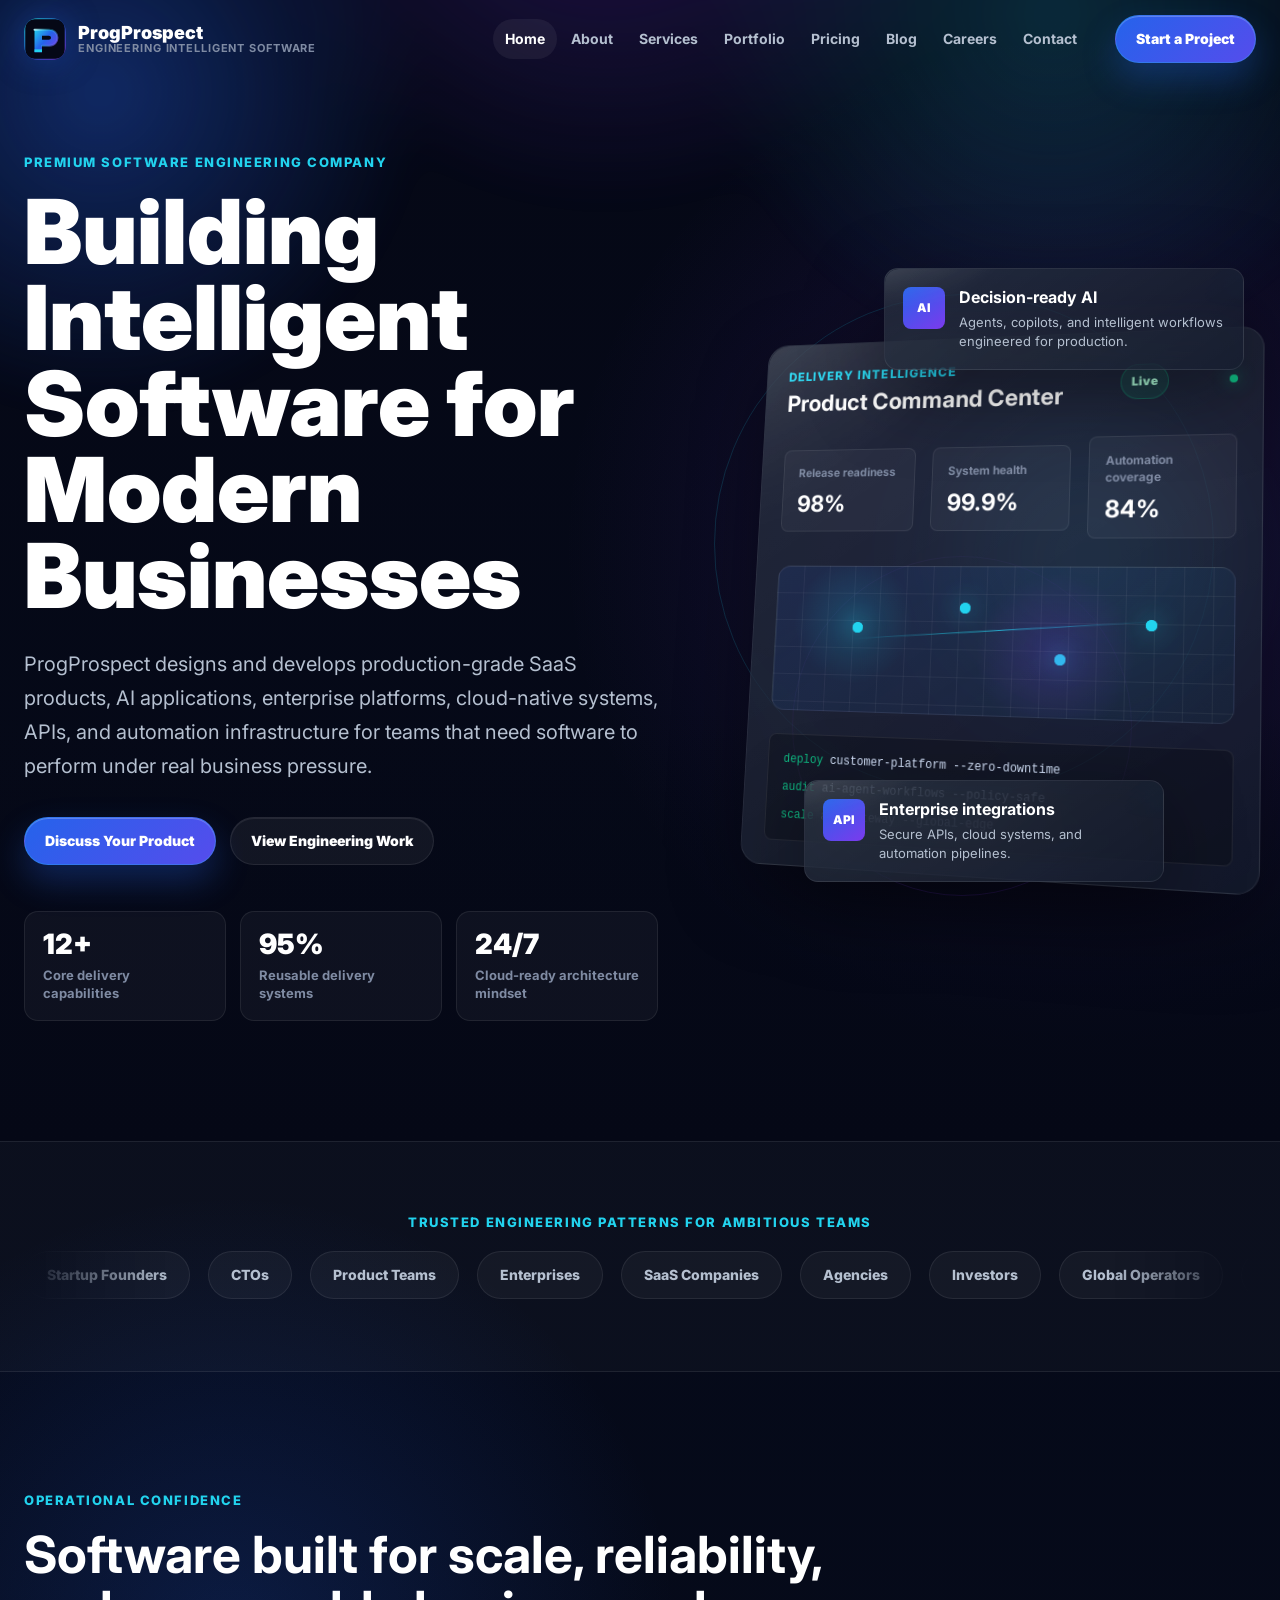
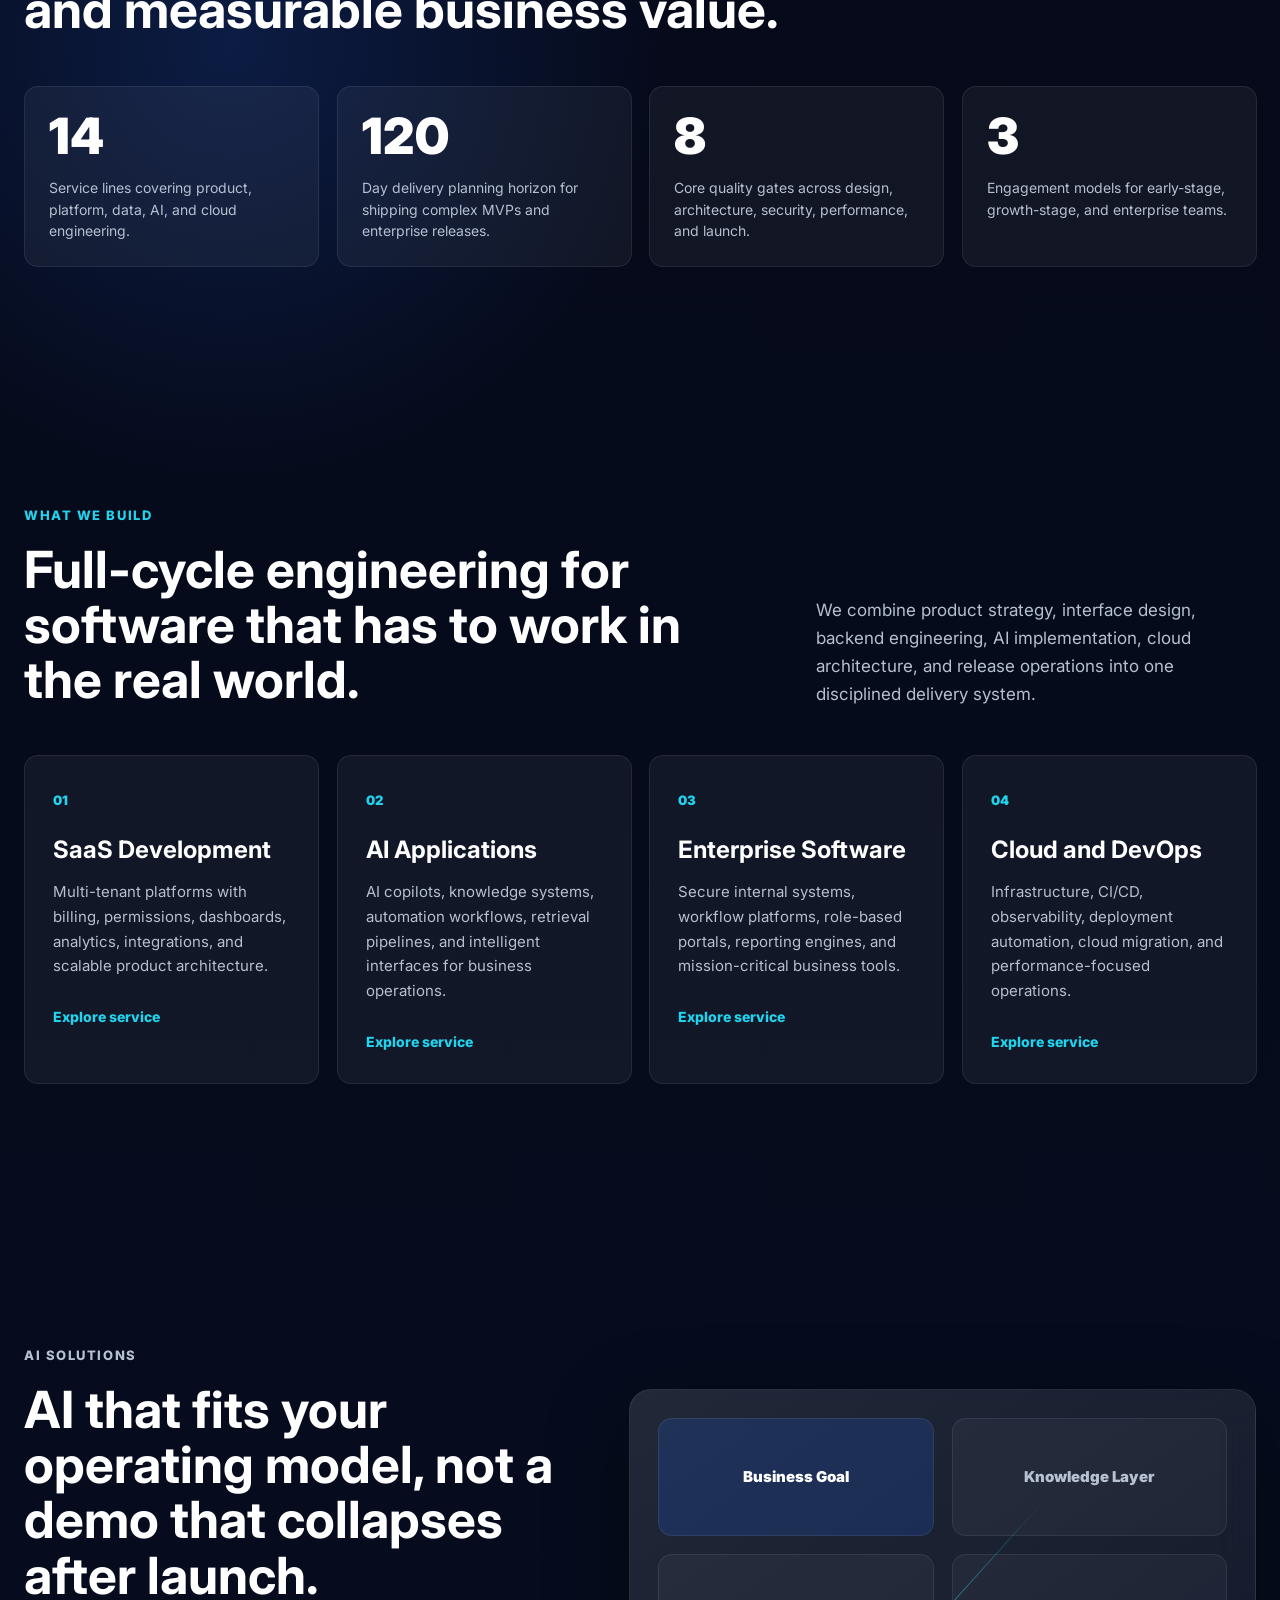
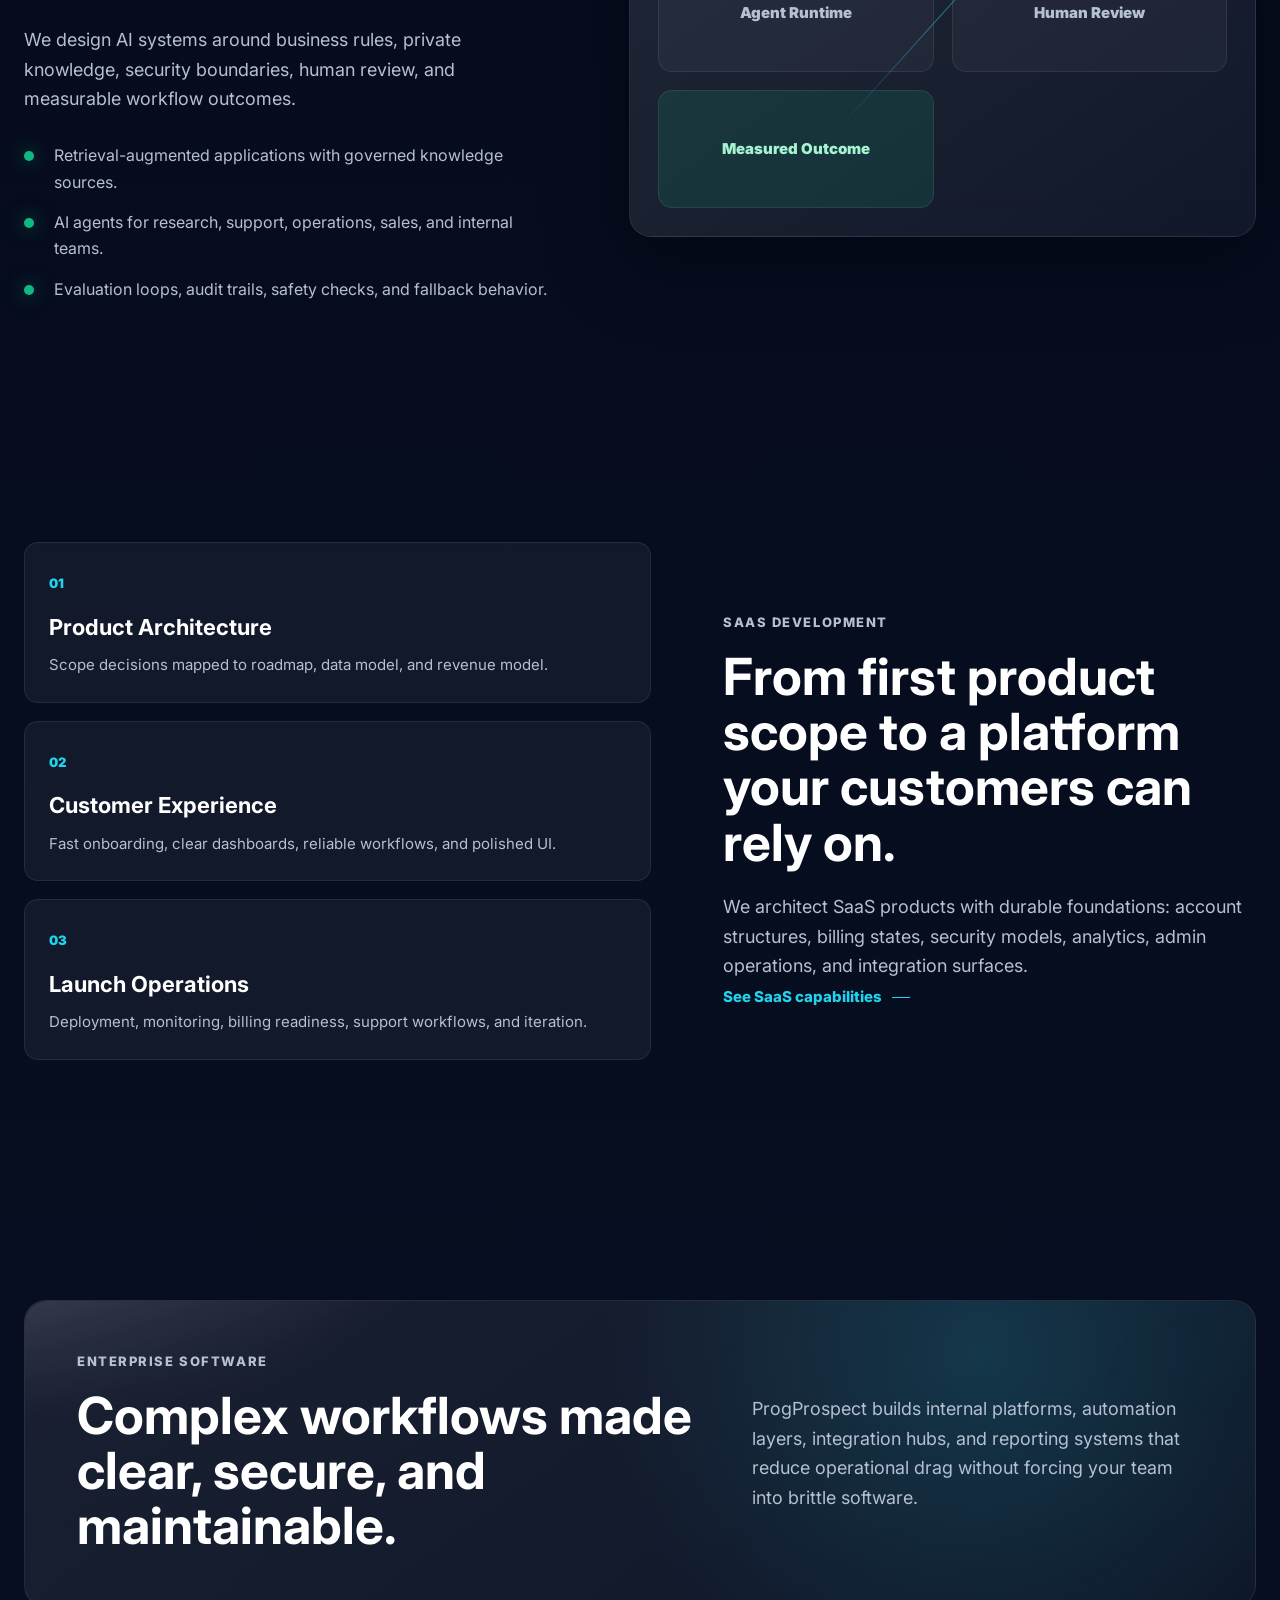
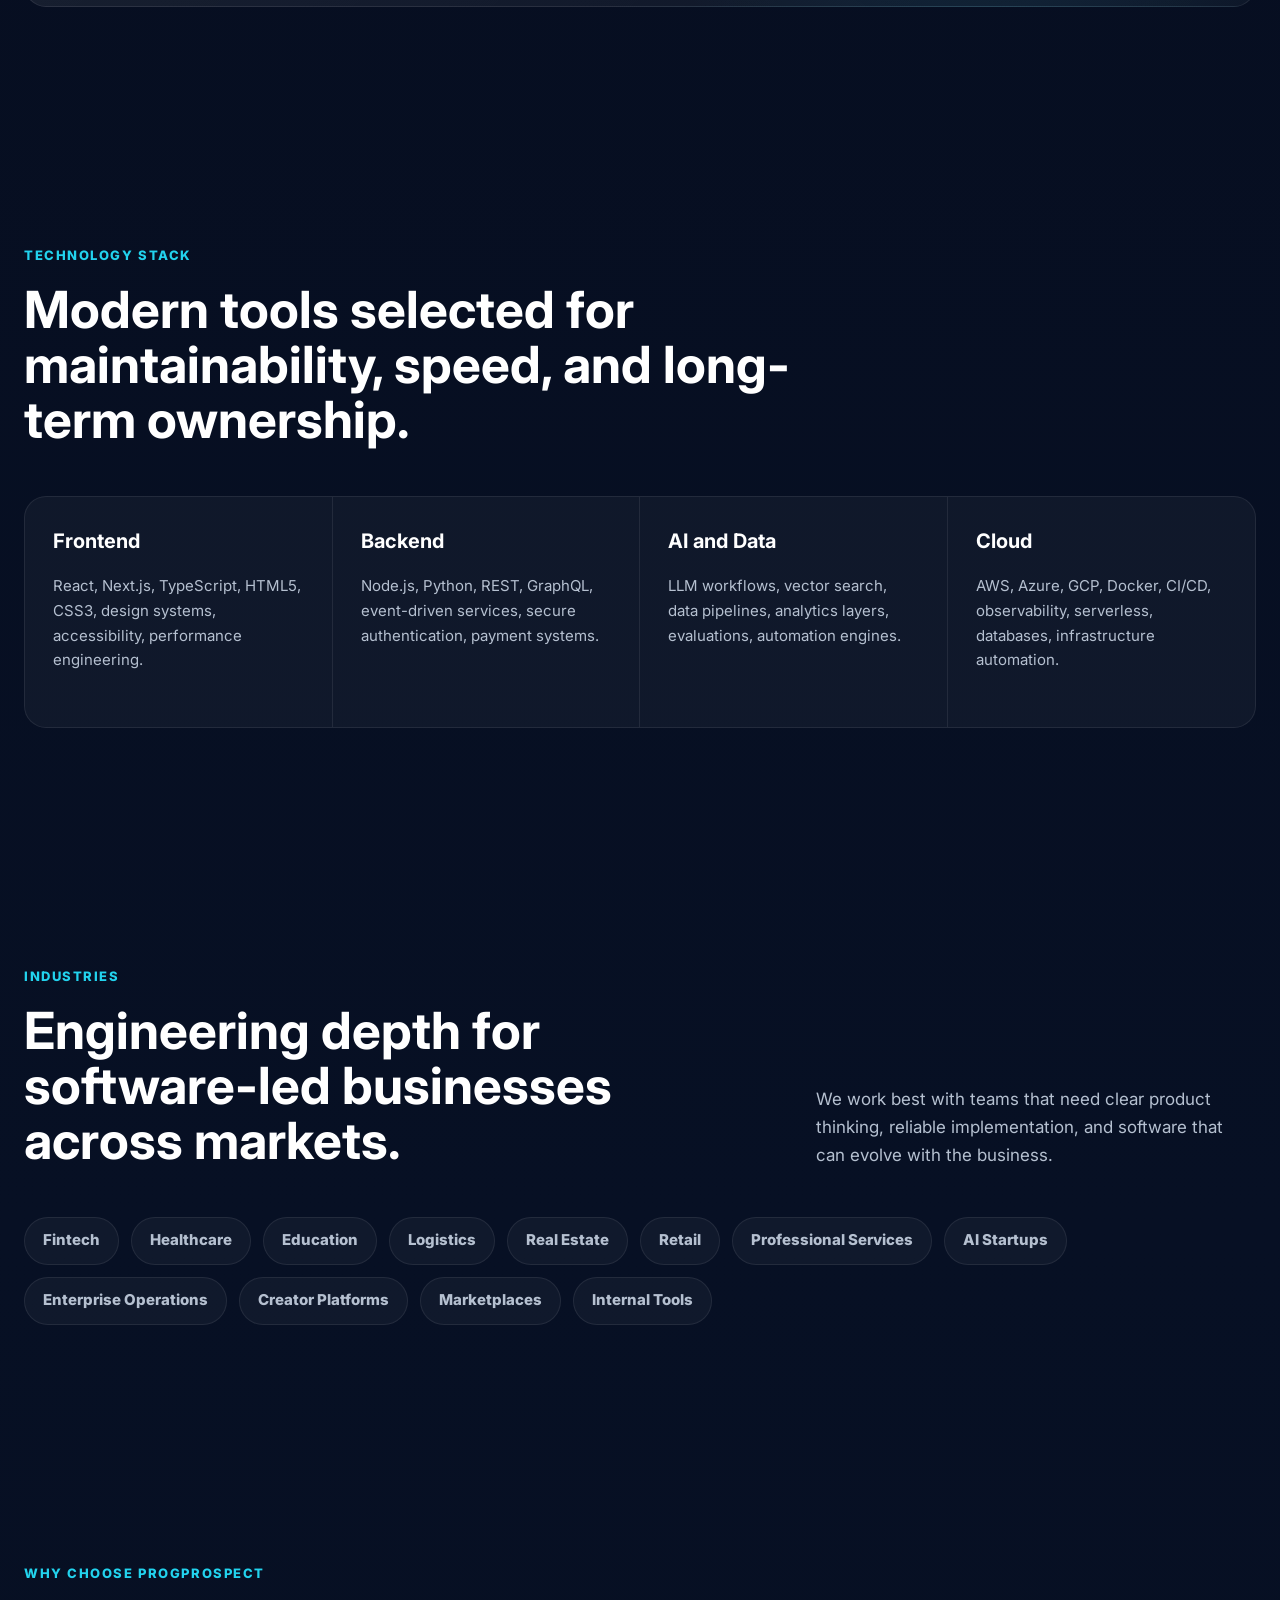
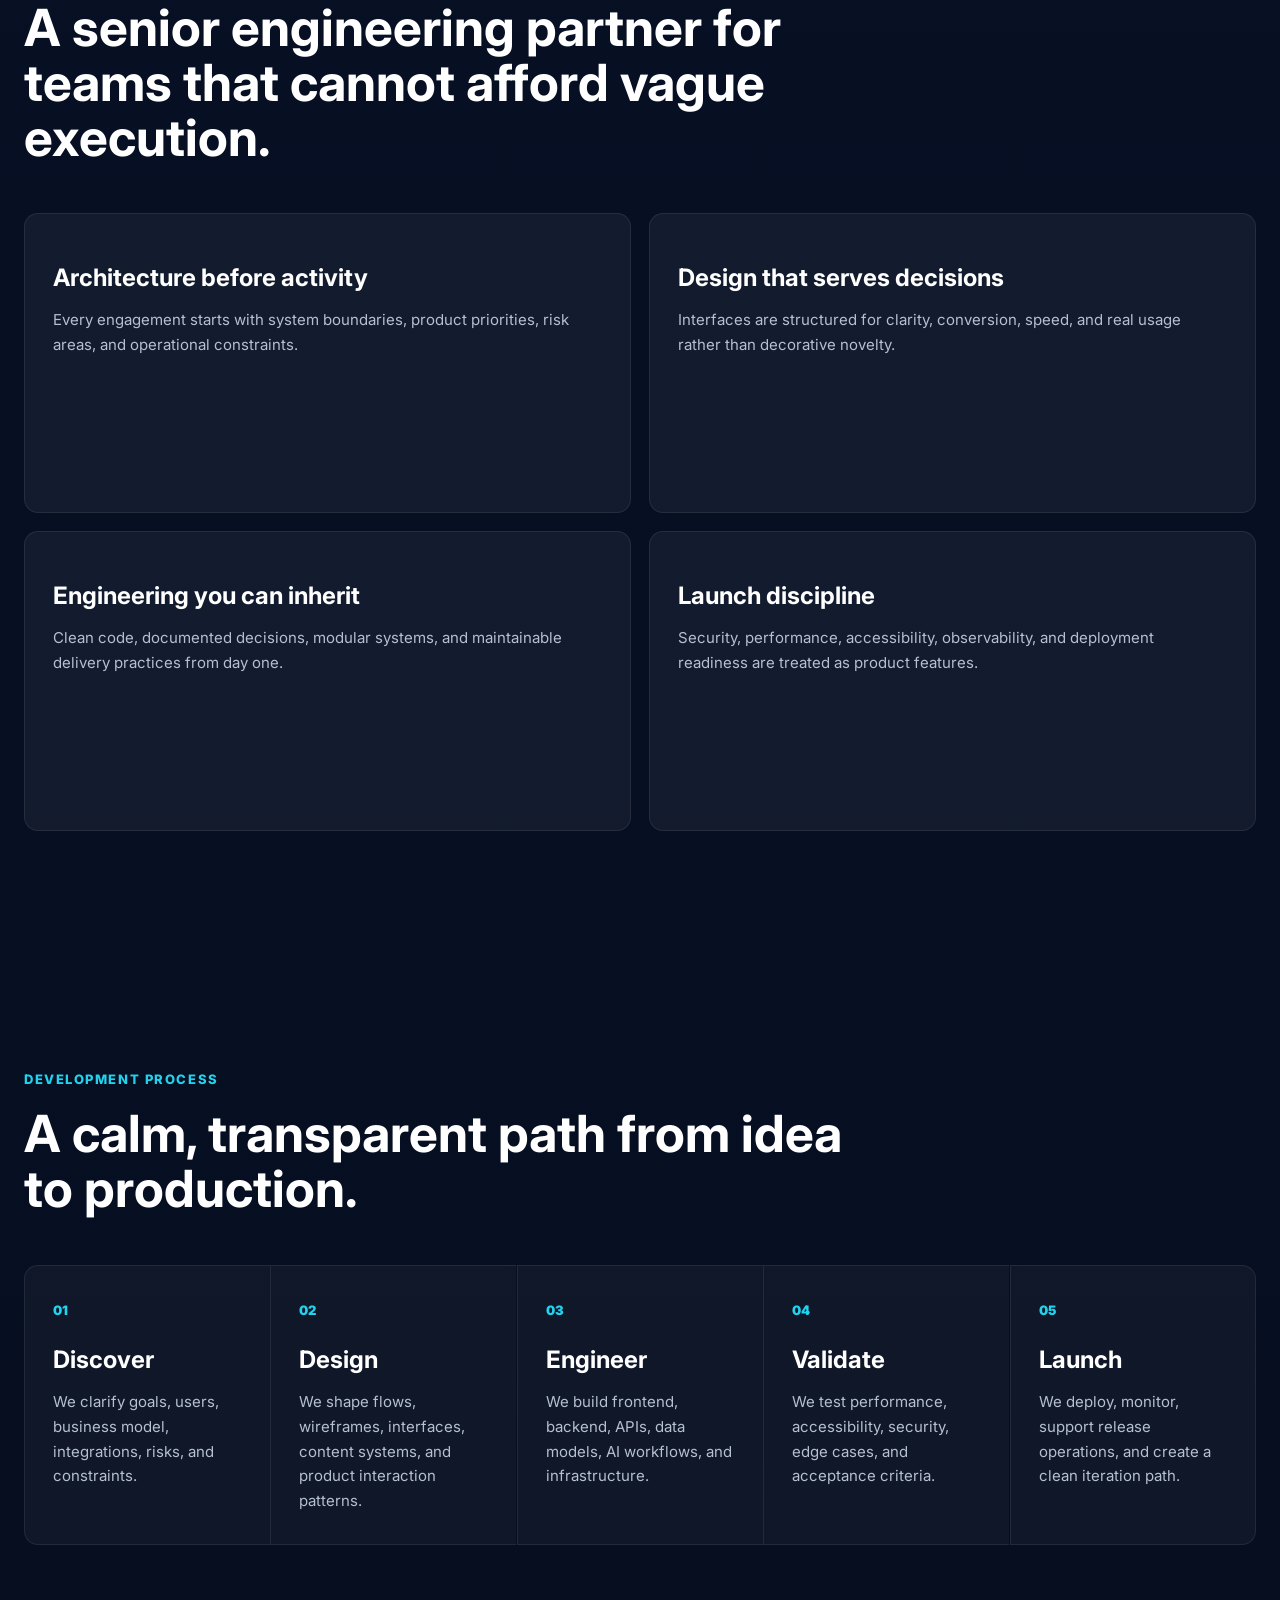
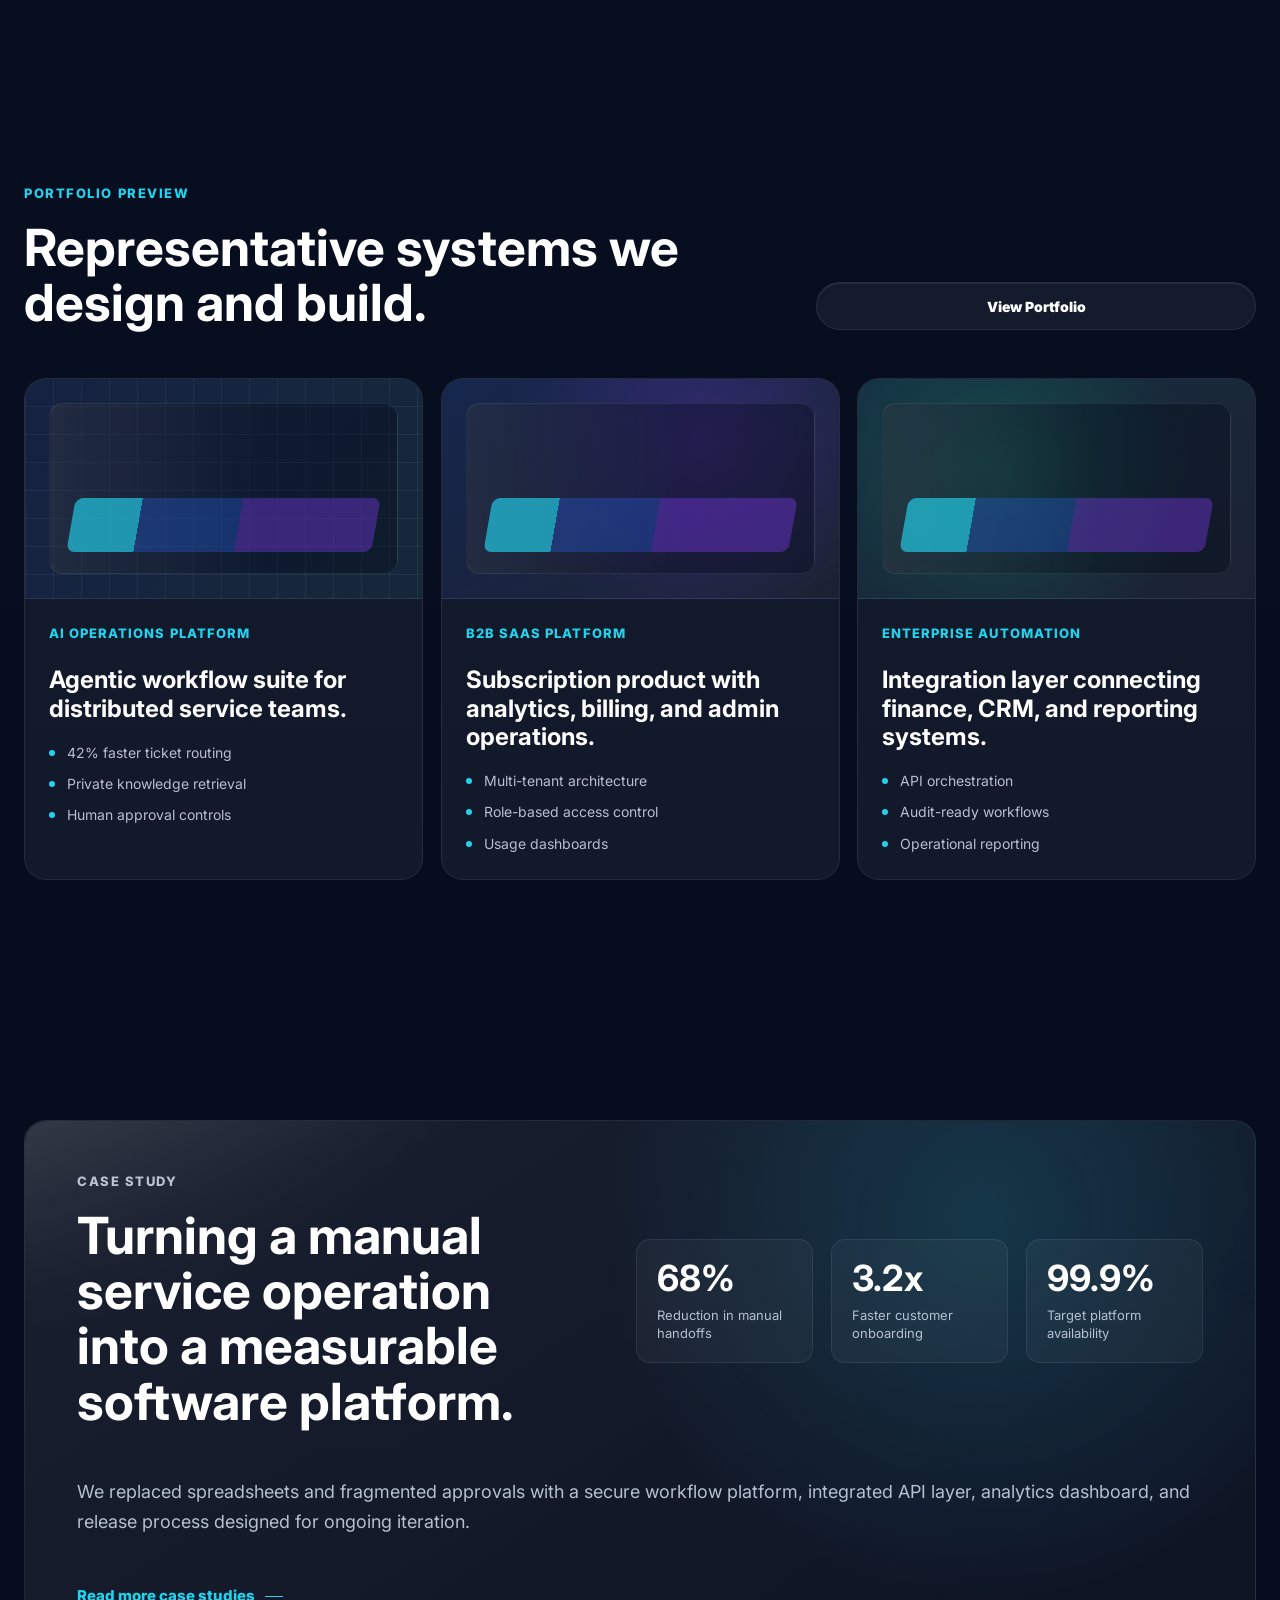
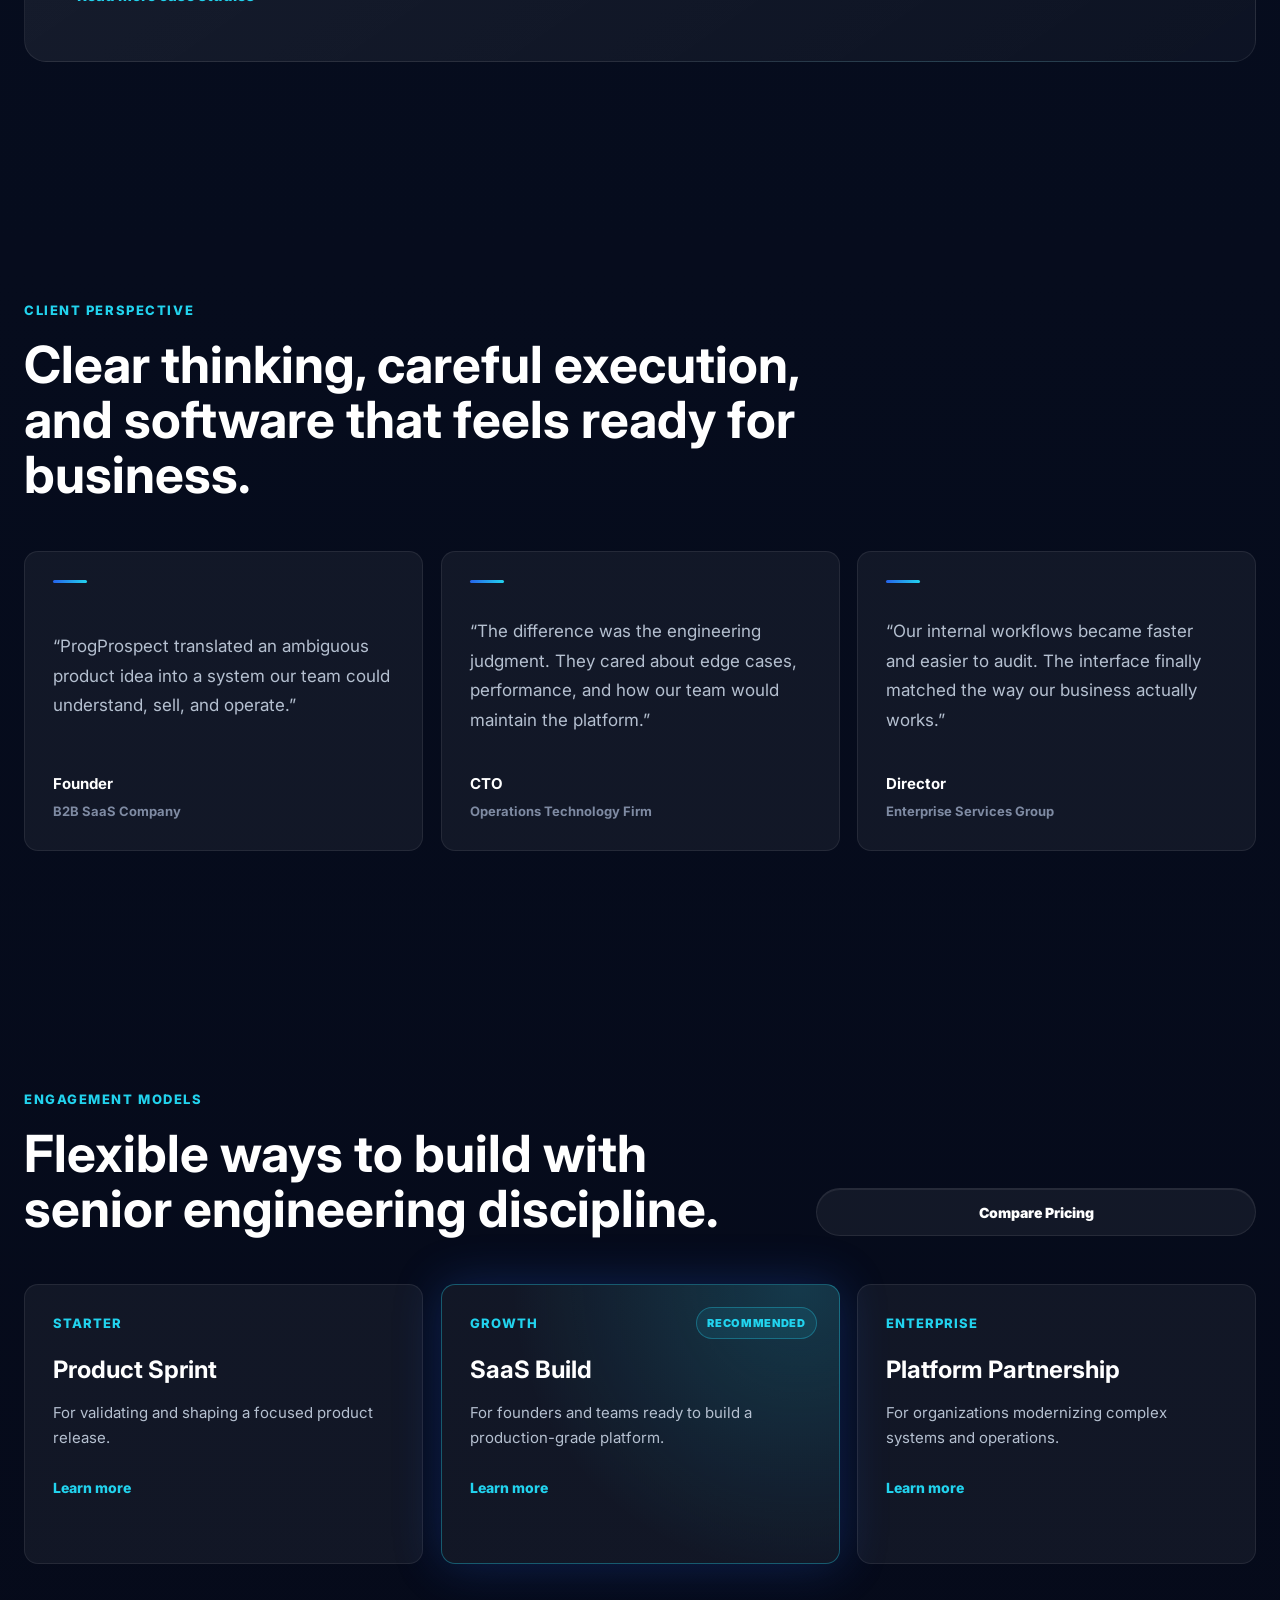
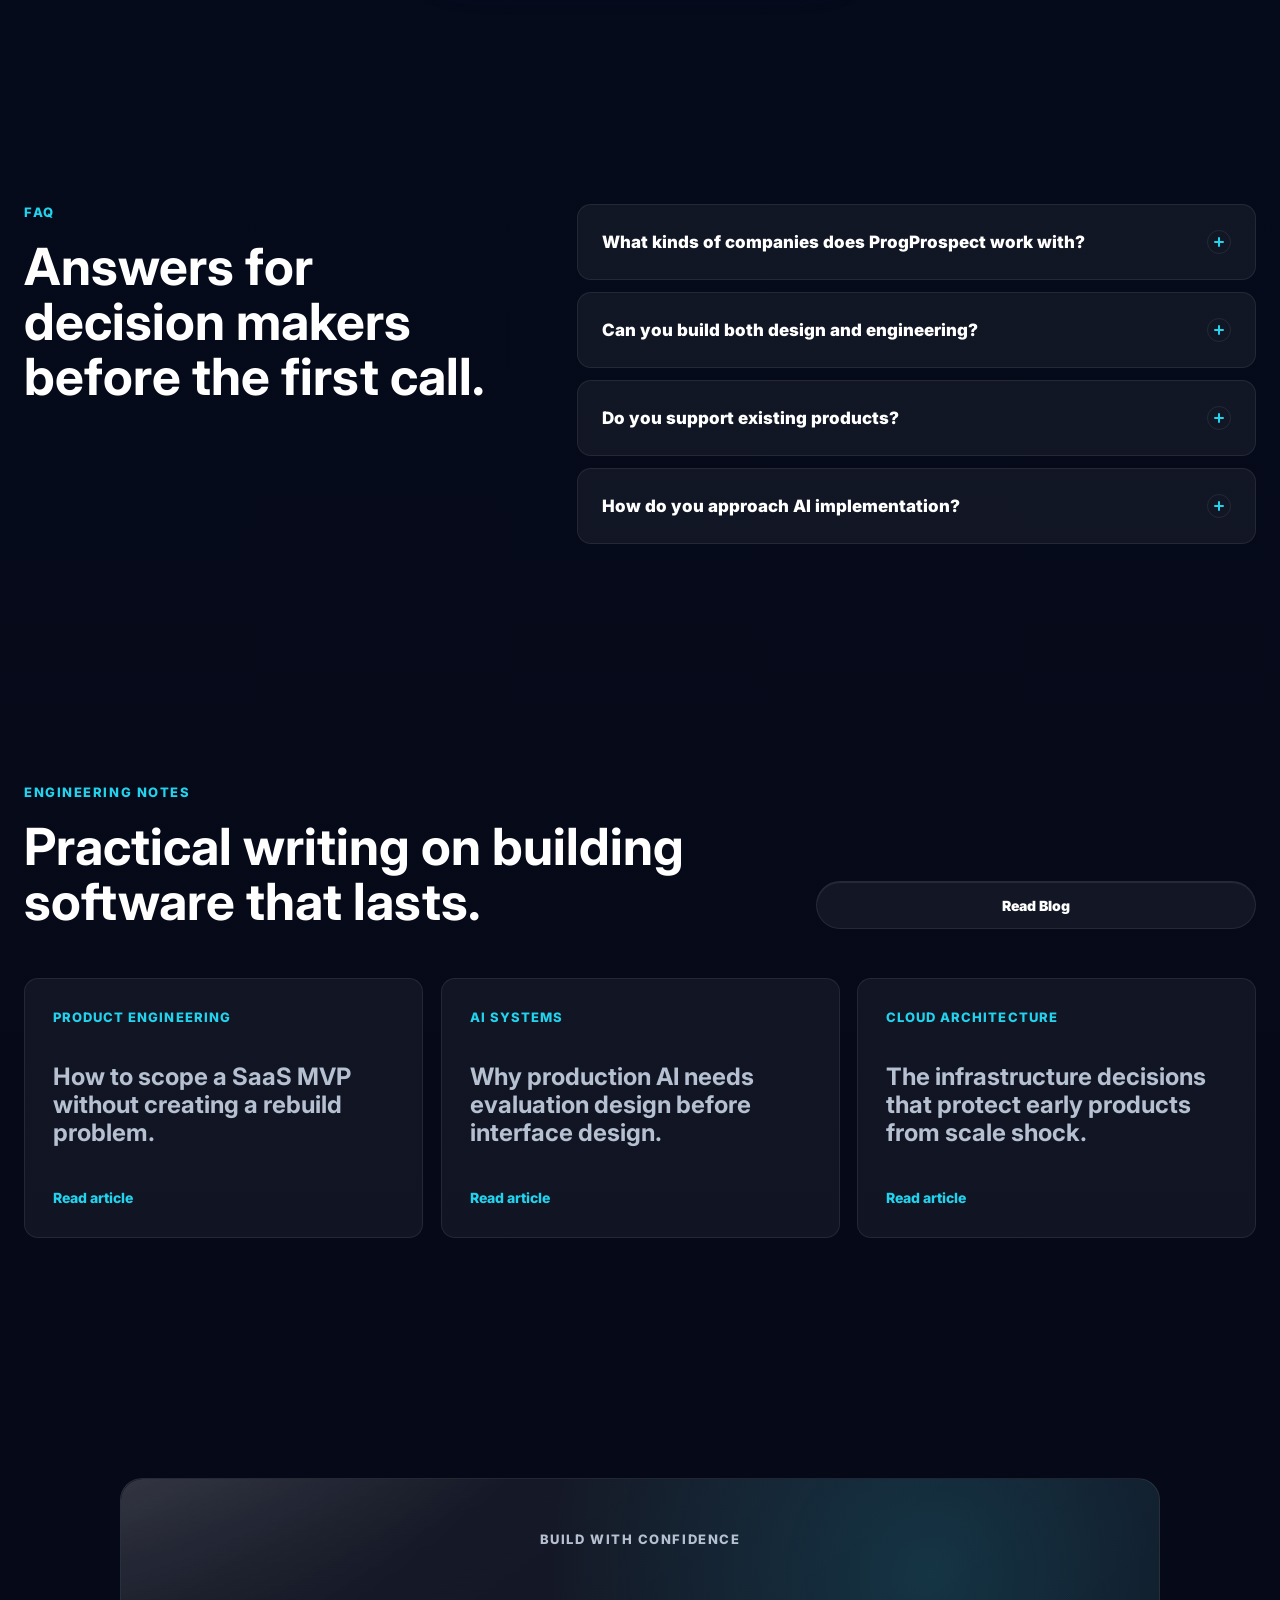
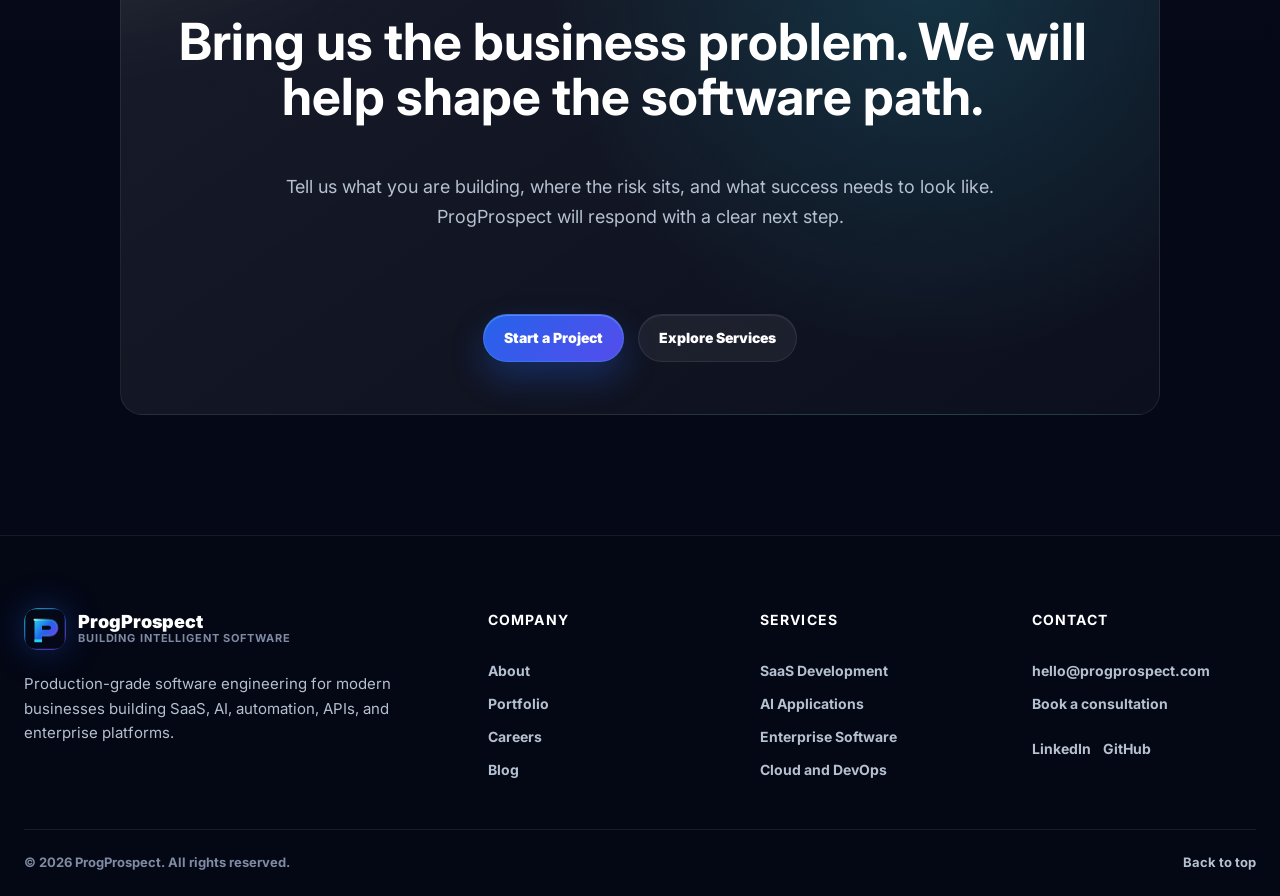
<file: index.html>
<!DOCTYPE html>
<html lang="en">
<head>
  <meta charset="UTF-8">
  <meta name="viewport" content="width=device-width, initial-scale=1.0">
  <meta name="description" content="ProgProspect builds production-grade SaaS products, AI applications, enterprise platforms, APIs, automation systems, and cloud-native software for modern businesses worldwide.">
  <meta name="keywords" content="ProgProspect, SaaS development, AI applications, enterprise software, cloud engineering, automation platforms, API development, custom software company">
  <meta name="author" content="ProgProspect">
  <meta name="robots" content="index, follow">
  <meta name="theme-color" content="#050816">

  <meta property="og:type" content="website">
  <meta property="og:title" content="ProgProspect | Building Intelligent Software for Modern Businesses">
  <meta property="og:description" content="Premium software engineering for SaaS, AI applications, enterprise platforms, automation, APIs, and cloud-native systems.">
  <meta property="og:url" content="https://progprospect.com/">
  <meta property="og:image" content="https://progprospect.com/assets/images/progprospect-og.jpg">
  <meta property="og:site_name" content="ProgProspect">

  <meta name="twitter:card" content="summary_large_image">
  <meta name="twitter:title" content="ProgProspect | Intelligent Software Engineering">
  <meta name="twitter:description" content="We help startups, SMEs, and enterprises transform ambitious ideas into scalable production software.">
  <meta name="twitter:image" content="https://progprospect.com/assets/images/progprospect-og.jpg">

  <title>ProgProspect | Building Intelligent Software for Modern Businesses</title>

  <link rel="canonical" href="https://progprospect.com/">
  <link rel="icon" href="assets/icons/favicon.svg" type="image/svg+xml">
  <link rel="preconnect" href="https://fonts.googleapis.com">
  <link rel="preconnect" href="https://fonts.gstatic.com" crossorigin>
  <link href="https://fonts.googleapis.com/css2?family=Inter:wght@400;500;600;700;800;900&display=swap" rel="stylesheet">
  <link rel="stylesheet" href="css/style.css">
  <link rel="stylesheet" href="css/components.css">
  <link rel="stylesheet" href="css/animations.css">
  <link rel="stylesheet" href="css/responsive.css">

  <script type="application/ld+json">
    {
      "@context": "https://schema.org",
      "@type": "Organization",
      "name": "ProgProspect",
      "url": "https://progprospect.com/",
      "logo": "https://progprospect.com/assets/icons/favicon.svg",
      "description": "ProgProspect designs and develops production-grade SaaS products, AI-powered applications, enterprise software, cloud-native systems, automation platforms, APIs, and digital products for businesses worldwide.",
      "sameAs": [
        "https://www.linkedin.com/company/progprospect",
        "https://github.com/progprospect"
      ],
      "contactPoint": {
        "@type": "ContactPoint",
        "contactType": "Sales",
        "email": "hello@progprospect.com",
        "availableLanguage": ["English"]
      }
    }
  </script>
  <script type="application/ld+json">
    {
      "@context": "https://schema.org",
      "@type": "LocalBusiness",
      "name": "ProgProspect",
      "url": "https://progprospect.com/",
      "image": "https://progprospect.com/assets/images/progprospect-og.jpg",
      "description": "Premium software engineering company for SaaS, AI, automation, APIs, cloud, and enterprise platforms.",
      "address": {
        "@type": "PostalAddress",
        "addressCountry": "IN"
      },
      "email": "hello@progprospect.com"
    }
  </script>
</head>
<body>
  <a class="skip-link" href="#main">Skip to content</a>

  <div class="site-loader" aria-hidden="true">
    <div class="loader-mark">
      <span></span>
      <span></span>
      <span></span>
    </div>
  </div>

  <header class="site-header" data-header>
    <nav class="navbar container" aria-label="Primary navigation">
      <a class="brand" href="index.html" aria-label="ProgProspect home">
        <span class="brand-mark" aria-hidden="true">P</span>
        <span class="brand-copy">
          <span class="brand-name">ProgProspect</span>
          <span class="brand-line">Engineering intelligent software</span>
        </span>
      </a>

      <button class="nav-toggle" type="button" aria-expanded="false" aria-controls="primary-menu" aria-label="Open menu" data-nav-toggle>
        <span></span>
        <span></span>
      </button>

      <div class="nav-panel" id="primary-menu" data-nav-panel>
        <ul class="nav-links">
          <li><a class="active" href="index.html" aria-current="page">Home</a></li>
          <li><a href="about.html">About</a></li>
          <li><a href="services.html">Services</a></li>
          <li><a href="portfolio.html">Portfolio</a></li>
          <li><a href="pricing.html">Pricing</a></li>
          <li><a href="blog.html">Blog</a></li>
          <li><a href="careers.html">Careers</a></li>
          <li><a href="contact.html">Contact</a></li>
        </ul>
        <a class="btn btn-primary nav-cta" href="contact.html">Start a Project</a>
      </div>
    </nav>
  </header>

  <main id="main">
    <section class="hero section-shell" aria-labelledby="hero-title">
      <div class="hero-aurora" aria-hidden="true"></div>
      <div class="hero-grid container">
        <div class="hero-copy reveal">
          <p class="eyebrow">Premium software engineering company</p>
          <h1 id="hero-title">Building Intelligent Software for Modern Businesses</h1>
          <p class="hero-lede">
            ProgProspect designs and develops production-grade SaaS products, AI applications,
            enterprise platforms, cloud-native systems, APIs, and automation infrastructure for teams that need software to perform under real business pressure.
          </p>
          <div class="hero-actions" aria-label="Hero actions">
            <a class="btn btn-primary" href="contact.html">Discuss Your Product</a>
            <a class="btn btn-secondary" href="portfolio.html">View Engineering Work</a>
          </div>
          <dl class="hero-proof" aria-label="ProgProspect capabilities">
            <div>
              <dt>12+</dt>
              <dd>Core delivery capabilities</dd>
            </div>
            <div>
              <dt>95%</dt>
              <dd>Reusable delivery systems</dd>
            </div>
            <div>
              <dt>24/7</dt>
              <dd>Cloud-ready architecture mindset</dd>
            </div>
          </dl>
        </div>

        <div class="hero-visual reveal" data-parallax-scene aria-label="Software delivery command interface preview">
          <div class="dashboard-orbit dashboard-orbit-one" aria-hidden="true"></div>
          <div class="dashboard-orbit dashboard-orbit-two" aria-hidden="true"></div>
          <article class="hero-dashboard glass-panel" data-parallax-depth="0.08">
            <header class="dashboard-header">
              <div>
                <p>Delivery Intelligence</p>
                <h2>Product Command Center</h2>
              </div>
              <span class="status-pill">Live</span>
            </header>
            <div class="dashboard-metrics">
              <div>
                <span>Release readiness</span>
                <strong>98%</strong>
              </div>
              <div>
                <span>System health</span>
                <strong>99.9%</strong>
              </div>
              <div>
                <span>Automation coverage</span>
                <strong>84%</strong>
              </div>
            </div>
            <div class="delivery-map" aria-hidden="true">
              <span></span>
              <span></span>
              <span></span>
              <span></span>
            </div>
            <div class="dashboard-terminal">
              <p><span>deploy</span> customer-platform --zero-downtime</p>
              <p><span>audit</span> ai-agent-workflows --policy-safe</p>
              <p><span>scale</span> api-gateway --global-edge</p>
            </div>
          </article>
          <article class="floating-card floating-card-top glass-panel" data-parallax-depth="0.14">
            <span class="card-icon">AI</span>
            <div>
              <h3>Decision-ready AI</h3>
              <p>Agents, copilots, and intelligent workflows engineered for production.</p>
            </div>
          </article>
          <article class="floating-card floating-card-bottom glass-panel" data-parallax-depth="-0.1">
            <span class="card-icon">API</span>
            <div>
              <h3>Enterprise integrations</h3>
              <p>Secure APIs, cloud systems, and automation pipelines.</p>
            </div>
          </article>
        </div>
      </div>
    </section>

    <section class="trusted section-compact" aria-labelledby="trusted-title">
      <div class="container">
        <p class="section-kicker" id="trusted-title">Trusted engineering patterns for ambitious teams</p>
        <div class="logo-marquee" aria-label="Client categories">
          <div class="logo-track">
            <span>Startup Founders</span>
            <span>CTOs</span>
            <span>Product Teams</span>
            <span>Enterprises</span>
            <span>SaaS Companies</span>
            <span>Agencies</span>
            <span>Investors</span>
            <span>Global Operators</span>
          </div>
        </div>
      </div>
    </section>

    <section class="stats section-shell" aria-labelledby="stats-title">
      <div class="container">
        <div class="section-heading reveal">
          <p class="eyebrow">Operational confidence</p>
          <h2 id="stats-title">Software built for scale, reliability, and measurable business value.</h2>
        </div>
        <div class="stats-grid">
          <article class="stat-card reveal">
            <strong data-counter="14">0</strong>
            <span>Service lines covering product, platform, data, AI, and cloud engineering.</span>
          </article>
          <article class="stat-card reveal">
            <strong data-counter="120">0</strong>
            <span>Day delivery planning horizon for shipping complex MVPs and enterprise releases.</span>
          </article>
          <article class="stat-card reveal">
            <strong data-counter="8">0</strong>
            <span>Core quality gates across design, architecture, security, performance, and launch.</span>
          </article>
          <article class="stat-card reveal">
            <strong data-counter="3">0</strong>
            <span>Engagement models for early-stage, growth-stage, and enterprise teams.</span>
          </article>
        </div>
      </div>
    </section>

    <section class="services section-shell" aria-labelledby="services-title">
      <div class="container">
        <div class="section-heading split reveal">
          <div>
            <p class="eyebrow">What we build</p>
            <h2 id="services-title">Full-cycle engineering for software that has to work in the real world.</h2>
          </div>
          <p>
            We combine product strategy, interface design, backend engineering, AI implementation, cloud architecture, and release operations into one disciplined delivery system.
          </p>
        </div>
        <div class="service-grid">
          <article class="service-card reveal">
            <span class="service-number">01</span>
            <h3>SaaS Development</h3>
            <p>Multi-tenant platforms with billing, permissions, dashboards, analytics, integrations, and scalable product architecture.</p>
            <a href="services.html#saas-development">Explore service</a>
          </article>
          <article class="service-card reveal">
            <span class="service-number">02</span>
            <h3>AI Applications</h3>
            <p>AI copilots, knowledge systems, automation workflows, retrieval pipelines, and intelligent interfaces for business operations.</p>
            <a href="services.html#ai-applications">Explore service</a>
          </article>
          <article class="service-card reveal">
            <span class="service-number">03</span>
            <h3>Enterprise Software</h3>
            <p>Secure internal systems, workflow platforms, role-based portals, reporting engines, and mission-critical business tools.</p>
            <a href="services.html#enterprise-platforms">Explore service</a>
          </article>
          <article class="service-card reveal">
            <span class="service-number">04</span>
            <h3>Cloud and DevOps</h3>
            <p>Infrastructure, CI/CD, observability, deployment automation, cloud migration, and performance-focused operations.</p>
            <a href="services.html#cloud-devops">Explore service</a>
          </article>
        </div>
      </div>
    </section>

    <section class="feature-band section-shell" aria-labelledby="ai-title">
      <div class="container feature-layout">
        <div class="feature-copy reveal">
          <p class="eyebrow">AI solutions</p>
          <h2 id="ai-title">AI that fits your operating model, not a demo that collapses after launch.</h2>
          <p>
            We design AI systems around business rules, private knowledge, security boundaries, human review, and measurable workflow outcomes.
          </p>
          <ul class="check-list">
            <li>Retrieval-augmented applications with governed knowledge sources.</li>
            <li>AI agents for research, support, operations, sales, and internal teams.</li>
            <li>Evaluation loops, audit trails, safety checks, and fallback behavior.</li>
          </ul>
        </div>
        <div class="system-panel glass-panel reveal" aria-label="AI workflow architecture">
          <div class="system-node primary">Business Goal</div>
          <div class="system-line"></div>
          <div class="system-node">Knowledge Layer</div>
          <div class="system-node">Agent Runtime</div>
          <div class="system-node">Human Review</div>
          <div class="system-node success">Measured Outcome</div>
        </div>
      </div>
    </section>

    <section class="feature-band section-shell" aria-labelledby="saas-title">
      <div class="container feature-layout reverse">
        <div class="feature-copy reveal">
          <p class="eyebrow">SaaS development</p>
          <h2 id="saas-title">From first product scope to a platform your customers can rely on.</h2>
          <p>
            We architect SaaS products with durable foundations: account structures, billing states, security models, analytics, admin operations, and integration surfaces.
          </p>
          <a class="text-link" href="services.html#saas-development">See SaaS capabilities</a>
        </div>
        <div class="product-stack reveal">
          <article>
            <span>01</span>
            <h3>Product Architecture</h3>
            <p>Scope decisions mapped to roadmap, data model, and revenue model.</p>
          </article>
          <article>
            <span>02</span>
            <h3>Customer Experience</h3>
            <p>Fast onboarding, clear dashboards, reliable workflows, and polished UI.</p>
          </article>
          <article>
            <span>03</span>
            <h3>Launch Operations</h3>
            <p>Deployment, monitoring, billing readiness, support workflows, and iteration.</p>
          </article>
        </div>
      </div>
    </section>

    <section class="enterprise section-shell" aria-labelledby="enterprise-title">
      <div class="container">
        <div class="enterprise-card reveal">
          <div>
            <p class="eyebrow">Enterprise software</p>
            <h2 id="enterprise-title">Complex workflows made clear, secure, and maintainable.</h2>
          </div>
          <p>
            ProgProspect builds internal platforms, automation layers, integration hubs, and reporting systems that reduce operational drag without forcing your team into brittle software.
          </p>
        </div>
      </div>
    </section>

    <section class="tech section-shell" aria-labelledby="tech-title">
      <div class="container">
        <div class="section-heading reveal">
          <p class="eyebrow">Technology stack</p>
          <h2 id="tech-title">Modern tools selected for maintainability, speed, and long-term ownership.</h2>
        </div>
        <div class="tech-grid reveal">
          <div>
            <h3>Frontend</h3>
            <p>React, Next.js, TypeScript, HTML5, CSS3, design systems, accessibility, performance engineering.</p>
          </div>
          <div>
            <h3>Backend</h3>
            <p>Node.js, Python, REST, GraphQL, event-driven services, secure authentication, payment systems.</p>
          </div>
          <div>
            <h3>AI and Data</h3>
            <p>LLM workflows, vector search, data pipelines, analytics layers, evaluations, automation engines.</p>
          </div>
          <div>
            <h3>Cloud</h3>
            <p>AWS, Azure, GCP, Docker, CI/CD, observability, serverless, databases, infrastructure automation.</p>
          </div>
        </div>
      </div>
    </section>

    <section class="industries section-shell" aria-labelledby="industries-title">
      <div class="container">
        <div class="section-heading split reveal">
          <div>
            <p class="eyebrow">Industries</p>
            <h2 id="industries-title">Engineering depth for software-led businesses across markets.</h2>
          </div>
          <p>We work best with teams that need clear product thinking, reliable implementation, and software that can evolve with the business.</p>
        </div>
        <div class="industry-grid">
          <span>Fintech</span>
          <span>Healthcare</span>
          <span>Education</span>
          <span>Logistics</span>
          <span>Real Estate</span>
          <span>Retail</span>
          <span>Professional Services</span>
          <span>AI Startups</span>
          <span>Enterprise Operations</span>
          <span>Creator Platforms</span>
          <span>Marketplaces</span>
          <span>Internal Tools</span>
        </div>
      </div>
    </section>

    <section class="why section-shell" aria-labelledby="why-title">
      <div class="container">
        <div class="section-heading reveal">
          <p class="eyebrow">Why choose ProgProspect</p>
          <h2 id="why-title">A senior engineering partner for teams that cannot afford vague execution.</h2>
        </div>
        <div class="why-grid">
          <article class="why-card reveal">
            <h3>Architecture before activity</h3>
            <p>Every engagement starts with system boundaries, product priorities, risk areas, and operational constraints.</p>
          </article>
          <article class="why-card reveal">
            <h3>Design that serves decisions</h3>
            <p>Interfaces are structured for clarity, conversion, speed, and real usage rather than decorative novelty.</p>
          </article>
          <article class="why-card reveal">
            <h3>Engineering you can inherit</h3>
            <p>Clean code, documented decisions, modular systems, and maintainable delivery practices from day one.</p>
          </article>
          <article class="why-card reveal">
            <h3>Launch discipline</h3>
            <p>Security, performance, accessibility, observability, and deployment readiness are treated as product features.</p>
          </article>
        </div>
      </div>
    </section>

    <section class="process section-shell" aria-labelledby="process-title">
      <div class="container">
        <div class="section-heading reveal">
          <p class="eyebrow">Development process</p>
          <h2 id="process-title">A calm, transparent path from idea to production.</h2>
        </div>
        <ol class="timeline">
          <li class="timeline-item reveal">
            <span>01</span>
            <h3>Discover</h3>
            <p>We clarify goals, users, business model, integrations, risks, and constraints.</p>
          </li>
          <li class="timeline-item reveal">
            <span>02</span>
            <h3>Design</h3>
            <p>We shape flows, wireframes, interfaces, content systems, and product interaction patterns.</p>
          </li>
          <li class="timeline-item reveal">
            <span>03</span>
            <h3>Engineer</h3>
            <p>We build frontend, backend, APIs, data models, AI workflows, and infrastructure.</p>
          </li>
          <li class="timeline-item reveal">
            <span>04</span>
            <h3>Validate</h3>
            <p>We test performance, accessibility, security, edge cases, and acceptance criteria.</p>
          </li>
          <li class="timeline-item reveal">
            <span>05</span>
            <h3>Launch</h3>
            <p>We deploy, monitor, support release operations, and create a clean iteration path.</p>
          </li>
        </ol>
      </div>
    </section>

    <section class="portfolio-preview section-shell" aria-labelledby="portfolio-title">
      <div class="container">
        <div class="section-heading split reveal">
          <div>
            <p class="eyebrow">Portfolio preview</p>
            <h2 id="portfolio-title">Representative systems we design and build.</h2>
          </div>
          <a class="btn btn-secondary" href="portfolio.html">View Portfolio</a>
        </div>
        <div class="project-grid">
          <article class="project-card reveal">
            <div class="project-visual project-visual-one" aria-hidden="true"></div>
            <div>
              <p>AI Operations Platform</p>
              <h3>Agentic workflow suite for distributed service teams.</h3>
              <ul>
                <li>42% faster ticket routing</li>
                <li>Private knowledge retrieval</li>
                <li>Human approval controls</li>
              </ul>
            </div>
          </article>
          <article class="project-card reveal">
            <div class="project-visual project-visual-two" aria-hidden="true"></div>
            <div>
              <p>B2B SaaS Platform</p>
              <h3>Subscription product with analytics, billing, and admin operations.</h3>
              <ul>
                <li>Multi-tenant architecture</li>
                <li>Role-based access control</li>
                <li>Usage dashboards</li>
              </ul>
            </div>
          </article>
          <article class="project-card reveal">
            <div class="project-visual project-visual-three" aria-hidden="true"></div>
            <div>
              <p>Enterprise Automation</p>
              <h3>Integration layer connecting finance, CRM, and reporting systems.</h3>
              <ul>
                <li>API orchestration</li>
                <li>Audit-ready workflows</li>
                <li>Operational reporting</li>
              </ul>
            </div>
          </article>
        </div>
      </div>
    </section>

    <section class="case-studies section-shell" aria-labelledby="case-title">
      <div class="container">
        <div class="case-card reveal">
          <div>
            <p class="eyebrow">Case study</p>
            <h2 id="case-title">Turning a manual service operation into a measurable software platform.</h2>
          </div>
          <div class="case-metrics">
            <div><strong>68%</strong><span>Reduction in manual handoffs</span></div>
            <div><strong>3.2x</strong><span>Faster customer onboarding</span></div>
            <div><strong>99.9%</strong><span>Target platform availability</span></div>
          </div>
          <p>
            We replaced spreadsheets and fragmented approvals with a secure workflow platform, integrated API layer, analytics dashboard, and release process designed for ongoing iteration.
          </p>
          <a class="text-link" href="portfolio.html">Read more case studies</a>
        </div>
      </div>
    </section>

    <section class="testimonials section-shell" aria-labelledby="testimonials-title">
      <div class="container">
        <div class="section-heading reveal">
          <p class="eyebrow">Client perspective</p>
          <h2 id="testimonials-title">Clear thinking, careful execution, and software that feels ready for business.</h2>
        </div>
        <div class="testimonial-grid">
          <figure class="testimonial-card reveal">
            <blockquote>
              “ProgProspect translated an ambiguous product idea into a system our team could understand, sell, and operate.”
            </blockquote>
            <figcaption>
              <strong>Founder</strong>
              <span>B2B SaaS Company</span>
            </figcaption>
          </figure>
          <figure class="testimonial-card reveal">
            <blockquote>
              “The difference was the engineering judgment. They cared about edge cases, performance, and how our team would maintain the platform.”
            </blockquote>
            <figcaption>
              <strong>CTO</strong>
              <span>Operations Technology Firm</span>
            </figcaption>
          </figure>
          <figure class="testimonial-card reveal">
            <blockquote>
              “Our internal workflows became faster and easier to audit. The interface finally matched the way our business actually works.”
            </blockquote>
            <figcaption>
              <strong>Director</strong>
              <span>Enterprise Services Group</span>
            </figcaption>
          </figure>
        </div>
      </div>
    </section>

    <section class="pricing-preview section-shell" aria-labelledby="pricing-title">
      <div class="container">
        <div class="section-heading split reveal">
          <div>
            <p class="eyebrow">Engagement models</p>
            <h2 id="pricing-title">Flexible ways to build with senior engineering discipline.</h2>
          </div>
          <a class="btn btn-secondary" href="pricing.html">Compare Pricing</a>
        </div>
        <div class="pricing-grid">
          <article class="pricing-card reveal">
            <p>Starter</p>
            <h3>Product Sprint</h3>
            <span>For validating and shaping a focused product release.</span>
            <a href="pricing.html#starter">Learn more</a>
          </article>
          <article class="pricing-card featured reveal">
            <p>Growth</p>
            <h3>SaaS Build</h3>
            <span>For founders and teams ready to build a production-grade platform.</span>
            <a href="pricing.html#growth">Learn more</a>
          </article>
          <article class="pricing-card reveal">
            <p>Enterprise</p>
            <h3>Platform Partnership</h3>
            <span>For organizations modernizing complex systems and operations.</span>
            <a href="pricing.html#enterprise">Learn more</a>
          </article>
        </div>
      </div>
    </section>

    <section class="faq section-shell" aria-labelledby="faq-title">
      <div class="container faq-layout">
        <div class="section-heading reveal">
          <p class="eyebrow">FAQ</p>
          <h2 id="faq-title">Answers for decision makers before the first call.</h2>
        </div>
        <div class="accordion" data-accordion>
          <article class="accordion-item reveal">
            <button type="button" aria-expanded="false">
              What kinds of companies does ProgProspect work with?
              <span aria-hidden="true"></span>
            </button>
            <div class="accordion-panel">
              <p>We work with startups, SMEs, enterprise teams, agencies, SaaS founders, and operators who need dependable product engineering for software-led business goals.</p>
            </div>
          </article>
          <article class="accordion-item reveal">
            <button type="button" aria-expanded="false">
              Can you build both design and engineering?
              <span aria-hidden="true"></span>
            </button>
            <div class="accordion-panel">
              <p>Yes. We can handle product strategy, UX/UI design, frontend, backend, APIs, AI workflows, cloud infrastructure, QA, deployment, and launch support.</p>
            </div>
          </article>
          <article class="accordion-item reveal">
            <button type="button" aria-expanded="false">
              Do you support existing products?
              <span aria-hidden="true"></span>
            </button>
            <div class="accordion-panel">
              <p>Yes. We can audit, stabilize, redesign, refactor, extend, migrate, or modernize an existing product without forcing a full rebuild when one is not necessary.</p>
            </div>
          </article>
          <article class="accordion-item reveal">
            <button type="button" aria-expanded="false">
              How do you approach AI implementation?
              <span aria-hidden="true"></span>
            </button>
            <div class="accordion-panel">
              <p>We focus on business outcomes, data quality, workflow fit, safety, evaluation, and maintainability so the AI system can be trusted beyond a prototype.</p>
            </div>
          </article>
        </div>
      </div>
    </section>

    <section class="blog-preview section-shell" aria-labelledby="blog-title">
      <div class="container">
        <div class="section-heading split reveal">
          <div>
            <p class="eyebrow">Engineering notes</p>
            <h2 id="blog-title">Practical writing on building software that lasts.</h2>
          </div>
          <a class="btn btn-secondary" href="blog.html">Read Blog</a>
        </div>
        <div class="blog-grid">
          <article class="blog-card reveal">
            <p>Product Engineering</p>
            <h3>How to scope a SaaS MVP without creating a rebuild problem.</h3>
            <a href="blog.html">Read article</a>
          </article>
          <article class="blog-card reveal">
            <p>AI Systems</p>
            <h3>Why production AI needs evaluation design before interface design.</h3>
            <a href="blog.html">Read article</a>
          </article>
          <article class="blog-card reveal">
            <p>Cloud Architecture</p>
            <h3>The infrastructure decisions that protect early products from scale shock.</h3>
            <a href="blog.html">Read article</a>
          </article>
        </div>
      </div>
    </section>

    <section class="cta section-shell" aria-labelledby="cta-title">
      <div class="container">
        <div class="cta-panel reveal">
          <p class="eyebrow">Build with confidence</p>
          <h2 id="cta-title">Bring us the business problem. We will help shape the software path.</h2>
          <p>
            Tell us what you are building, where the risk sits, and what success needs to look like. ProgProspect will respond with a clear next step.
          </p>
          <div class="cta-actions">
            <a class="btn btn-primary" href="contact.html">Start a Project</a>
            <a class="btn btn-secondary" href="services.html">Explore Services</a>
          </div>
        </div>
      </div>
    </section>
  </main>

  <footer class="site-footer">
    <div class="container footer-grid">
      <div class="footer-brand">
        <a class="brand" href="index.html" aria-label="ProgProspect home">
          <span class="brand-mark" aria-hidden="true">P</span>
          <span class="brand-copy">
            <span class="brand-name">ProgProspect</span>
            <span class="brand-line">Building Intelligent Software</span>
          </span>
        </a>
        <p>Production-grade software engineering for modern businesses building SaaS, AI, automation, APIs, and enterprise platforms.
          
        </p>
      </div>
      <nav aria-label="Footer company links">
        <h2>Company</h2>
        <a href="about.html">About</a>
        <a href="portfolio.html">Portfolio</a>
        <a href="careers.html">Careers</a>
        <a href="blog.html">Blog</a>
      </nav>
      <nav aria-label="Footer services links">
        <h2>Services</h2>
        <a href="services.html#saas-development">SaaS Development</a>
        <a href="services.html#ai-applications">AI Applications</a>
        <a href="services.html#enterprise-platforms">Enterprise Software</a>
        <a href="services.html#cloud-devops">Cloud and DevOps</a>
      </nav>
      <div class="footer-contact">
        <h2>Contact</h2>
        <a href="mailto:hello@progprospect.com">hello@progprospect.com</a>
        <a href="contact.html">Book a consultation</a>
        <div class="social-links" aria-label="Social links">
          <a href="https://www.linkedin.com/company/progprospect" rel="noopener" target="_blank">LinkedIn</a>
          <a href="https://github.com/progprospect" rel="noopener" target="_blank">GitHub</a>
        </div>
      </div>
    </div>
    <div class="container footer-bottom">
      <p>&copy; 2026 ProgProspect. All rights reserved.</p>
      <a href="#main" class="back-to-top" data-back-to-top>Back to top</a>
    </div>
  </footer>

  <script src="js/main.js" defer></script>
  <script src="js/animations.js" defer></script>
  <script src="js/cursor.js" defer></script>
  <script src="js/faq.js" defer></script>
</body>
</html>
</file>
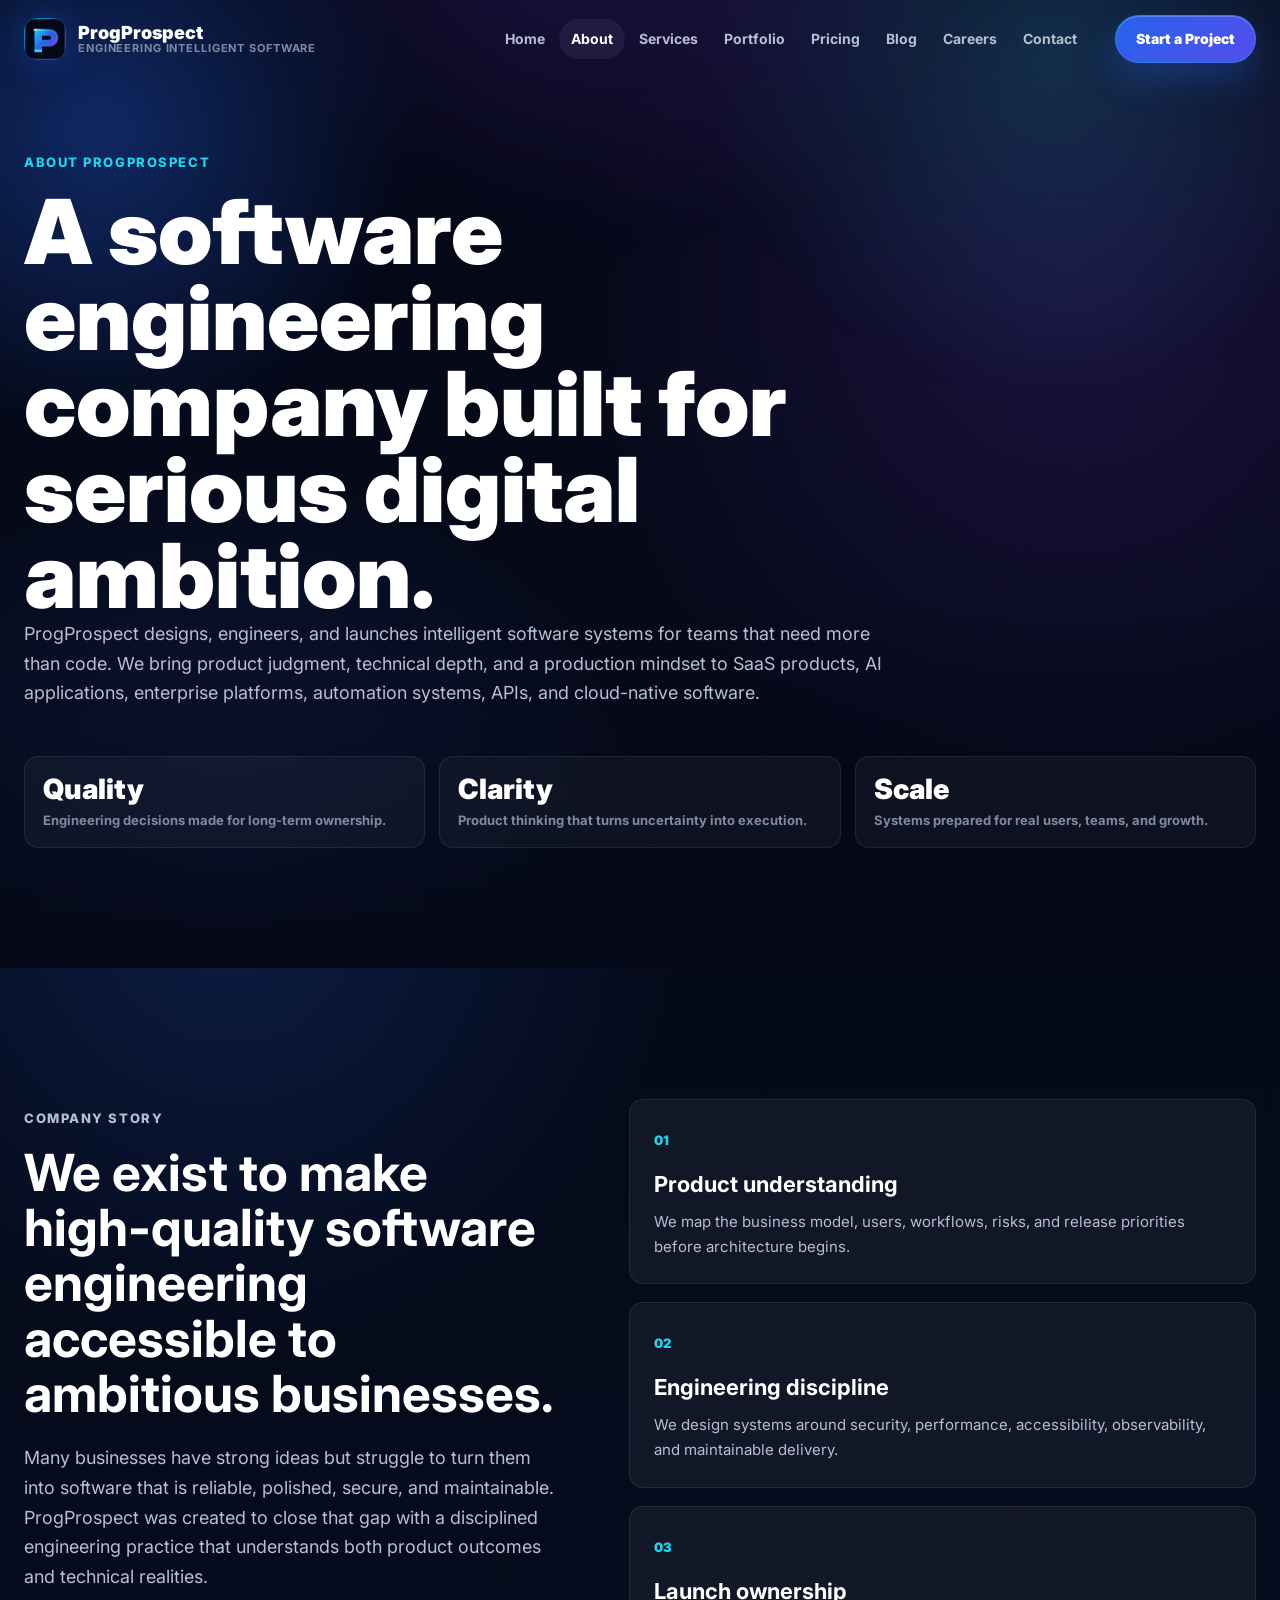
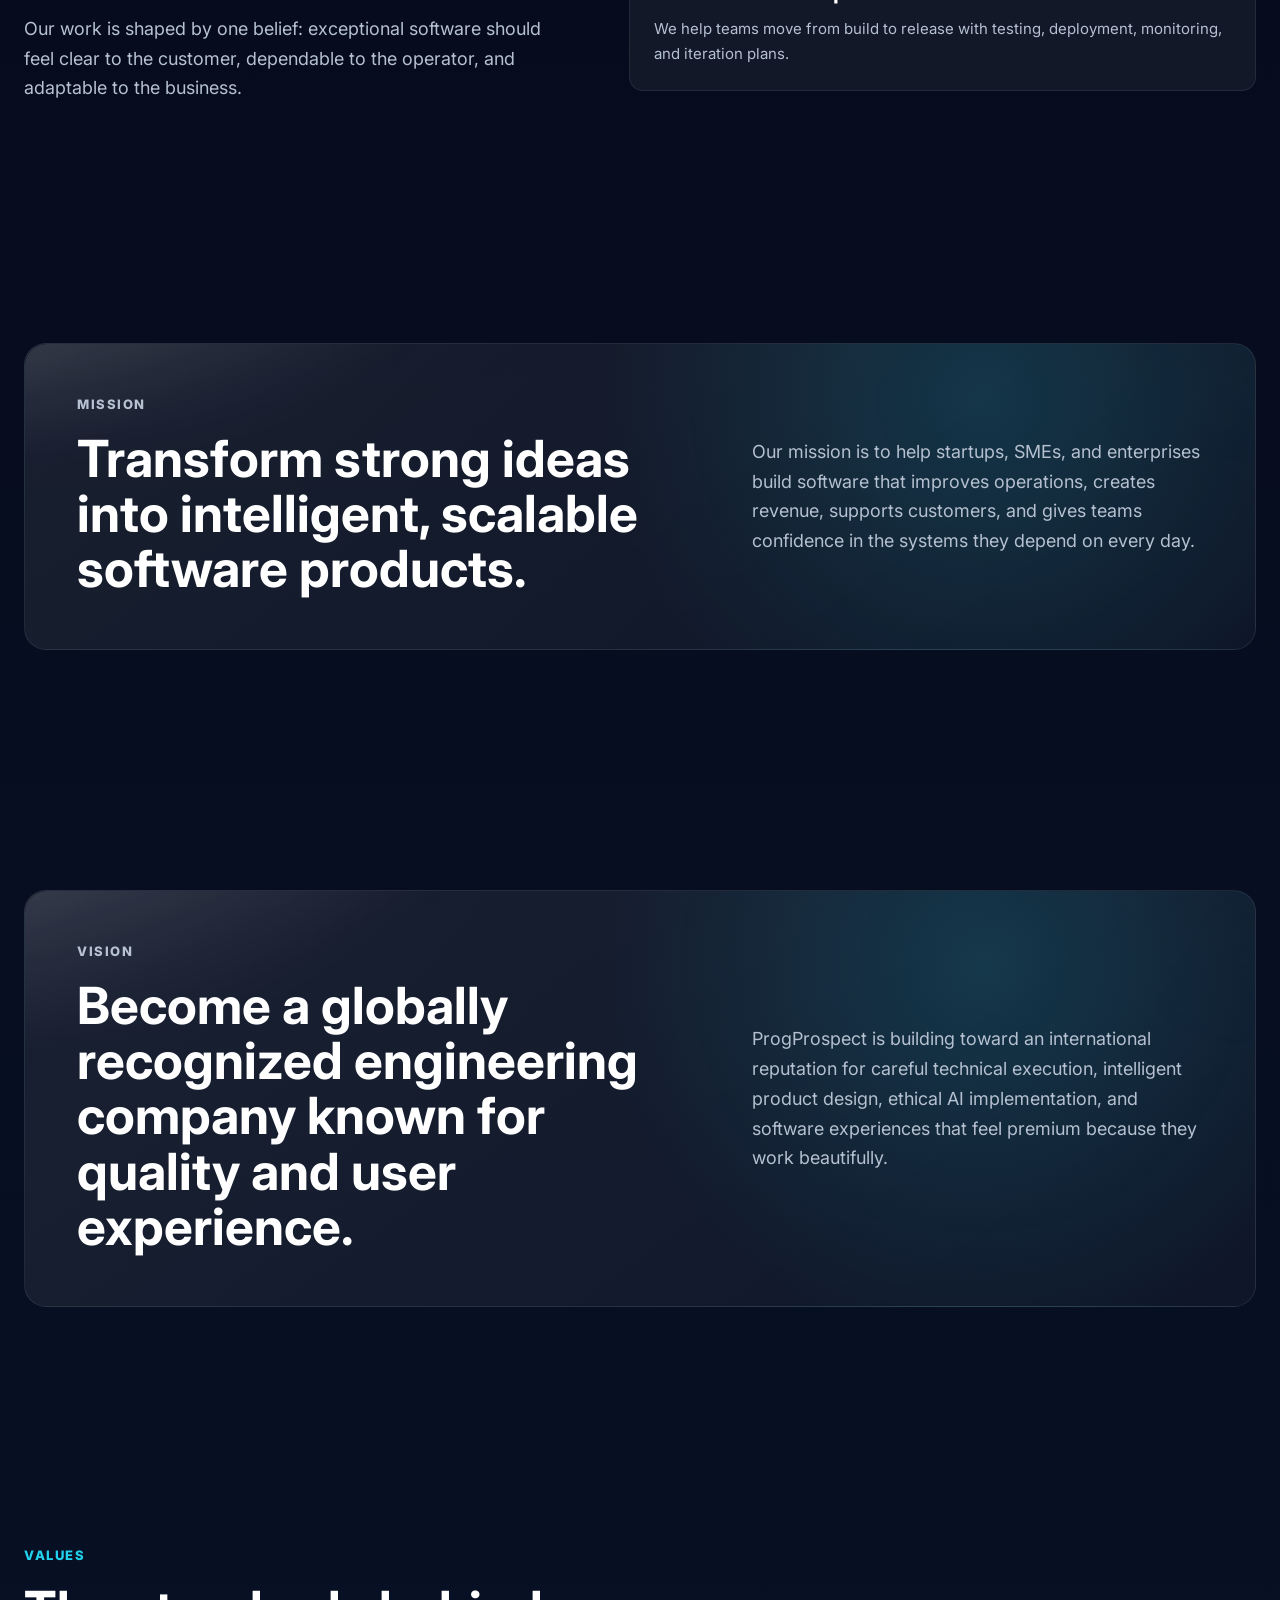
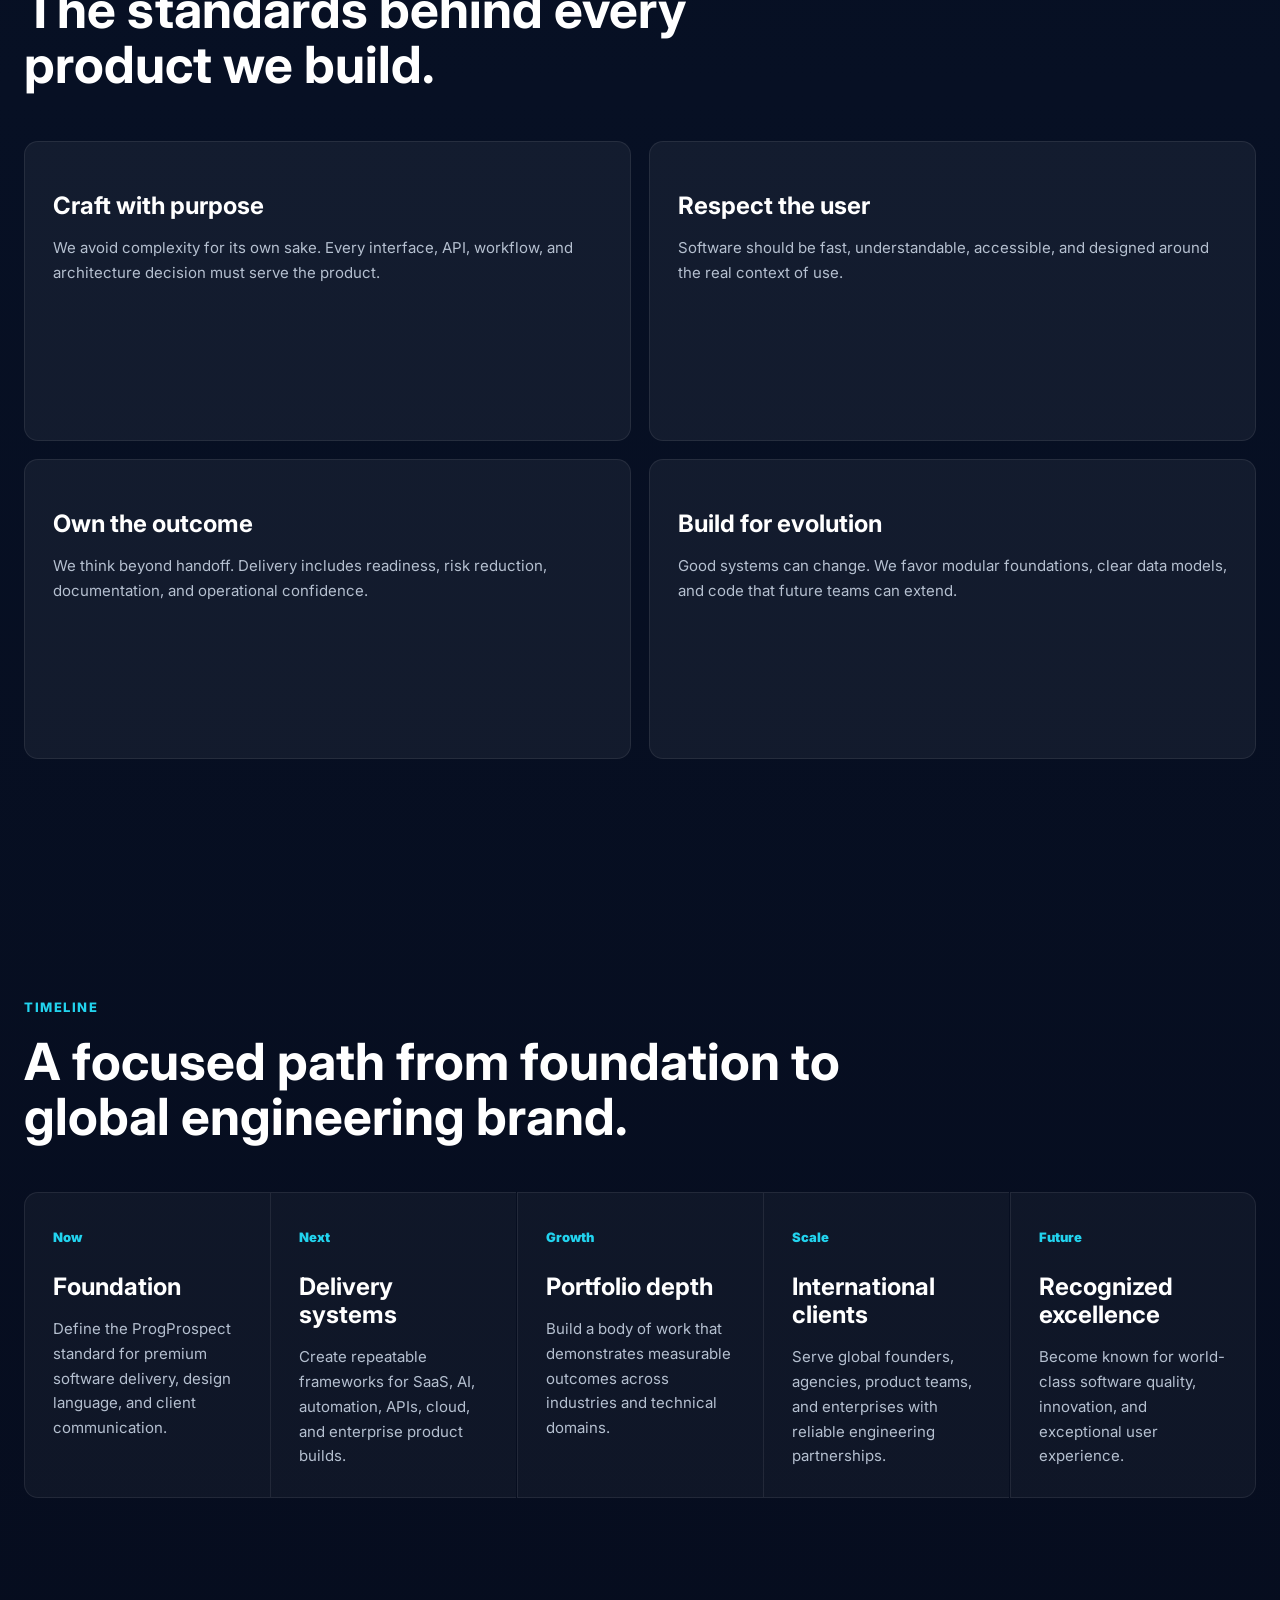
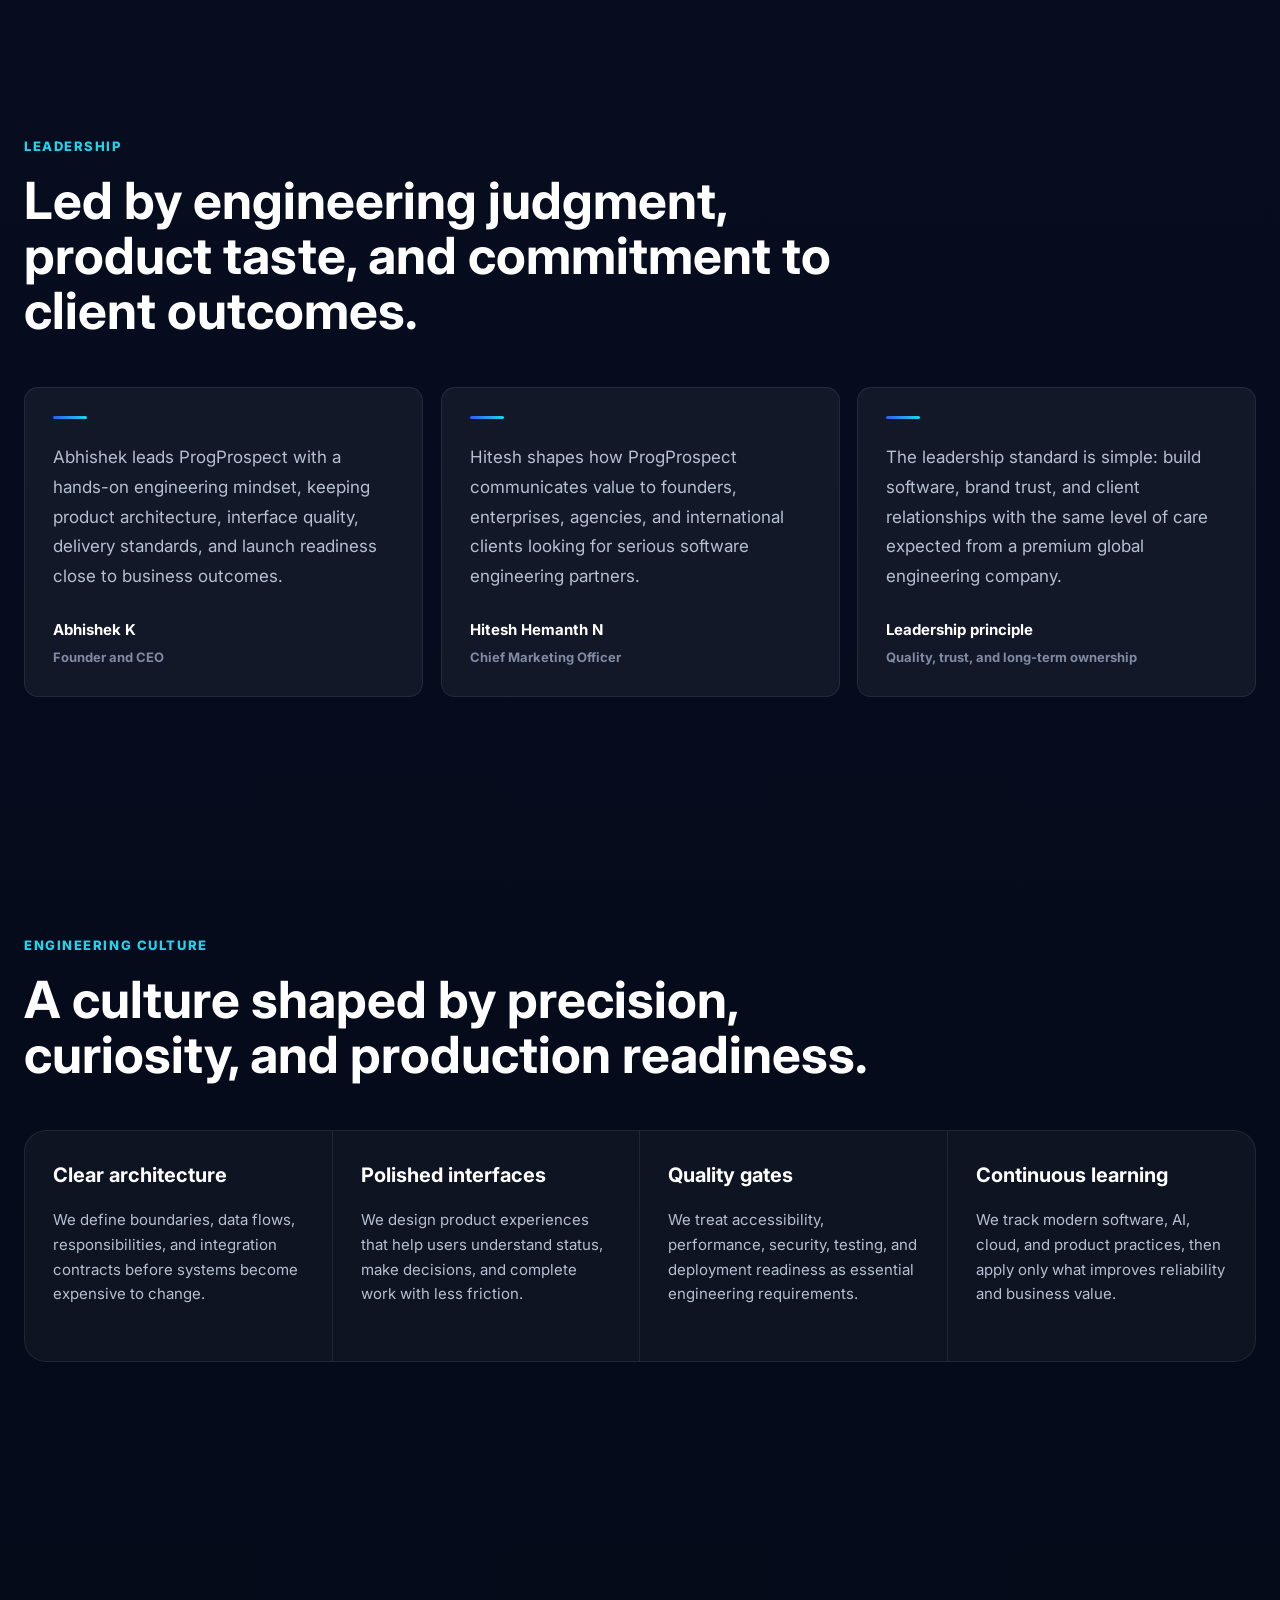
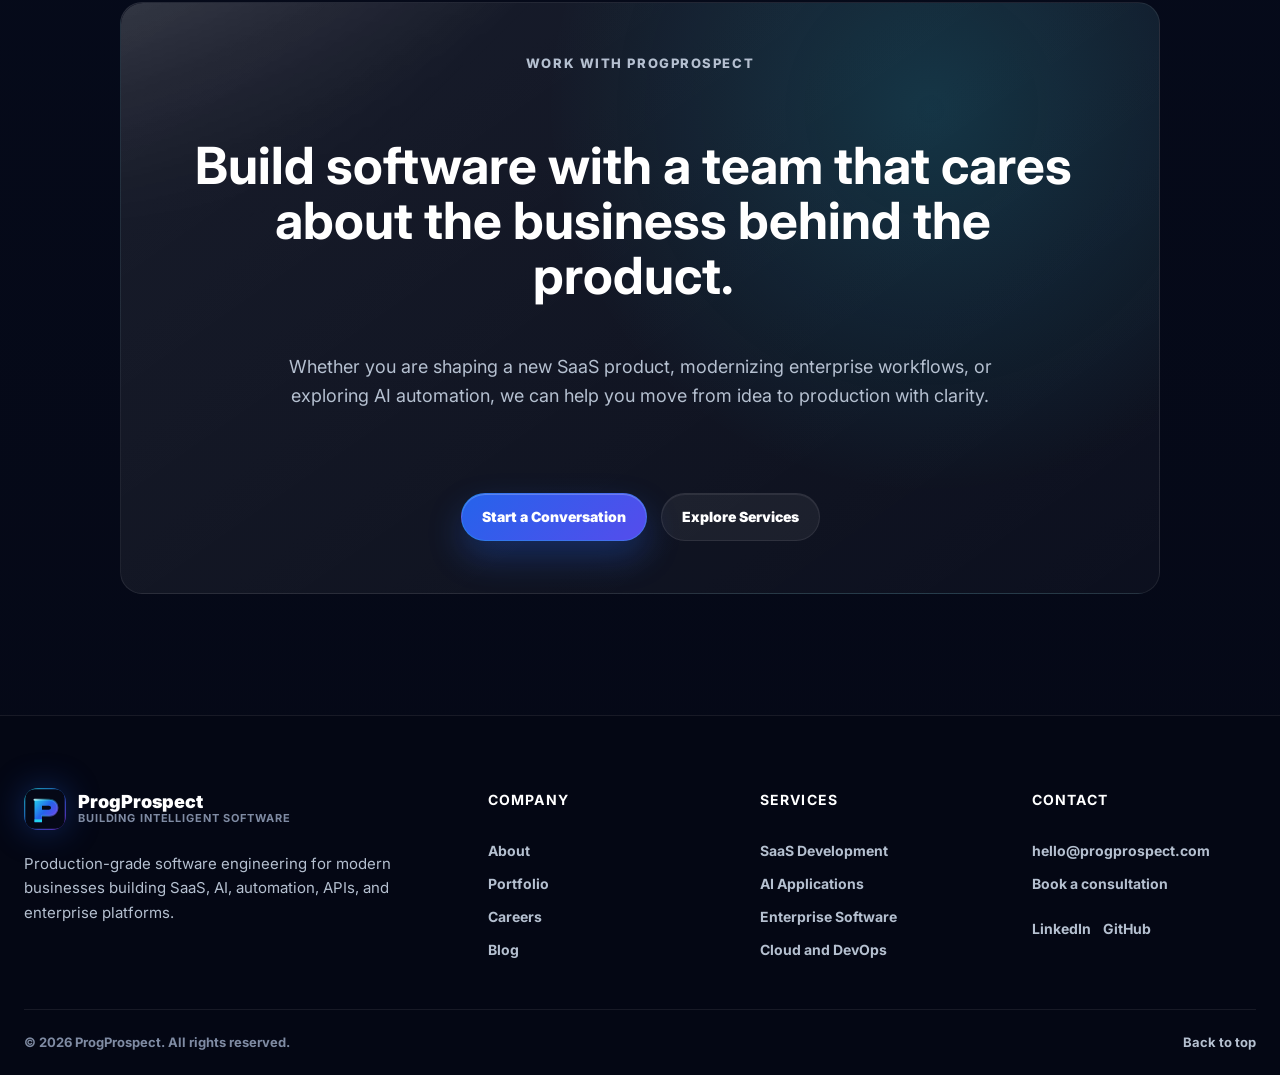
<file: about.html>
<!DOCTYPE html>
<html lang="en">
<head>
  <meta charset="UTF-8">
  <meta name="viewport" content="width=device-width, initial-scale=1.0">
  <meta name="description" content="Learn about ProgProspect, a premium software engineering company building intelligent SaaS, AI, cloud, automation, API, and enterprise software for modern businesses.">
  <meta name="author" content="ProgProspect">
  <meta name="robots" content="index, follow">
  <meta name="theme-color" content="#050816">

  <meta property="og:type" content="website">
  <meta property="og:title" content="About ProgProspect | Intelligent Software Engineering">
  <meta property="og:description" content="ProgProspect helps startups, SMEs, and enterprises transform ambitious ideas into scalable production software.">
  <meta property="og:url" content="https://progprospect.com/about.html">
  <meta property="og:image" content="https://progprospect.com/assets/images/progprospect-og.jpg">

  <meta name="twitter:card" content="summary_large_image">
  <meta name="twitter:title" content="About ProgProspect">
  <meta name="twitter:description" content="A premium engineering company for SaaS, AI, automation, APIs, cloud, and enterprise platforms.">
  <meta name="twitter:image" content="https://progprospect.com/assets/images/progprospect-og.jpg">

  <title>About ProgProspect | Building Intelligent Software</title>

  <link rel="canonical" href="https://progprospect.com/about.html">
  <link rel="icon" href="assets/icons/favicon.svg" type="image/svg+xml">
  <link rel="preconnect" href="https://fonts.googleapis.com">
  <link rel="preconnect" href="https://fonts.gstatic.com" crossorigin>
  <link href="https://fonts.googleapis.com/css2?family=Inter:wght@400;500;600;700;800;900&display=swap" rel="stylesheet">
  <link rel="stylesheet" href="css/style.css">
  <link rel="stylesheet" href="css/components.css">
  <link rel="stylesheet" href="css/animations.css">
  <link rel="stylesheet" href="css/responsive.css">
</head>
<body>
  <a class="skip-link" href="#main">Skip to content</a>

  <div class="site-loader" aria-hidden="true">
    <div class="loader-mark">
      <span></span>
      <span></span>
      <span></span>
    </div>
  </div>

  <header class="site-header" data-header>
    <nav class="navbar container" aria-label="Primary navigation">
      <a class="brand" href="index.html" aria-label="ProgProspect home">
        <span class="brand-mark" aria-hidden="true">P</span>
        <span class="brand-copy">
          <span class="brand-name">ProgProspect</span>
          <span class="brand-line">Engineering intelligent software</span>
        </span>
      </a>

      <button class="nav-toggle" type="button" aria-expanded="false" aria-controls="primary-menu" aria-label="Open menu" data-nav-toggle>
        <span></span>
        <span></span>
      </button>

      <div class="nav-panel" id="primary-menu" data-nav-panel>
        <ul class="nav-links">
          <li><a href="index.html">Home</a></li>
          <li><a class="active" href="about.html" aria-current="page">About</a></li>
          <li><a href="services.html">Services</a></li>
          <li><a href="portfolio.html">Portfolio</a></li>
          <li><a href="pricing.html">Pricing</a></li>
          <li><a href="blog.html">Blog</a></li>
          <li><a href="careers.html">Careers</a></li>
          <li><a href="contact.html">Contact</a></li>
        </ul>
        <a class="btn btn-primary nav-cta" href="contact.html">Start a Project</a>
      </div>
    </nav>
  </header>

  <main id="main">
    <section class="hero section-shell" aria-labelledby="about-hero-title">
      <div class="hero-aurora" aria-hidden="true"></div>
      <div class="container">
        <div class="section-heading reveal">
          <p class="eyebrow">About ProgProspect</p>
          <h1 id="about-hero-title">A software engineering company built for serious digital ambition.</h1>
          <p>
            ProgProspect designs, engineers, and launches intelligent software systems for teams that need more than code. We bring product judgment, technical depth, and a production mindset to SaaS products, AI applications, enterprise platforms, automation systems, APIs, and cloud-native software.
          </p>
        </div>
        <dl class="hero-proof reveal" aria-label="Company principles">
          <div>
            <dt>Quality</dt>
            <dd>Engineering decisions made for long-term ownership.</dd>
          </div>
          <div>
            <dt>Clarity</dt>
            <dd>Product thinking that turns uncertainty into execution.</dd>
          </div>
          <div>
            <dt>Scale</dt>
            <dd>Systems prepared for real users, teams, and growth.</dd>
          </div>
        </dl>
      </div>
    </section>

    <section class="feature-band section-shell" aria-labelledby="story-title">
      <div class="container feature-layout">
        <div class="feature-copy reveal">
          <p class="eyebrow">Company story</p>
          <h2 id="story-title">We exist to make high-quality software engineering accessible to ambitious businesses.</h2>
          <p>
            Many businesses have strong ideas but struggle to turn them into software that is reliable, polished, secure, and maintainable. ProgProspect was created to close that gap with a disciplined engineering practice that understands both product outcomes and technical realities.
          </p>
          <p>
            Our work is shaped by one belief: exceptional software should feel clear to the customer, dependable to the operator, and adaptable to the business.
          </p>
        </div>
        <div class="product-stack reveal" aria-label="Company operating model">
          <article>
            <span>01</span>
            <h3>Product understanding</h3>
            <p>We map the business model, users, workflows, risks, and release priorities before architecture begins.</p>
          </article>
          <article>
            <span>02</span>
            <h3>Engineering discipline</h3>
            <p>We design systems around security, performance, accessibility, observability, and maintainable delivery.</p>
          </article>
          <article>
            <span>03</span>
            <h3>Launch ownership</h3>
            <p>We help teams move from build to release with testing, deployment, monitoring, and iteration plans.</p>
          </article>
        </div>
      </div>
    </section>

    <section class="section-shell" aria-labelledby="mission-title">
      <div class="container">
        <div class="enterprise-card reveal">
          <div>
            <p class="eyebrow">Mission</p>
            <h2 id="mission-title">Transform strong ideas into intelligent, scalable software products.</h2>
          </div>
          <p>
            Our mission is to help startups, SMEs, and enterprises build software that improves operations, creates revenue, supports customers, and gives teams confidence in the systems they depend on every day.
          </p>
        </div>
      </div>
    </section>

    <section class="section-shell" aria-labelledby="vision-title">
      <div class="container">
        <div class="enterprise-card reveal">
          <div>
            <p class="eyebrow">Vision</p>
            <h2 id="vision-title">Become a globally recognized engineering company known for quality and user experience.</h2>
          </div>
          <p>
            ProgProspect is building toward an international reputation for careful technical execution, intelligent product design, ethical AI implementation, and software experiences that feel premium because they work beautifully.
          </p>
        </div>
      </div>
    </section>

    <section class="why section-shell" aria-labelledby="values-title">
      <div class="container">
        <div class="section-heading reveal">
          <p class="eyebrow">Values</p>
          <h2 id="values-title">The standards behind every product we build.</h2>
        </div>
        <div class="why-grid">
          <article class="why-card reveal">
            <h3>Craft with purpose</h3>
            <p>We avoid complexity for its own sake. Every interface, API, workflow, and architecture decision must serve the product.</p>
          </article>
          <article class="why-card reveal">
            <h3>Respect the user</h3>
            <p>Software should be fast, understandable, accessible, and designed around the real context of use.</p>
          </article>
          <article class="why-card reveal">
            <h3>Own the outcome</h3>
            <p>We think beyond handoff. Delivery includes readiness, risk reduction, documentation, and operational confidence.</p>
          </article>
          <article class="why-card reveal">
            <h3>Build for evolution</h3>
            <p>Good systems can change. We favor modular foundations, clear data models, and code that future teams can extend.</p>
          </article>
        </div>
      </div>
    </section>

    <section class="process section-shell" aria-labelledby="timeline-title">
      <div class="container">
        <div class="section-heading reveal">
          <p class="eyebrow">Timeline</p>
          <h2 id="timeline-title">A focused path from foundation to global engineering brand.</h2>
        </div>
        <ol class="timeline">
          <li class="timeline-item reveal">
            <span>Now</span>
            <h3>Foundation</h3>
            <p>Define the ProgProspect standard for premium software delivery, design language, and client communication.</p>
          </li>
          <li class="timeline-item reveal">
            <span>Next</span>
            <h3>Delivery systems</h3>
            <p>Create repeatable frameworks for SaaS, AI, automation, APIs, cloud, and enterprise product builds.</p>
          </li>
          <li class="timeline-item reveal">
            <span>Growth</span>
            <h3>Portfolio depth</h3>
            <p>Build a body of work that demonstrates measurable outcomes across industries and technical domains.</p>
          </li>
          <li class="timeline-item reveal">
            <span>Scale</span>
            <h3>International clients</h3>
            <p>Serve global founders, agencies, product teams, and enterprises with reliable engineering partnerships.</p>
          </li>
          <li class="timeline-item reveal">
            <span>Future</span>
            <h3>Recognized excellence</h3>
            <p>Become known for world-class software quality, innovation, and exceptional user experience.</p>
          </li>
        </ol>
      </div>
    </section>

    <section class="testimonials section-shell" aria-labelledby="leadership-title">
      <div class="container">
        <div class="section-heading reveal">
          <p class="eyebrow">Leadership</p>
          <h2 id="leadership-title">Led by engineering judgment, product taste, and commitment to client outcomes.</h2>
        </div>
        <div class="testimonial-grid">
          <article class="testimonial-card reveal">
            <blockquote>
              Abhishek leads ProgProspect with a hands-on engineering mindset, keeping product architecture, interface quality, delivery standards, and launch readiness close to business outcomes.
            </blockquote>
            <figcaption>
              <strong>Abhishek K</strong>
              <span>Founder and CEO</span>
            </figcaption>
          </article>
          <article class="testimonial-card reveal">
            <blockquote>
              Hitesh shapes how ProgProspect communicates value to founders, enterprises, agencies, and international clients looking for serious software engineering partners.
            </blockquote>
            <figcaption>
              <strong>Hitesh Hemanth N</strong>
              <span>Chief Marketing Officer</span>
            </figcaption>
          </article>
          <article class="testimonial-card reveal">
            <blockquote>
              The leadership standard is simple: build software, brand trust, and client relationships with the same level of care expected from a premium global engineering company.
            </blockquote>
            <figcaption>
              <strong>Leadership principle</strong>
              <span>Quality, trust, and long-term ownership</span>
            </figcaption>
          </article>
        </div>
      </div>
    </section>

    <section class="tech section-shell" aria-labelledby="culture-title">
      <div class="container">
        <div class="section-heading reveal">
          <p class="eyebrow">Engineering culture</p>
          <h2 id="culture-title">A culture shaped by precision, curiosity, and production readiness.</h2>
        </div>
        <div class="tech-grid reveal">
          <div>
            <h3>Clear architecture</h3>
            <p>We define boundaries, data flows, responsibilities, and integration contracts before systems become expensive to change.</p>
          </div>
          <div>
            <h3>Polished interfaces</h3>
            <p>We design product experiences that help users understand status, make decisions, and complete work with less friction.</p>
          </div>
          <div>
            <h3>Quality gates</h3>
            <p>We treat accessibility, performance, security, testing, and deployment readiness as essential engineering requirements.</p>
          </div>
          <div>
            <h3>Continuous learning</h3>
            <p>We track modern software, AI, cloud, and product practices, then apply only what improves reliability and business value.</p>
          </div>
        </div>
      </div>
    </section>

    <section class="cta section-shell" aria-labelledby="about-cta-title">
      <div class="container">
        <div class="cta-panel reveal">
          <p class="eyebrow">Work with ProgProspect</p>
          <h2 id="about-cta-title">Build software with a team that cares about the business behind the product.</h2>
          <p>
            Whether you are shaping a new SaaS product, modernizing enterprise workflows, or exploring AI automation, we can help you move from idea to production with clarity.
          </p>
          <div class="cta-actions">
            <a class="btn btn-primary" href="contact.html">Start a Conversation</a>
            <a class="btn btn-secondary" href="services.html">Explore Services</a>
          </div>
        </div>
      </div>
    </section>
  </main>

  <footer class="site-footer">
    <div class="container footer-grid">
      <div class="footer-brand">
        <a class="brand" href="index.html" aria-label="ProgProspect home">
          <span class="brand-mark" aria-hidden="true">P</span>
          <span class="brand-copy">
            <span class="brand-name">ProgProspect</span>
            <span class="brand-line">Building Intelligent Software</span>
          </span>
        </a>
        <p>Production-grade software engineering for modern businesses building SaaS, AI, automation, APIs, and enterprise platforms.</p>
      </div>
      <nav aria-label="Footer company links">
        <h2>Company</h2>
        <a href="about.html">About</a>
        <a href="portfolio.html">Portfolio</a>
        <a href="careers.html">Careers</a>
        <a href="blog.html">Blog</a>
      </nav>
      <nav aria-label="Footer services links">
        <h2>Services</h2>
        <a href="services.html#saas-development">SaaS Development</a>
        <a href="services.html#ai-applications">AI Applications</a>
        <a href="services.html#enterprise-platforms">Enterprise Software</a>
        <a href="services.html#cloud-devops">Cloud and DevOps</a>
      </nav>
      <div class="footer-contact">
        <h2>Contact</h2>
        <a href="mailto:hello@progprospect.com">hello@progprospect.com</a>
        <a href="contact.html">Book a consultation</a>
        <div class="social-links" aria-label="Social links">
          <a href="https://www.linkedin.com/company/progprospect" rel="noopener" target="_blank">LinkedIn</a>
          <a href="https://github.com/progprospect" rel="noopener" target="_blank">GitHub</a>
        </div>
      </div>
    </div>
    <div class="container footer-bottom">
      <p>&copy; 2026 ProgProspect. All rights reserved.</p>
      <a href="#main" class="back-to-top" data-back-to-top>Back to top</a>
    </div>
  </footer>

  <script src="js/main.js" defer></script>
  <script src="js/animations.js" defer></script>
  <script src="js/cursor.js" defer></script>
</body>
</html>
</file>
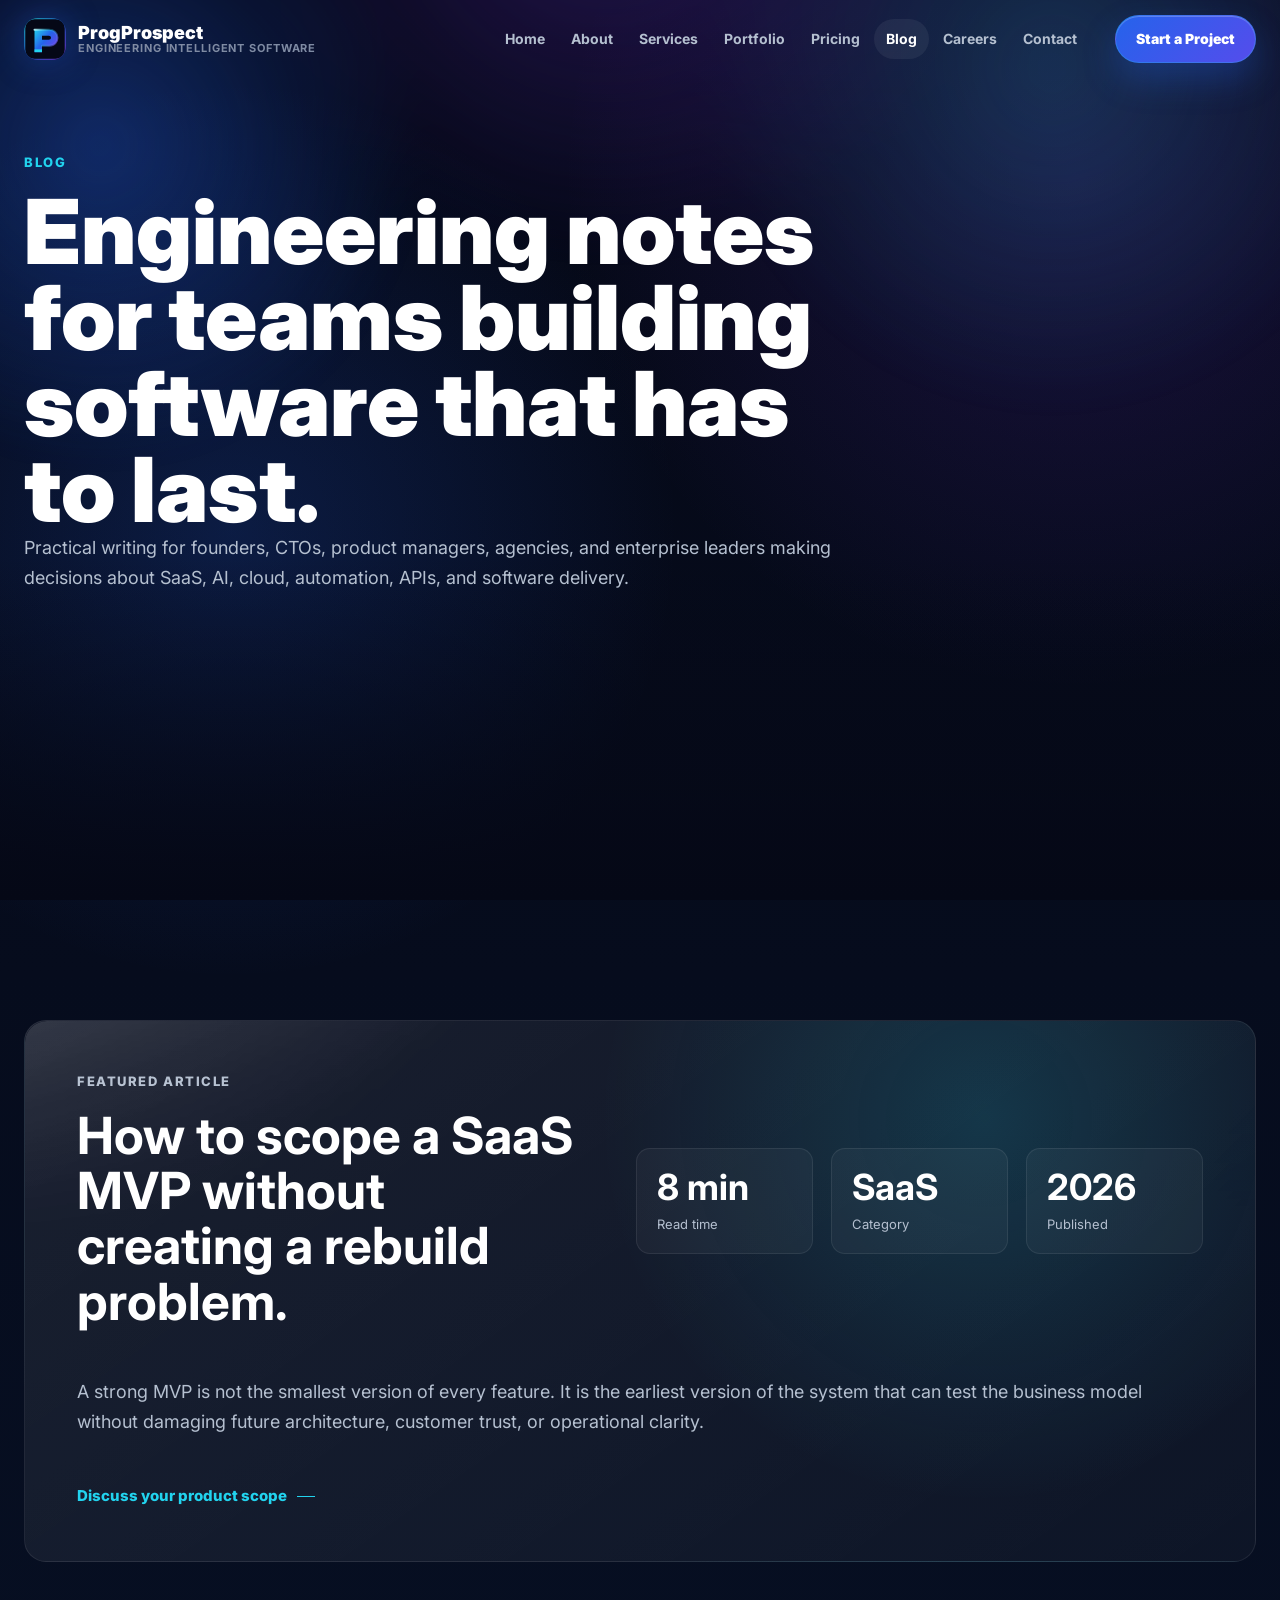
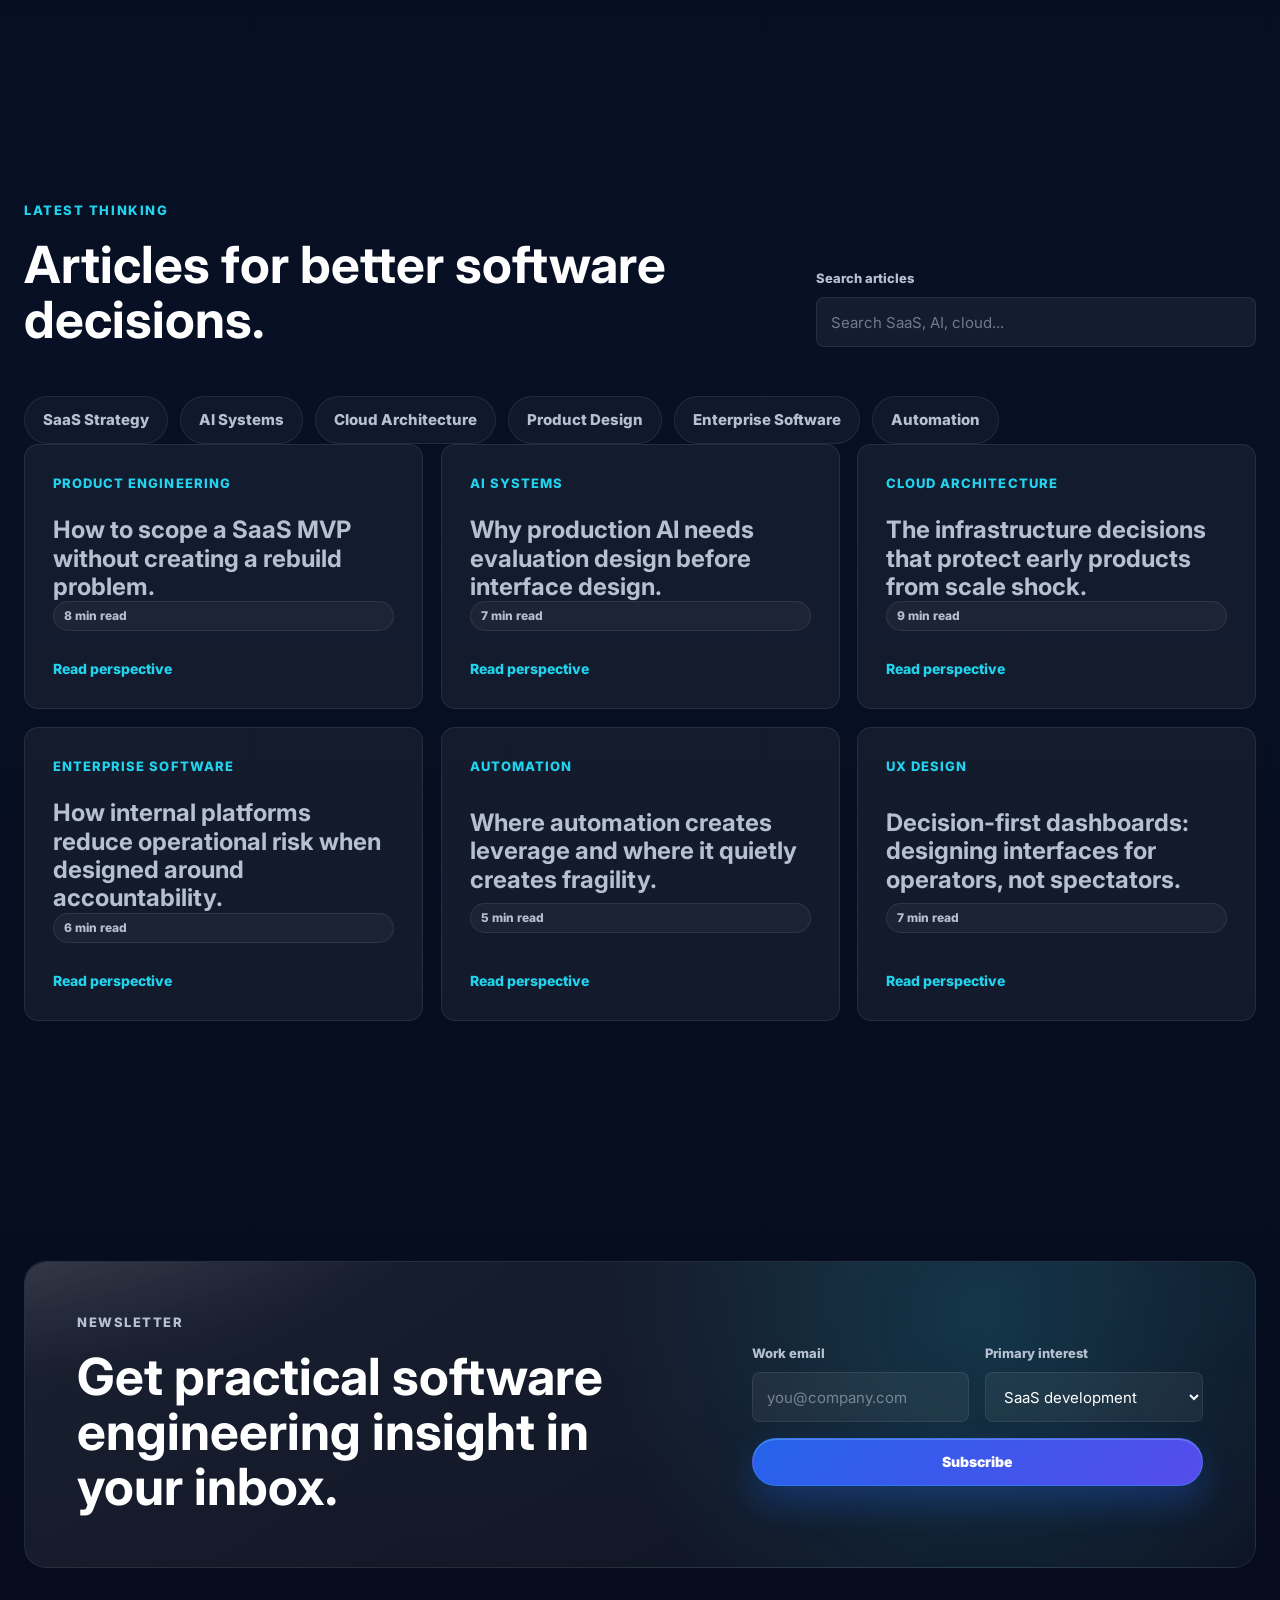
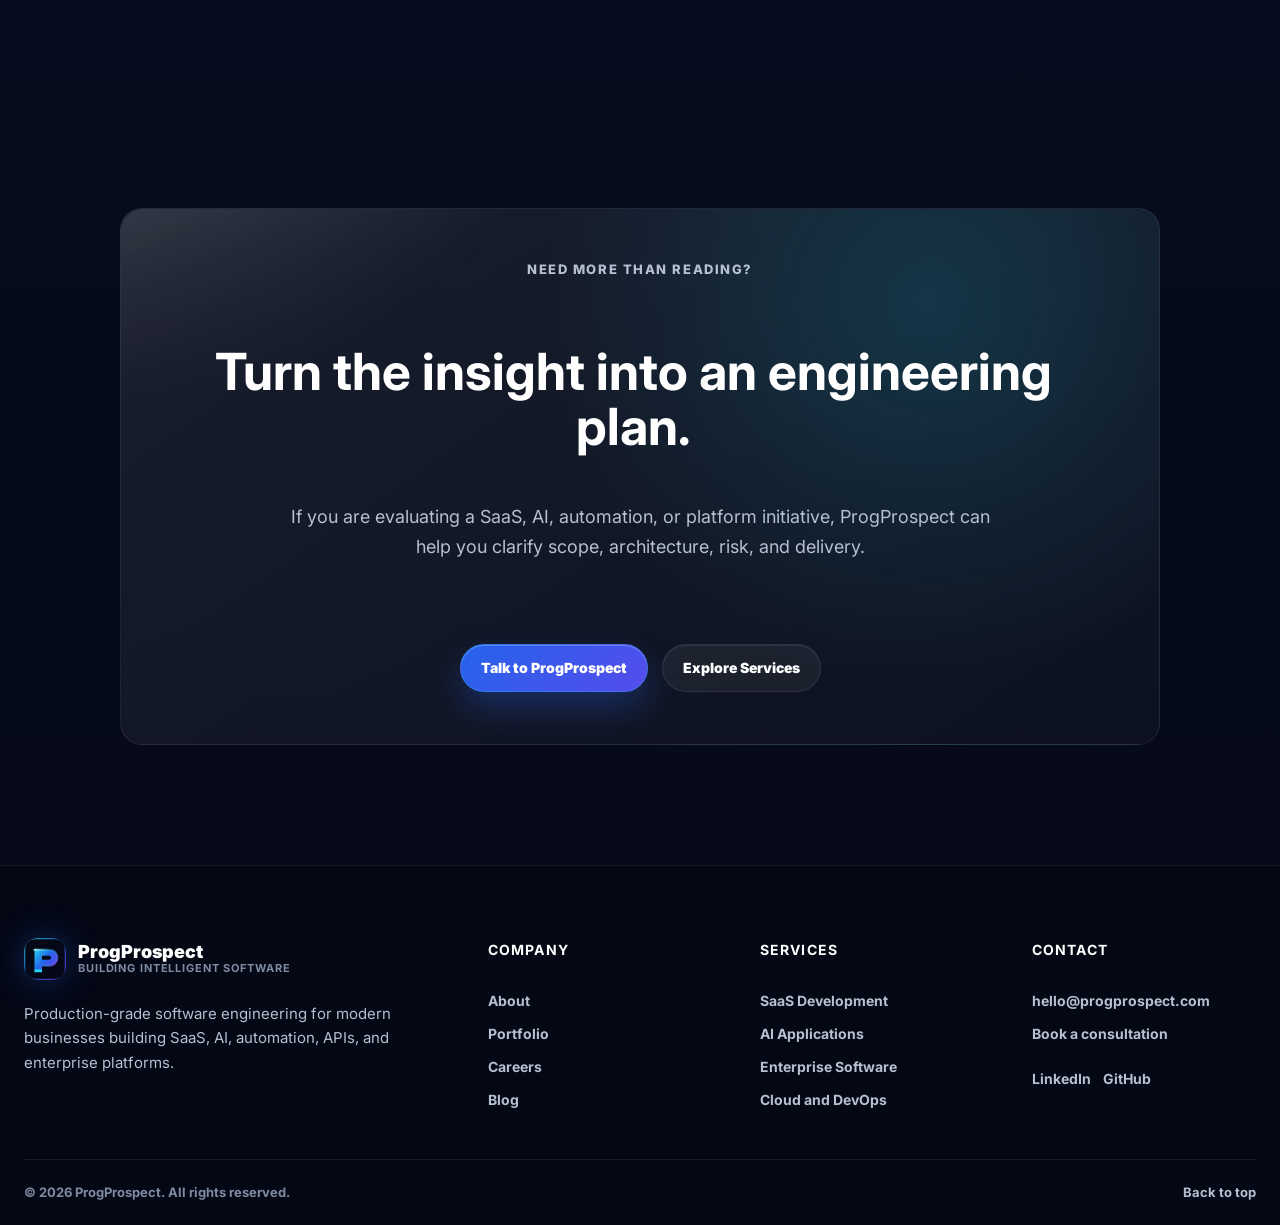
<file: blog.html>
<!DOCTYPE html>
<html lang="en">
<head>
  <meta charset="UTF-8">
  <meta name="viewport" content="width=device-width, initial-scale=1.0">
  <meta name="description" content="Read ProgProspect engineering insights on SaaS development, AI applications, cloud architecture, enterprise software, automation, APIs, product design, and software delivery.">
  <meta name="author" content="ProgProspect">
  <meta name="robots" content="index, follow">
  <meta name="theme-color" content="#050816">

  <meta property="og:type" content="website">
  <meta property="og:title" content="ProgProspect Blog | Software Engineering Insights">
  <meta property="og:description" content="Practical writing for founders, CTOs, product teams, and enterprises building serious software.">
  <meta property="og:url" content="https://progprospect.com/blog.html">
  <meta property="og:image" content="https://progprospect.com/assets/images/progprospect-og.jpg">

  <meta name="twitter:card" content="summary_large_image">
  <meta name="twitter:title" content="ProgProspect Blog">
  <meta name="twitter:description" content="Engineering notes on SaaS, AI, cloud, APIs, automation, and enterprise software.">
  <meta name="twitter:image" content="https://progprospect.com/assets/images/progprospect-og.jpg">

  <title>Blog | ProgProspect</title>

  <link rel="canonical" href="https://progprospect.com/blog.html">
  <link rel="icon" href="assets/icons/favicon.svg" type="image/svg+xml">
  <link rel="preconnect" href="https://fonts.googleapis.com">
  <link rel="preconnect" href="https://fonts.gstatic.com" crossorigin>
  <link href="https://fonts.googleapis.com/css2?family=Inter:wght@400;500;600;700;800;900&display=swap" rel="stylesheet">
  <link rel="stylesheet" href="css/style.css">
  <link rel="stylesheet" href="css/components.css">
  <link rel="stylesheet" href="css/animations.css">
  <link rel="stylesheet" href="css/responsive.css">
</head>
<body>
  <a class="skip-link" href="#main">Skip to content</a>

  <div class="site-loader" aria-hidden="true">
    <div class="loader-mark"><span></span><span></span><span></span></div>
  </div>

  <header class="site-header" data-header>
    <nav class="navbar container" aria-label="Primary navigation">
      <a class="brand" href="index.html" aria-label="ProgProspect home">
        <span class="brand-mark" aria-hidden="true">P</span>
        <span class="brand-copy">
          <span class="brand-name">ProgProspect</span>
          <span class="brand-line">Engineering intelligent software</span>
        </span>
      </a>
      <button class="nav-toggle" type="button" aria-expanded="false" aria-controls="primary-menu" aria-label="Open menu" data-nav-toggle>
        <span></span>
        <span></span>
      </button>
      <div class="nav-panel" id="primary-menu" data-nav-panel>
        <ul class="nav-links">
          <li><a href="index.html">Home</a></li>
          <li><a href="about.html">About</a></li>
          <li><a href="services.html">Services</a></li>
          <li><a href="portfolio.html">Portfolio</a></li>
          <li><a href="pricing.html">Pricing</a></li>
          <li><a class="active" href="blog.html" aria-current="page">Blog</a></li>
          <li><a href="careers.html">Careers</a></li>
          <li><a href="contact.html">Contact</a></li>
        </ul>
        <a class="btn btn-primary nav-cta" href="contact.html">Start a Project</a>
      </div>
    </nav>
  </header>

  <main id="main">
    <section class="hero section-shell" aria-labelledby="blog-hero-title">
      <div class="hero-aurora" aria-hidden="true"></div>
      <div class="container">
        <div class="section-heading reveal">
          <p class="eyebrow">Blog</p>
          <h1 id="blog-hero-title">Engineering notes for teams building software that has to last.</h1>
          <p>
            Practical writing for founders, CTOs, product managers, agencies, and enterprise leaders making decisions about SaaS, AI, cloud, automation, APIs, and software delivery.
          </p>
        </div>
      </div>
    </section>

    <section class="section-shell" aria-labelledby="featured-title">
      <div class="container">
        <article class="case-card reveal">
          <div>
            <p class="eyebrow">Featured article</p>
            <h2 id="featured-title">How to scope a SaaS MVP without creating a rebuild problem.</h2>
          </div>
          <div class="case-metrics">
            <div><strong>8 min</strong><span>Read time</span></div>
            <div><strong>SaaS</strong><span>Category</span></div>
            <div><strong>2026</strong><span>Published</span></div>
          </div>
          <p>
            A strong MVP is not the smallest version of every feature. It is the earliest version of the system that can test the business model without damaging future architecture, customer trust, or operational clarity.
          </p>
          <a class="text-link" href="contact.html">Discuss your product scope</a>
        </article>
      </div>
    </section>

    <section class="blog-preview section-shell" aria-labelledby="articles-title">
      <div class="container">
        <div class="section-heading split reveal">
          <div>
            <p class="eyebrow">Latest thinking</p>
            <h2 id="articles-title">Articles for better software decisions.</h2>
          </div>
          <div class="form-field">
            <label for="blog-search">Search articles</label>
            <input id="blog-search" type="search" placeholder="Search SaaS, AI, cloud..." autocomplete="off">
          </div>
        </div>

        <div class="industry-grid reveal" aria-label="Blog categories">
          <span>SaaS Strategy</span>
          <span>AI Systems</span>
          <span>Cloud Architecture</span>
          <span>Product Design</span>
          <span>Enterprise Software</span>
          <span>Automation</span>
        </div>

        <div class="blog-grid">
          <article class="blog-card reveal">
            <p>Product Engineering</p>
            <h3>How to scope a SaaS MVP without creating a rebuild problem.</h3>
            <span class="badge">8 min read</span>
            <a href="contact.html">Read perspective</a>
          </article>
          <article class="blog-card reveal">
            <p>AI Systems</p>
            <h3>Why production AI needs evaluation design before interface design.</h3>
            <span class="badge">7 min read</span>
            <a href="contact.html">Read perspective</a>
          </article>
          <article class="blog-card reveal">
            <p>Cloud Architecture</p>
            <h3>The infrastructure decisions that protect early products from scale shock.</h3>
            <span class="badge">9 min read</span>
            <a href="contact.html">Read perspective</a>
          </article>
          <article class="blog-card reveal">
            <p>Enterprise Software</p>
            <h3>How internal platforms reduce operational risk when designed around accountability.</h3>
            <span class="badge">6 min read</span>
            <a href="contact.html">Read perspective</a>
          </article>
          <article class="blog-card reveal">
            <p>Automation</p>
            <h3>Where automation creates leverage and where it quietly creates fragility.</h3>
            <span class="badge">5 min read</span>
            <a href="contact.html">Read perspective</a>
          </article>
          <article class="blog-card reveal">
            <p>UX Design</p>
            <h3>Decision-first dashboards: designing interfaces for operators, not spectators.</h3>
            <span class="badge">7 min read</span>
            <a href="contact.html">Read perspective</a>
          </article>
        </div>
      </div>
    </section>

    <section class="section-shell" aria-labelledby="newsletter-title">
      <div class="container">
        <div class="enterprise-card reveal">
          <div>
            <p class="eyebrow">Newsletter</p>
            <h2 id="newsletter-title">Get practical software engineering insight in your inbox.</h2>
          </div>
          <form class="form-grid" action="contact.html" method="get">
            <div class="form-field">
              <label for="newsletter-email">Work email</label>
              <input id="newsletter-email" name="email" type="email" placeholder="you@company.com" autocomplete="email">
            </div>
            <div class="form-field">
              <label for="newsletter-topic">Primary interest</label>
              <select id="newsletter-topic" name="topic">
                <option>SaaS development</option>
                <option>AI applications</option>
                <option>Enterprise software</option>
                <option>Cloud and DevOps</option>
              </select>
            </div>
            <div class="form-field full">
              <button class="btn btn-primary" type="submit">Subscribe</button>
            </div>
          </form>
        </div>
      </div>
    </section>

    <section class="cta section-shell" aria-labelledby="blog-cta-title">
      <div class="container">
        <div class="cta-panel reveal">
          <p class="eyebrow">Need more than reading?</p>
          <h2 id="blog-cta-title">Turn the insight into an engineering plan.</h2>
          <p>
            If you are evaluating a SaaS, AI, automation, or platform initiative, ProgProspect can help you clarify scope, architecture, risk, and delivery.
          </p>
          <div class="cta-actions">
            <a class="btn btn-primary" href="contact.html">Talk to ProgProspect</a>
            <a class="btn btn-secondary" href="services.html">Explore Services</a>
          </div>
        </div>
      </div>
    </section>
  </main>

  <footer class="site-footer">
    <div class="container footer-grid">
      <div class="footer-brand">
        <a class="brand" href="index.html" aria-label="ProgProspect home">
          <span class="brand-mark" aria-hidden="true">P</span>
          <span class="brand-copy">
            <span class="brand-name">ProgProspect</span>
            <span class="brand-line">Building Intelligent Software</span>
          </span>
        </a>
        <p>Production-grade software engineering for modern businesses building SaaS, AI, automation, APIs, and enterprise platforms.</p>
      </div>
      <nav aria-label="Footer company links">
        <h2>Company</h2>
        <a href="about.html">About</a>
        <a href="portfolio.html">Portfolio</a>
        <a href="careers.html">Careers</a>
        <a href="blog.html">Blog</a>
      </nav>
      <nav aria-label="Footer services links">
        <h2>Services</h2>
        <a href="services.html#saas-development">SaaS Development</a>
        <a href="services.html#ai-applications">AI Applications</a>
        <a href="services.html#enterprise-platforms">Enterprise Software</a>
        <a href="services.html#cloud-devops">Cloud and DevOps</a>
      </nav>
      <div class="footer-contact">
        <h2>Contact</h2>
        <a href="mailto:hello@progprospect.com">hello@progprospect.com</a>
        <a href="contact.html">Book a consultation</a>
        <div class="social-links" aria-label="Social links">
          <a href="https://www.linkedin.com/company/progprospect" rel="noopener" target="_blank">LinkedIn</a>
          <a href="https://github.com/progprospect" rel="noopener" target="_blank">GitHub</a>
        </div>
      </div>
    </div>
    <div class="container footer-bottom">
      <p>&copy; 2026 ProgProspect. All rights reserved.</p>
      <a href="#main" class="back-to-top" data-back-to-top>Back to top</a>
    </div>
  </footer>

  <script src="js/main.js" defer></script>
  <script src="js/animations.js" defer></script>
  <script src="js/cursor.js" defer></script>
</body>
</html>
</file>
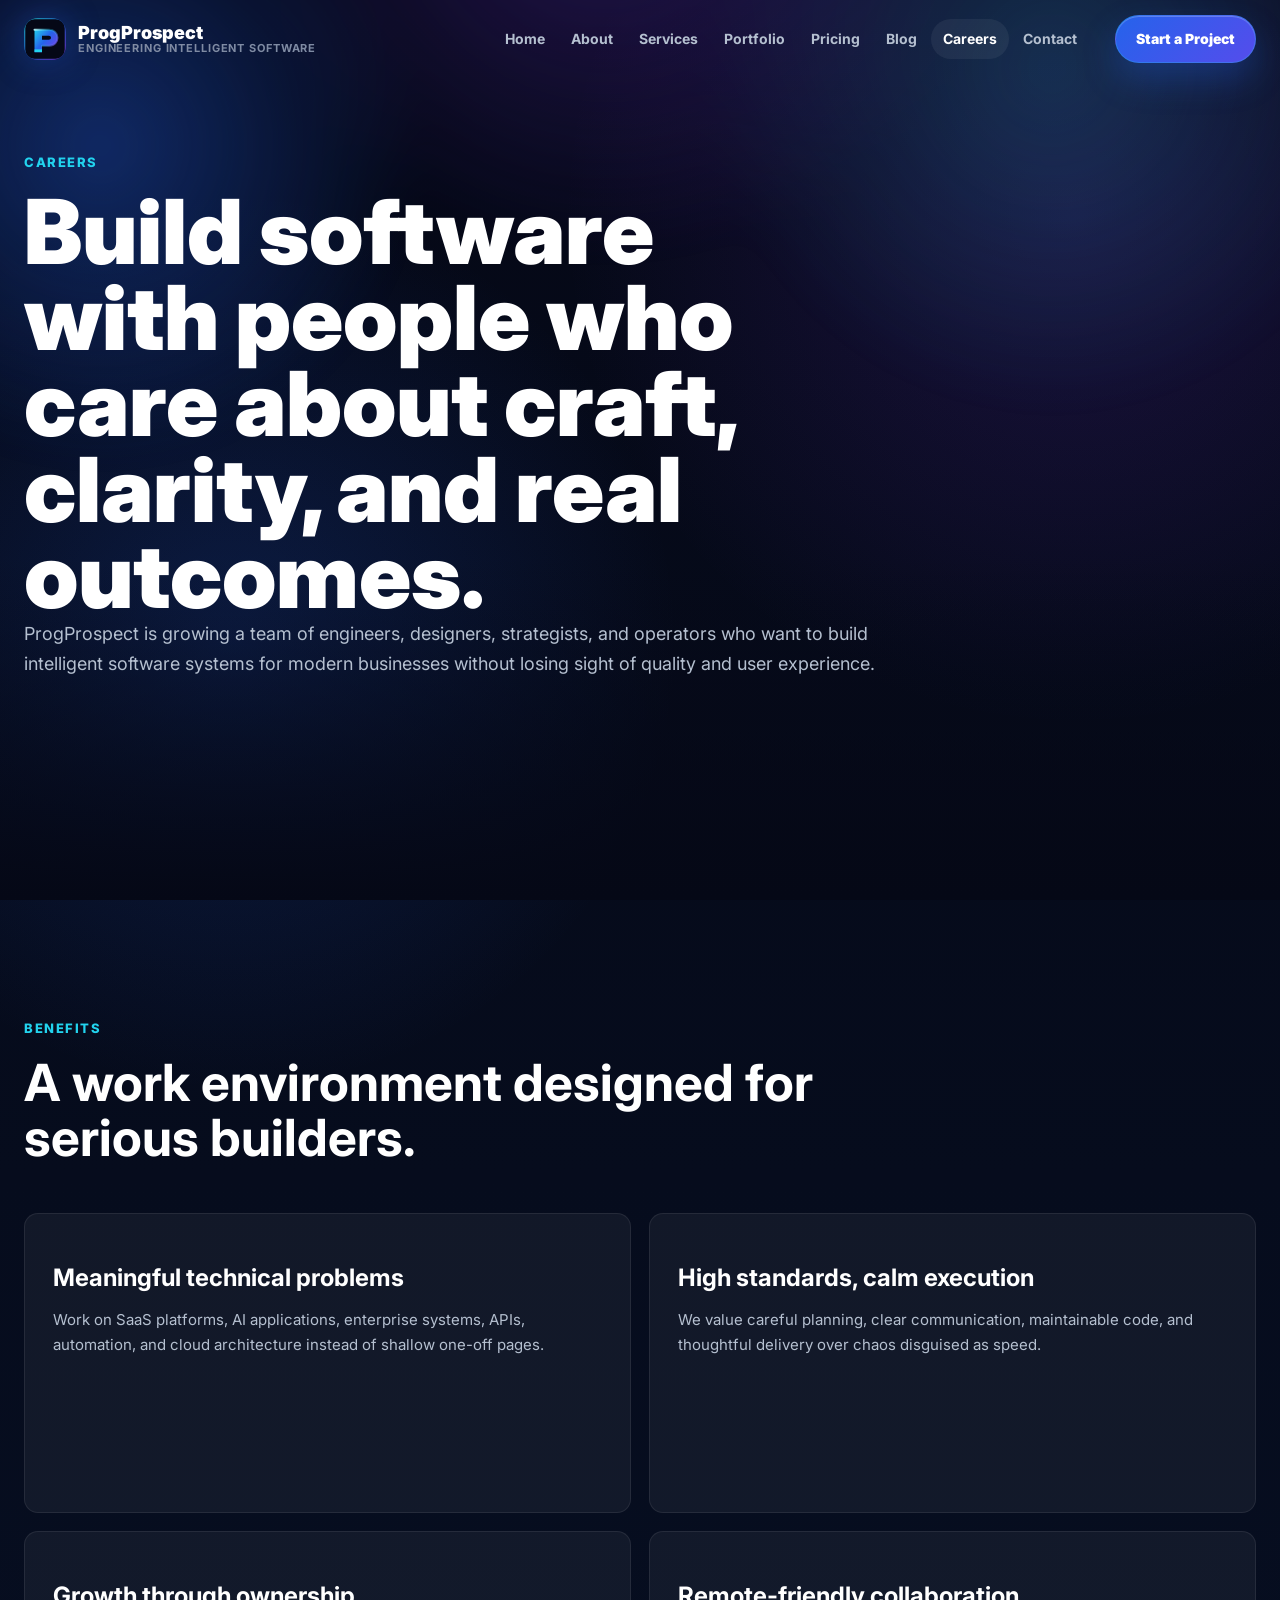
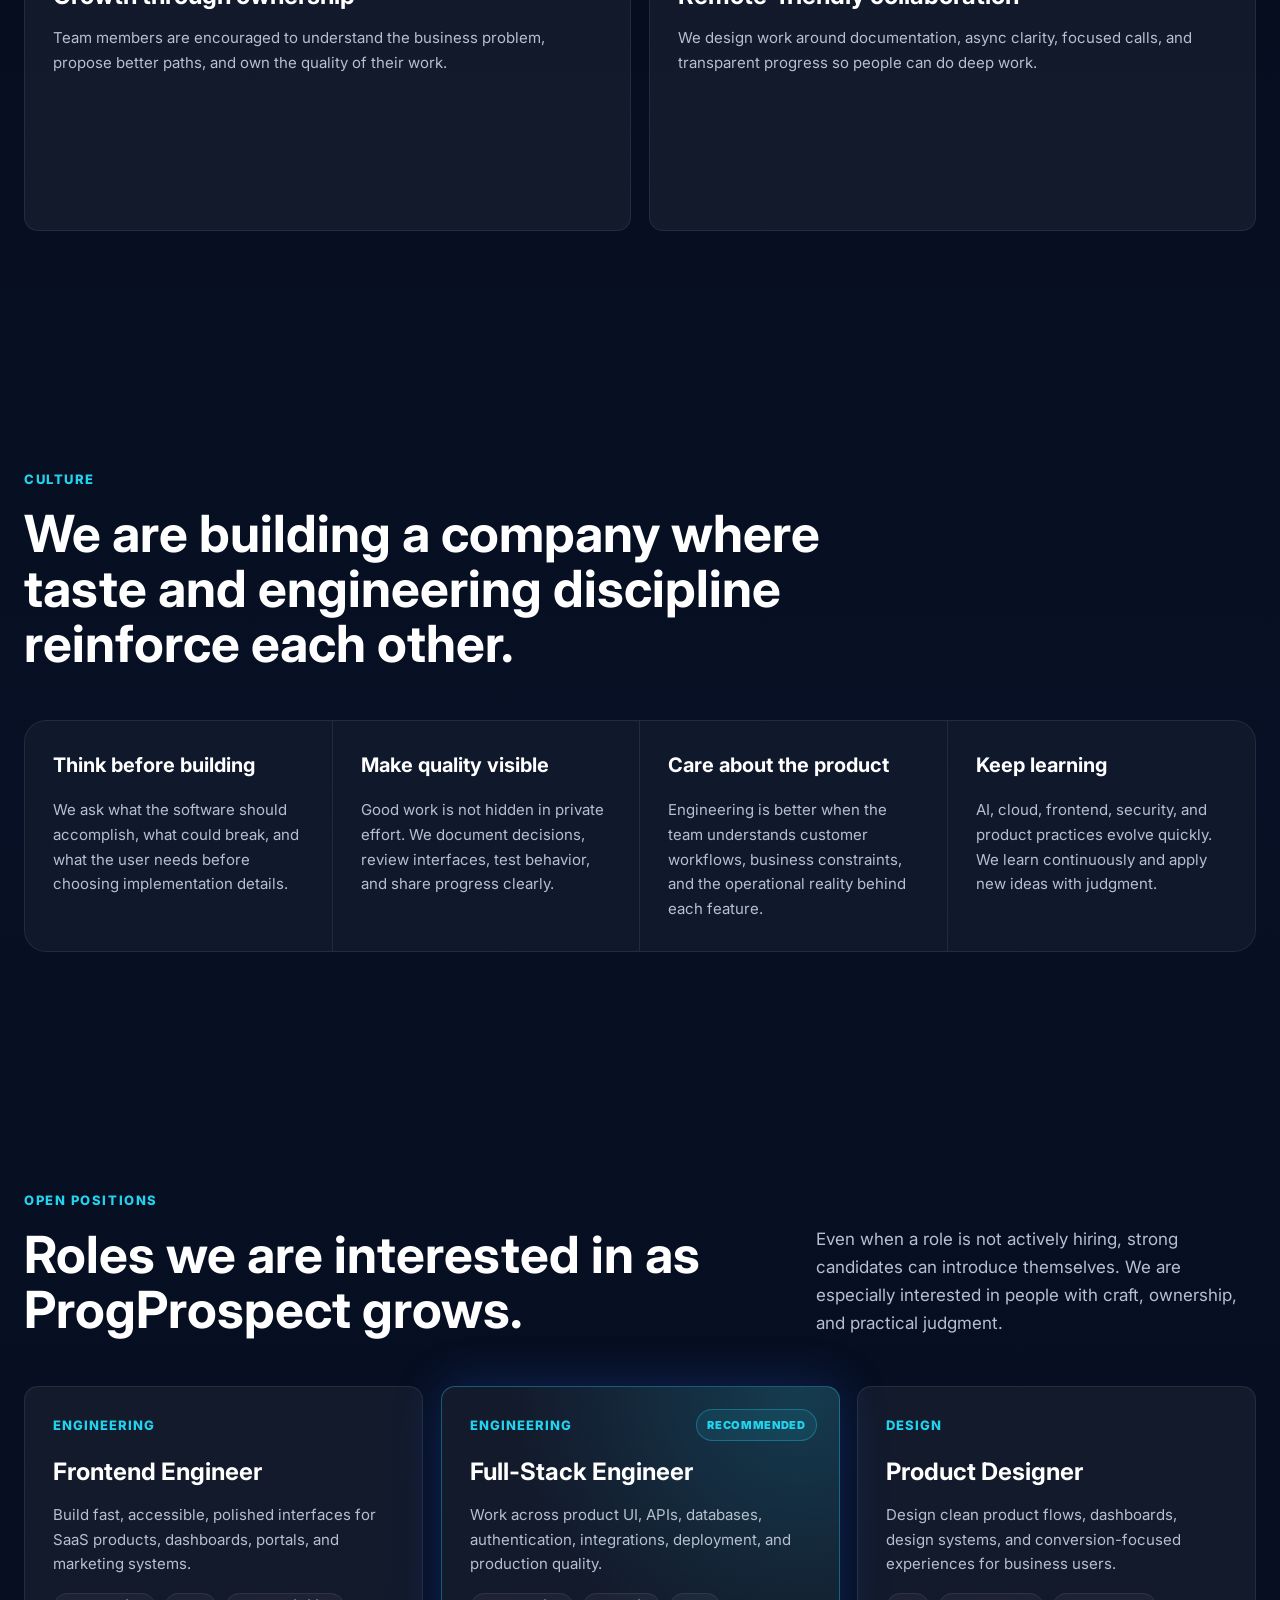
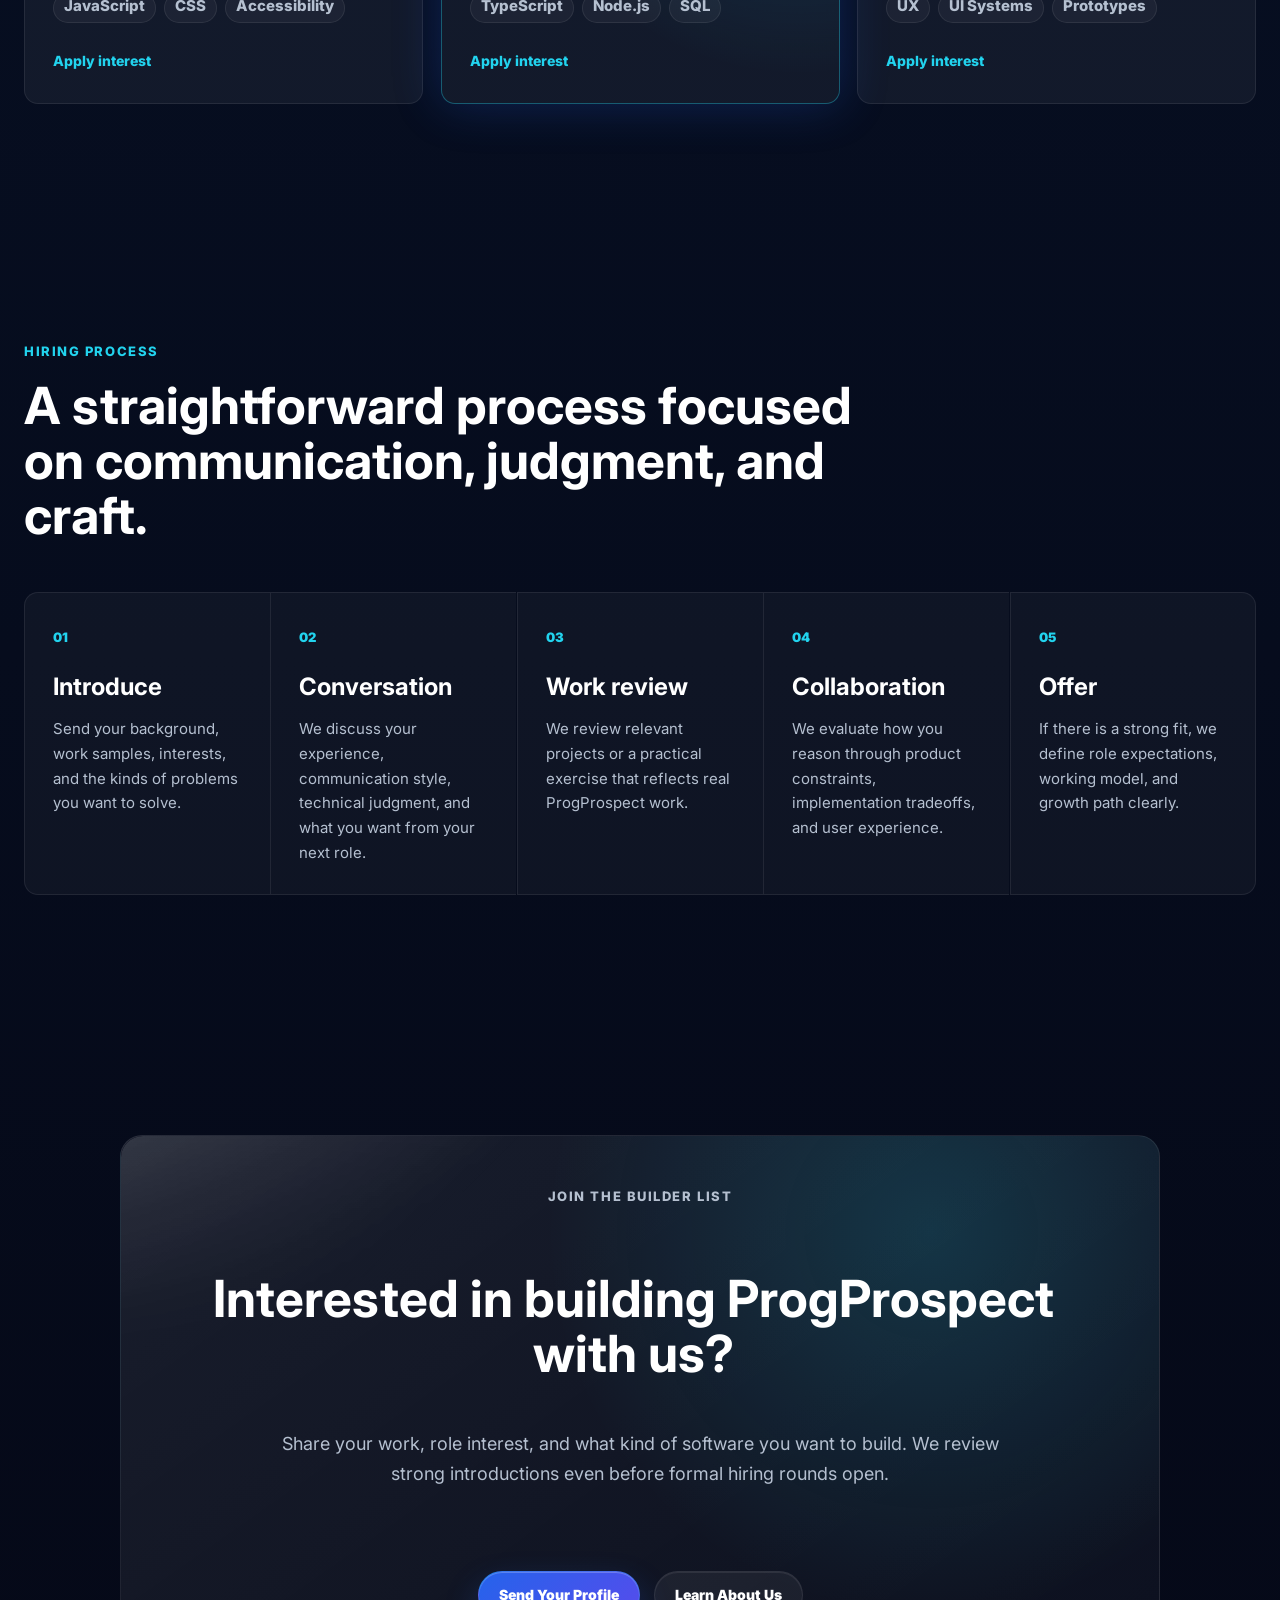
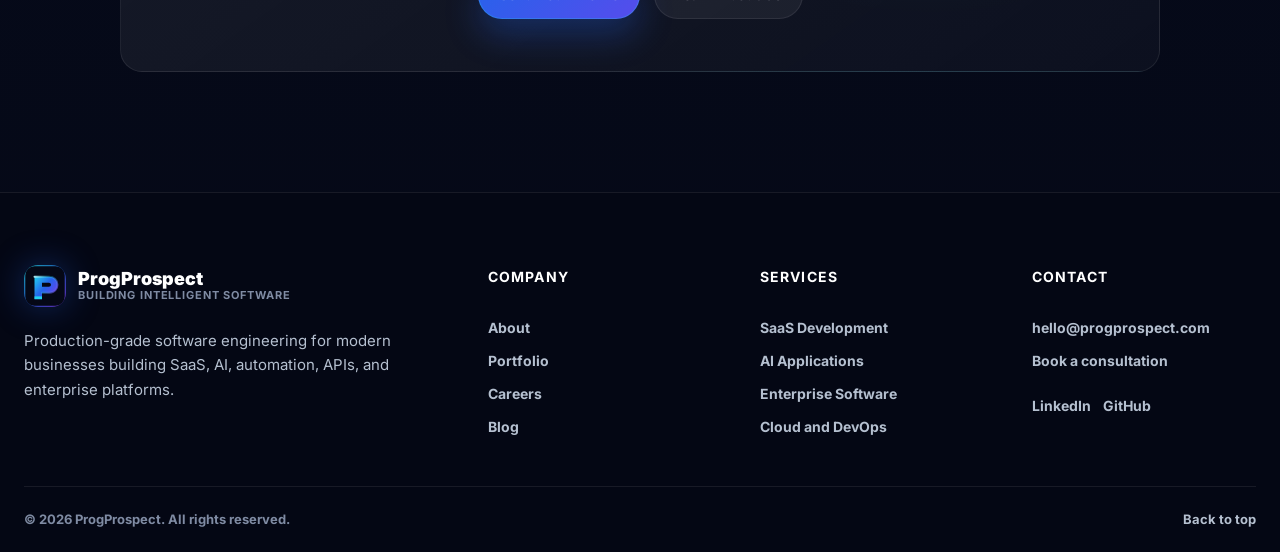
<file: careers.html>
<!DOCTYPE html>
<html lang="en">
<head>
  <meta charset="UTF-8">
  <meta name="viewport" content="width=device-width, initial-scale=1.0">
  <meta name="description" content="Explore careers at ProgProspect. Join a software engineering company building SaaS products, AI applications, automation systems, APIs, cloud platforms, and enterprise software.">
  <meta name="author" content="ProgProspect">
  <meta name="robots" content="index, follow">
  <meta name="theme-color" content="#050816">

  <meta property="og:type" content="website">
  <meta property="og:title" content="Careers at ProgProspect | Build Intelligent Software">
  <meta property="og:description" content="Join ProgProspect and work on production-grade SaaS, AI, cloud, automation, API, and enterprise software projects.">
  <meta property="og:url" content="https://progprospect.com/careers.html">
  <meta property="og:image" content="https://progprospect.com/assets/images/progprospect-og.jpg">

  <meta name="twitter:card" content="summary_large_image">
  <meta name="twitter:title" content="Careers at ProgProspect">
  <meta name="twitter:description" content="Build thoughtful software with a growing engineering company focused on quality, clarity, and user experience.">
  <meta name="twitter:image" content="https://progprospect.com/assets/images/progprospect-og.jpg">

  <title>Careers | ProgProspect</title>

  <link rel="canonical" href="https://progprospect.com/careers.html">
  <link rel="icon" href="assets/icons/favicon.svg" type="image/svg+xml">
  <link rel="preconnect" href="https://fonts.googleapis.com">
  <link rel="preconnect" href="https://fonts.gstatic.com" crossorigin>
  <link href="https://fonts.googleapis.com/css2?family=Inter:wght@400;500;600;700;800;900&display=swap" rel="stylesheet">
  <link rel="stylesheet" href="css/style.css">
  <link rel="stylesheet" href="css/components.css">
  <link rel="stylesheet" href="css/animations.css">
  <link rel="stylesheet" href="css/responsive.css">
</head>
<body>
  <a class="skip-link" href="#main">Skip to content</a>

  <div class="site-loader" aria-hidden="true">
    <div class="loader-mark"><span></span><span></span><span></span></div>
  </div>

  <header class="site-header" data-header>
    <nav class="navbar container" aria-label="Primary navigation">
      <a class="brand" href="index.html" aria-label="ProgProspect home">
        <span class="brand-mark" aria-hidden="true">P</span>
        <span class="brand-copy">
          <span class="brand-name">ProgProspect</span>
          <span class="brand-line">Engineering intelligent software</span>
        </span>
      </a>
      <button class="nav-toggle" type="button" aria-expanded="false" aria-controls="primary-menu" aria-label="Open menu" data-nav-toggle>
        <span></span>
        <span></span>
      </button>
      <div class="nav-panel" id="primary-menu" data-nav-panel>
        <ul class="nav-links">
          <li><a href="index.html">Home</a></li>
          <li><a href="about.html">About</a></li>
          <li><a href="services.html">Services</a></li>
          <li><a href="portfolio.html">Portfolio</a></li>
          <li><a href="pricing.html">Pricing</a></li>
          <li><a href="blog.html">Blog</a></li>
          <li><a class="active" href="careers.html" aria-current="page">Careers</a></li>
          <li><a href="contact.html">Contact</a></li>
        </ul>
        <a class="btn btn-primary nav-cta" href="contact.html">Start a Project</a>
      </div>
    </nav>
  </header>

  <main id="main">
    <section class="hero section-shell" aria-labelledby="careers-hero-title">
      <div class="hero-aurora" aria-hidden="true"></div>
      <div class="container">
        <div class="section-heading reveal">
          <p class="eyebrow">Careers</p>
          <h1 id="careers-hero-title">Build software with people who care about craft, clarity, and real outcomes.</h1>
          <p>
            ProgProspect is growing a team of engineers, designers, strategists, and operators who want to build intelligent software systems for modern businesses without losing sight of quality and user experience.
          </p>
        </div>
      </div>
    </section>

    <section class="why section-shell" aria-labelledby="benefits-title">
      <div class="container">
        <div class="section-heading reveal">
          <p class="eyebrow">Benefits</p>
          <h2 id="benefits-title">A work environment designed for serious builders.</h2>
        </div>
        <div class="why-grid">
          <article class="why-card reveal">
            <h3>Meaningful technical problems</h3>
            <p>Work on SaaS platforms, AI applications, enterprise systems, APIs, automation, and cloud architecture instead of shallow one-off pages.</p>
          </article>
          <article class="why-card reveal">
            <h3>High standards, calm execution</h3>
            <p>We value careful planning, clear communication, maintainable code, and thoughtful delivery over chaos disguised as speed.</p>
          </article>
          <article class="why-card reveal">
            <h3>Growth through ownership</h3>
            <p>Team members are encouraged to understand the business problem, propose better paths, and own the quality of their work.</p>
          </article>
          <article class="why-card reveal">
            <h3>Remote-friendly collaboration</h3>
            <p>We design work around documentation, async clarity, focused calls, and transparent progress so people can do deep work.</p>
          </article>
        </div>
      </div>
    </section>

    <section class="tech section-shell" aria-labelledby="culture-title">
      <div class="container">
        <div class="section-heading reveal">
          <p class="eyebrow">Culture</p>
          <h2 id="culture-title">We are building a company where taste and engineering discipline reinforce each other.</h2>
        </div>
        <div class="tech-grid reveal">
          <div>
            <h3>Think before building</h3>
            <p>We ask what the software should accomplish, what could break, and what the user needs before choosing implementation details.</p>
          </div>
          <div>
            <h3>Make quality visible</h3>
            <p>Good work is not hidden in private effort. We document decisions, review interfaces, test behavior, and share progress clearly.</p>
          </div>
          <div>
            <h3>Care about the product</h3>
            <p>Engineering is better when the team understands customer workflows, business constraints, and the operational reality behind each feature.</p>
          </div>
          <div>
            <h3>Keep learning</h3>
            <p>AI, cloud, frontend, security, and product practices evolve quickly. We learn continuously and apply new ideas with judgment.</p>
          </div>
        </div>
      </div>
    </section>

    <section class="pricing-preview section-shell" aria-labelledby="positions-title">
      <div class="container">
        <div class="section-heading split reveal">
          <div>
            <p class="eyebrow">Open positions</p>
            <h2 id="positions-title">Roles we are interested in as ProgProspect grows.</h2>
          </div>
          <p>Even when a role is not actively hiring, strong candidates can introduce themselves. We are especially interested in people with craft, ownership, and practical judgment.</p>
        </div>
        <div class="pricing-grid">
          <article class="pricing-card reveal">
            <p>Engineering</p>
            <h3>Frontend Engineer</h3>
            <span>Build fast, accessible, polished interfaces for SaaS products, dashboards, portals, and marketing systems.</span>
            <div class="badge-row">
              <span class="badge">JavaScript</span><span class="badge">CSS</span><span class="badge">Accessibility</span>
            </div>
            <a href="contact.html">Apply interest</a>
          </article>
          <article class="pricing-card featured reveal">
            <p>Engineering</p>
            <h3>Full-Stack Engineer</h3>
            <span>Work across product UI, APIs, databases, authentication, integrations, deployment, and production quality.</span>
            <div class="badge-row">
              <span class="badge">TypeScript</span><span class="badge">Node.js</span><span class="badge">SQL</span>
            </div>
            <a href="contact.html">Apply interest</a>
          </article>
          <article class="pricing-card reveal">
            <p>Design</p>
            <h3>Product Designer</h3>
            <span>Design clean product flows, dashboards, design systems, and conversion-focused experiences for business users.</span>
            <div class="badge-row">
              <span class="badge">UX</span><span class="badge">UI Systems</span><span class="badge">Prototypes</span>
            </div>
            <a href="contact.html">Apply interest</a>
          </article>
        </div>
      </div>
    </section>

    <section class="process section-shell" aria-labelledby="hiring-title">
      <div class="container">
        <div class="section-heading reveal">
          <p class="eyebrow">Hiring process</p>
          <h2 id="hiring-title">A straightforward process focused on communication, judgment, and craft.</h2>
        </div>
        <ol class="timeline">
          <li class="timeline-item reveal">
            <span>01</span>
            <h3>Introduce</h3>
            <p>Send your background, work samples, interests, and the kinds of problems you want to solve.</p>
          </li>
          <li class="timeline-item reveal">
            <span>02</span>
            <h3>Conversation</h3>
            <p>We discuss your experience, communication style, technical judgment, and what you want from your next role.</p>
          </li>
          <li class="timeline-item reveal">
            <span>03</span>
            <h3>Work review</h3>
            <p>We review relevant projects or a practical exercise that reflects real ProgProspect work.</p>
          </li>
          <li class="timeline-item reveal">
            <span>04</span>
            <h3>Collaboration</h3>
            <p>We evaluate how you reason through product constraints, implementation tradeoffs, and user experience.</p>
          </li>
          <li class="timeline-item reveal">
            <span>05</span>
            <h3>Offer</h3>
            <p>If there is a strong fit, we define role expectations, working model, and growth path clearly.</p>
          </li>
        </ol>
      </div>
    </section>

    <section class="cta section-shell" aria-labelledby="careers-cta-title">
      <div class="container">
        <div class="cta-panel reveal">
          <p class="eyebrow">Join the builder list</p>
          <h2 id="careers-cta-title">Interested in building ProgProspect with us?</h2>
          <p>
            Share your work, role interest, and what kind of software you want to build. We review strong introductions even before formal hiring rounds open.
          </p>
          <div class="cta-actions">
            <a class="btn btn-primary" href="contact.html">Send Your Profile</a>
            <a class="btn btn-secondary" href="about.html">Learn About Us</a>
          </div>
        </div>
      </div>
    </section>
  </main>

  <footer class="site-footer">
    <div class="container footer-grid">
      <div class="footer-brand">
        <a class="brand" href="index.html" aria-label="ProgProspect home">
          <span class="brand-mark" aria-hidden="true">P</span>
          <span class="brand-copy">
            <span class="brand-name">ProgProspect</span>
            <span class="brand-line">Building Intelligent Software</span>
          </span>
        </a>
        <p>Production-grade software engineering for modern businesses building SaaS, AI, automation, APIs, and enterprise platforms.</p>
      </div>
      <nav aria-label="Footer company links">
        <h2>Company</h2>
        <a href="about.html">About</a>
        <a href="portfolio.html">Portfolio</a>
        <a href="careers.html">Careers</a>
        <a href="blog.html">Blog</a>
      </nav>
      <nav aria-label="Footer services links">
        <h2>Services</h2>
        <a href="services.html#saas-development">SaaS Development</a>
        <a href="services.html#ai-applications">AI Applications</a>
        <a href="services.html#enterprise-platforms">Enterprise Software</a>
        <a href="services.html#cloud-devops">Cloud and DevOps</a>
      </nav>
      <div class="footer-contact">
        <h2>Contact</h2>
        <a href="mailto:hello@progprospect.com">hello@progprospect.com</a>
        <a href="contact.html">Book a consultation</a>
        <div class="social-links" aria-label="Social links">
          <a href="https://www.linkedin.com/company/progprospect" rel="noopener" target="_blank">LinkedIn</a>
          <a href="https://github.com/progprospect" rel="noopener" target="_blank">GitHub</a>
        </div>
      </div>
    </div>
    <div class="container footer-bottom">
      <p>&copy; 2026 ProgProspect. All rights reserved.</p>
      <a href="#main" class="back-to-top" data-back-to-top>Back to top</a>
    </div>
  </footer>

  <script src="js/main.js" defer></script>
  <script src="js/animations.js" defer></script>
  <script src="js/cursor.js" defer></script>
</body>
</html>
</file>
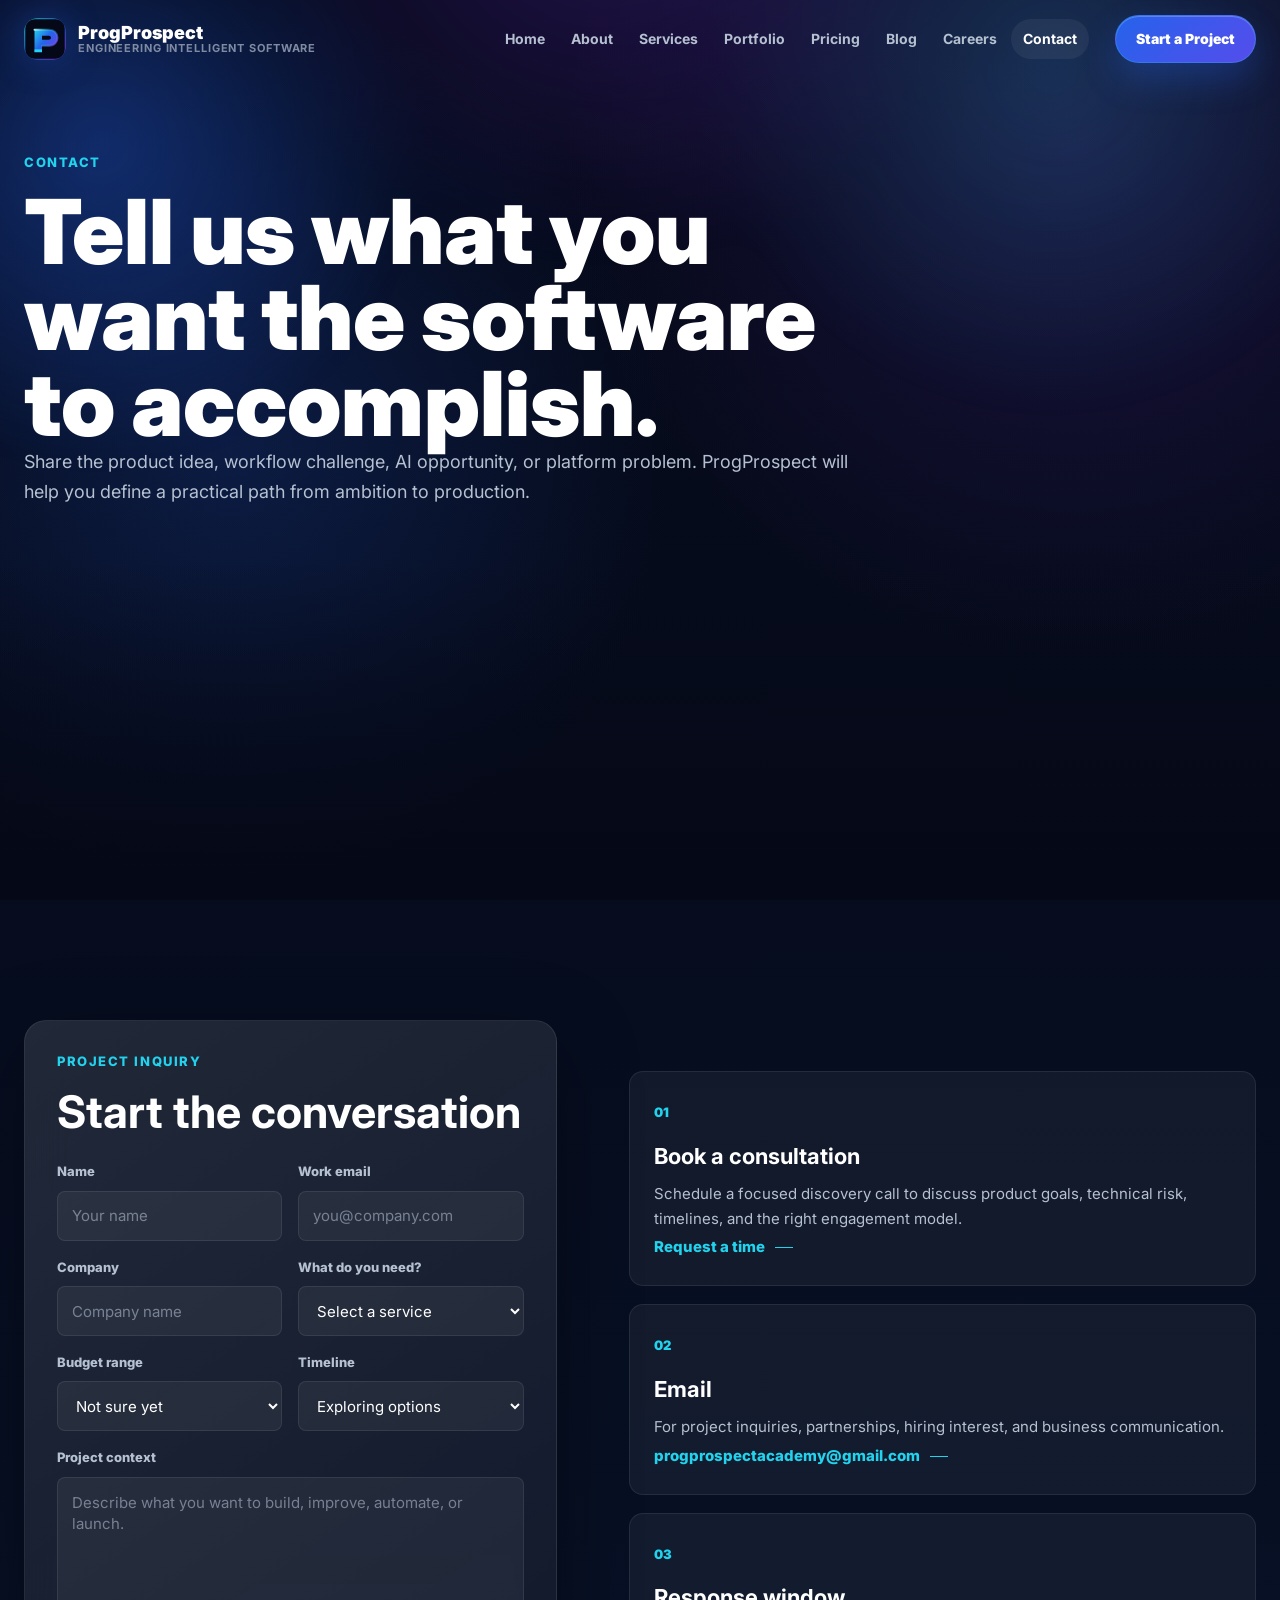
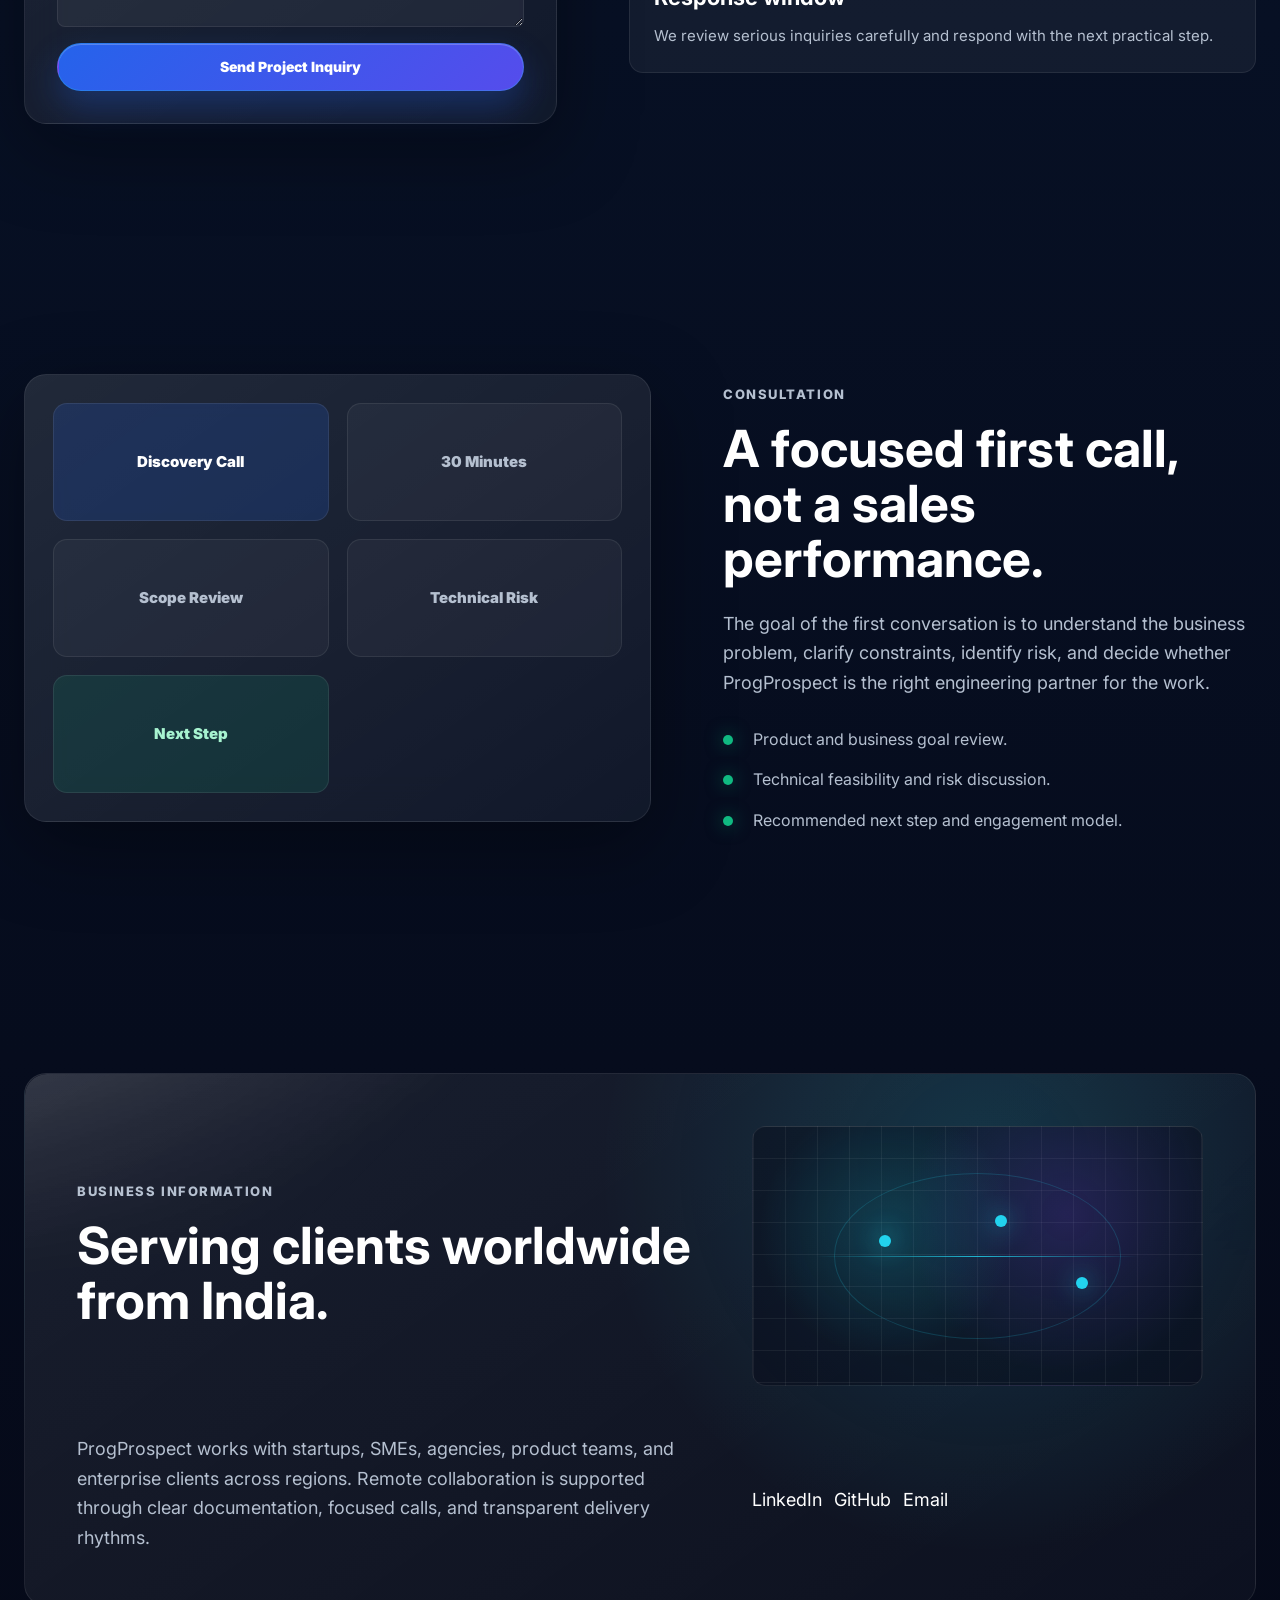
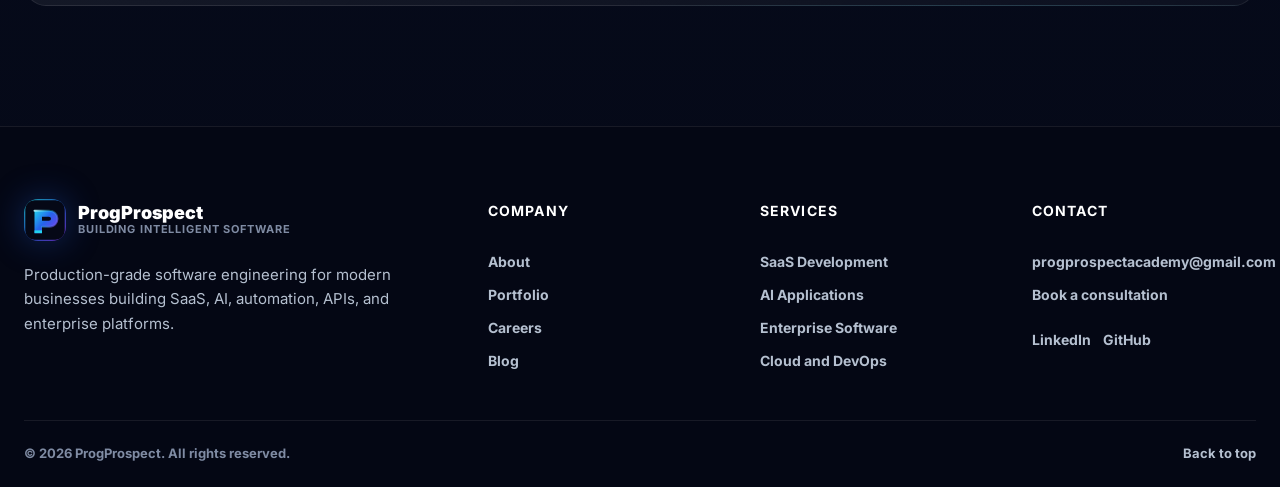
<file: contact.html>
<!DOCTYPE html>
<html lang="en">
<head>
  <meta charset="UTF-8">
  <meta name="viewport" content="width=device-width, initial-scale=1.0">
  <meta name="description" content="Contact ProgProspect to discuss SaaS development, AI applications, enterprise software, cloud systems, automation, APIs, UI/UX design, and software engineering partnerships.">
  <meta name="author" content="ProgProspect">
  <meta name="robots" content="index, follow">
  <meta name="theme-color" content="#050816">

  <meta property="og:type" content="website">
  <meta property="og:title" content="Contact ProgProspect | Start a Software Project">
  <meta property="og:description" content="Tell ProgProspect what you want to build, modernize, automate, or launch.">
  <meta property="og:url" content="https://progprospect.com/contact.html">
  <meta property="og:image" content="https://progprospect.com/assets/images/progprospect-og.jpg">

  <meta name="twitter:card" content="summary_large_image">
  <meta name="twitter:title" content="Contact ProgProspect">
  <meta name="twitter:description" content="Start a conversation about SaaS, AI, cloud, enterprise software, automation, APIs, and digital product engineering.">
  <meta name="twitter:image" content="https://progprospect.com/assets/images/progprospect-og.jpg">

  <title>Contact | ProgProspect</title>

  <link rel="canonical" href="https://progprospect.com/contact.html">
  <link rel="icon" href="assets/icons/favicon.svg" type="image/svg+xml">
  <link rel="preconnect" href="https://fonts.googleapis.com">
  <link rel="preconnect" href="https://fonts.gstatic.com" crossorigin>
  <link href="https://fonts.googleapis.com/css2?family=Inter:wght@400;500;600;700;800;900&display=swap" rel="stylesheet">
  <link rel="stylesheet" href="css/style.css">
  <link rel="stylesheet" href="css/components.css">
  <link rel="stylesheet" href="css/animations.css">
  <link rel="stylesheet" href="css/responsive.css">
</head>
<body>
  <a class="skip-link" href="#main">Skip to content</a>

  <div class="site-loader" aria-hidden="true">
    <div class="loader-mark"><span></span><span></span><span></span></div>
  </div>

  <header class="site-header" data-header>
    <nav class="navbar container" aria-label="Primary navigation">
      <a class="brand" href="index.html" aria-label="ProgProspect home">
        <span class="brand-mark" aria-hidden="true">P</span>
        <span class="brand-copy">
          <span class="brand-name">ProgProspect</span>
          <span class="brand-line">Engineering intelligent software</span>
        </span>
      </a>
      <button class="nav-toggle" type="button" aria-expanded="false" aria-controls="primary-menu" aria-label="Open menu" data-nav-toggle>
        <span></span>
        <span></span>
      </button>
      <div class="nav-panel" id="primary-menu" data-nav-panel>
        <ul class="nav-links">
          <li><a href="index.html">Home</a></li>
          <li><a href="about.html">About</a></li>
          <li><a href="services.html">Services</a></li>
          <li><a href="portfolio.html">Portfolio</a></li>
          <li><a href="pricing.html">Pricing</a></li>
          <li><a href="blog.html">Blog</a></li>
          <li><a href="careers.html">Careers</a></li>
          <li><a class="active" href="contact.html" aria-current="page">Contact</a></li>
        </ul>
        <a class="btn btn-primary nav-cta" href="contact.html">Start a Project</a>
      </div>
    </nav>
  </header>

  <main id="main">
    <section class="hero section-shell" aria-labelledby="contact-hero-title">
      <div class="hero-aurora" aria-hidden="true"></div>
      <div class="container">
        <div class="section-heading reveal">
          <p class="eyebrow">Contact</p>
          <h1 id="contact-hero-title">Tell us what you want the software to accomplish.</h1>
          <p>
            Share the product idea, workflow challenge, AI opportunity, or platform problem. ProgProspect will help you define a practical path from ambition to production.
          </p>
        </div>
      </div>
    </section>

    <section class="section-shell" aria-labelledby="contact-form-title">
      <div class="container feature-layout">
        <div class="glass-panel contact-panel reveal">
          <p class="eyebrow">Project inquiry</p>
          <h2 id="contact-form-title">Start the conversation</h2>
          <form class="form-grid" action="https://formsubmit.co/progprospectacademy@gmail.com" method="POST">
            <input type="hidden" name="_subject" value="New ProgProspect project inquiry">
            <div class="form-field">
              <label for="name">Name</label>
              <input id="name" name="name" type="text" placeholder="Your name" autocomplete="name" required>
            </div>
            <div class="form-field">
              <label for="email">Work email</label>
              <input id="email" name="email" type="email" placeholder="you@company.com" autocomplete="email" required>
            </div>
            <div class="form-field">
              <label for="company">Company</label>
              <input id="company" name="company" type="text" placeholder="Company name" autocomplete="organization">
            </div>
            <div class="form-field">
              <label for="service">What do you need?</label>
              <select id="service" name="service" required>
                <option value="">Select a service</option>
                <option>SaaS Development</option>
                <option>AI Applications or Agents</option>
                <option>Enterprise Software</option>
                <option>Automation or APIs</option>
                <option>Cloud and DevOps</option>
                <option>UI/UX Design</option>
                <option>Maintenance or Modernization</option>
              </select>
            </div>
            <div class="form-field">
              <label for="budget">Budget range</label>
              <select id="budget" name="budget">
                <option>Not sure yet</option>
                <option>Product sprint</option>
                <option>Growth-stage build</option>
                <option>Enterprise initiative</option>
                <option>Dedicated partnership</option>
              </select>
            </div>
            <div class="form-field">
              <label for="timeline">Timeline</label>
              <select id="timeline" name="timeline">
                <option>Exploring options</option>
                <option>Start this month</option>
                <option>Start this quarter</option>
                <option>Planning for later</option>
              </select>
            </div>
            <div class="form-field full">
              <label for="message">Project context</label>
              <textarea id="message" name="message" placeholder="Describe what you want to build, improve, automate, or launch." required></textarea>
            </div>
            <div class="form-field full">
              <button class="btn btn-primary" type="submit">Send Project Inquiry</button>
            </div>
          </form>
        </div>

        <aside class="product-stack reveal" aria-label="Contact information">
          <article>
            <span>01</span>
            <h3>Book a consultation</h3>
            <p>Schedule a focused discovery call to discuss product goals, technical risk, timelines, and the right engagement model.</p>
            <a class="text-link" href="mailto:progprospectacademy@gmail.com?subject=Consultation%20request">Request a time</a>
          </article>
          <article>
            <span>02</span>
            <h3>Email</h3>
            <p>For project inquiries, partnerships, hiring interest, and business communication.</p>
            <a class="text-link" href="mailto:progprospectacademy@gmail.com">progprospectacademy@gmail.com</a>
          </article>
          <article>
            <span>03</span>
            <h3>Response window</h3>
            <p>We review serious inquiries carefully and respond with the next practical step.</p>
          </article>
        </aside>
      </div>
    </section>

    <section class="section-shell" aria-labelledby="schedule-title">
      <div class="container feature-layout reverse">
        <div class="feature-copy reveal">
          <p class="eyebrow">Consultation</p>
          <h2 id="schedule-title">A focused first call, not a sales performance.</h2>
          <p>
            The goal of the first conversation is to understand the business problem, clarify constraints, identify risk, and decide whether ProgProspect is the right engineering partner for the work.
          </p>
          <ul class="check-list">
            <li>Product and business goal review.</li>
            <li>Technical feasibility and risk discussion.</li>
            <li>Recommended next step and engagement model.</li>
          </ul>
        </div>
        <div class="system-panel glass-panel reveal" aria-label="Consultation scheduler">
          <div class="system-node primary">Discovery Call</div>
          <div class="system-node">30 Minutes</div>
          <div class="system-node">Scope Review</div>
          <div class="system-node">Technical Risk</div>
          <div class="system-node success">Next Step</div>
        </div>
      </div>
    </section>

    <section class="section-shell" aria-labelledby="map-title">
      <div class="container">
        <div class="enterprise-card reveal">
          <div>
            <p class="eyebrow">Business information</p>
            <h2 id="map-title">Serving clients worldwide from India.</h2>
          </div>
          <div class="map-panel" role="img" aria-label="Abstract global service map for ProgProspect">
            <span></span>
            <span></span>
            <span></span>
          </div>
          <p>
            ProgProspect works with startups, SMEs, agencies, product teams, and enterprise clients across regions. Remote collaboration is supported through clear documentation, focused calls, and transparent delivery rhythms.
          </p>
          <div class="social-links" aria-label="ProgProspect social links">
            <a href="https://www.linkedin.com/company/progprospect" rel="noopener" target="_blank">LinkedIn</a>
            <a href="https://github.com/progprospect" rel="noopener" target="_blank">GitHub</a>
            <a href="mailto:progprospectacademy@gmail.com">Email</a>
          </div>
        </div>
      </div>
    </section>
  </main>

  <footer class="site-footer">
    <div class="container footer-grid">
      <div class="footer-brand">
        <a class="brand" href="index.html" aria-label="ProgProspect home">
          <span class="brand-mark" aria-hidden="true">P</span>
          <span class="brand-copy">
            <span class="brand-name">ProgProspect</span>
            <span class="brand-line">Building Intelligent Software</span>
          </span>
        </a>
        <p>Production-grade software engineering for modern businesses building SaaS, AI, automation, APIs, and enterprise platforms.</p>
      </div>
      <nav aria-label="Footer company links">
        <h2>Company</h2>
        <a href="about.html">About</a>
        <a href="portfolio.html">Portfolio</a>
        <a href="careers.html">Careers</a>
        <a href="blog.html">Blog</a>
      </nav>
      <nav aria-label="Footer services links">
        <h2>Services</h2>
        <a href="services.html#saas-development">SaaS Development</a>
        <a href="services.html#ai-applications">AI Applications</a>
        <a href="services.html#enterprise-platforms">Enterprise Software</a>
        <a href="services.html#cloud-devops">Cloud and DevOps</a>
      </nav>
      <div class="footer-contact">
        <h2>Contact</h2>
        <a href="mailto:progprospectacademy@gmail.com">progprospectacademy@gmail.com</a>
        <a href="contact.html">Book a consultation</a>
        <div class="social-links" aria-label="Social links">
          <a href="https://www.linkedin.com/company/progprospect" rel="noopener" target="_blank">LinkedIn</a>
          <a href="https://github.com/progprospect" rel="noopener" target="_blank">GitHub</a>
        </div>
      </div>
    </div>
    <div class="container footer-bottom">
      <p>&copy; 2026 ProgProspect. All rights reserved.</p>
      <a href="#main" class="back-to-top" data-back-to-top>Back to top</a>
    </div>
  </footer>

  <script src="js/main.js" defer></script>
  <script src="js/animations.js" defer></script>
  <script src="js/cursor.js" defer></script>
</body>
</html>
</file>
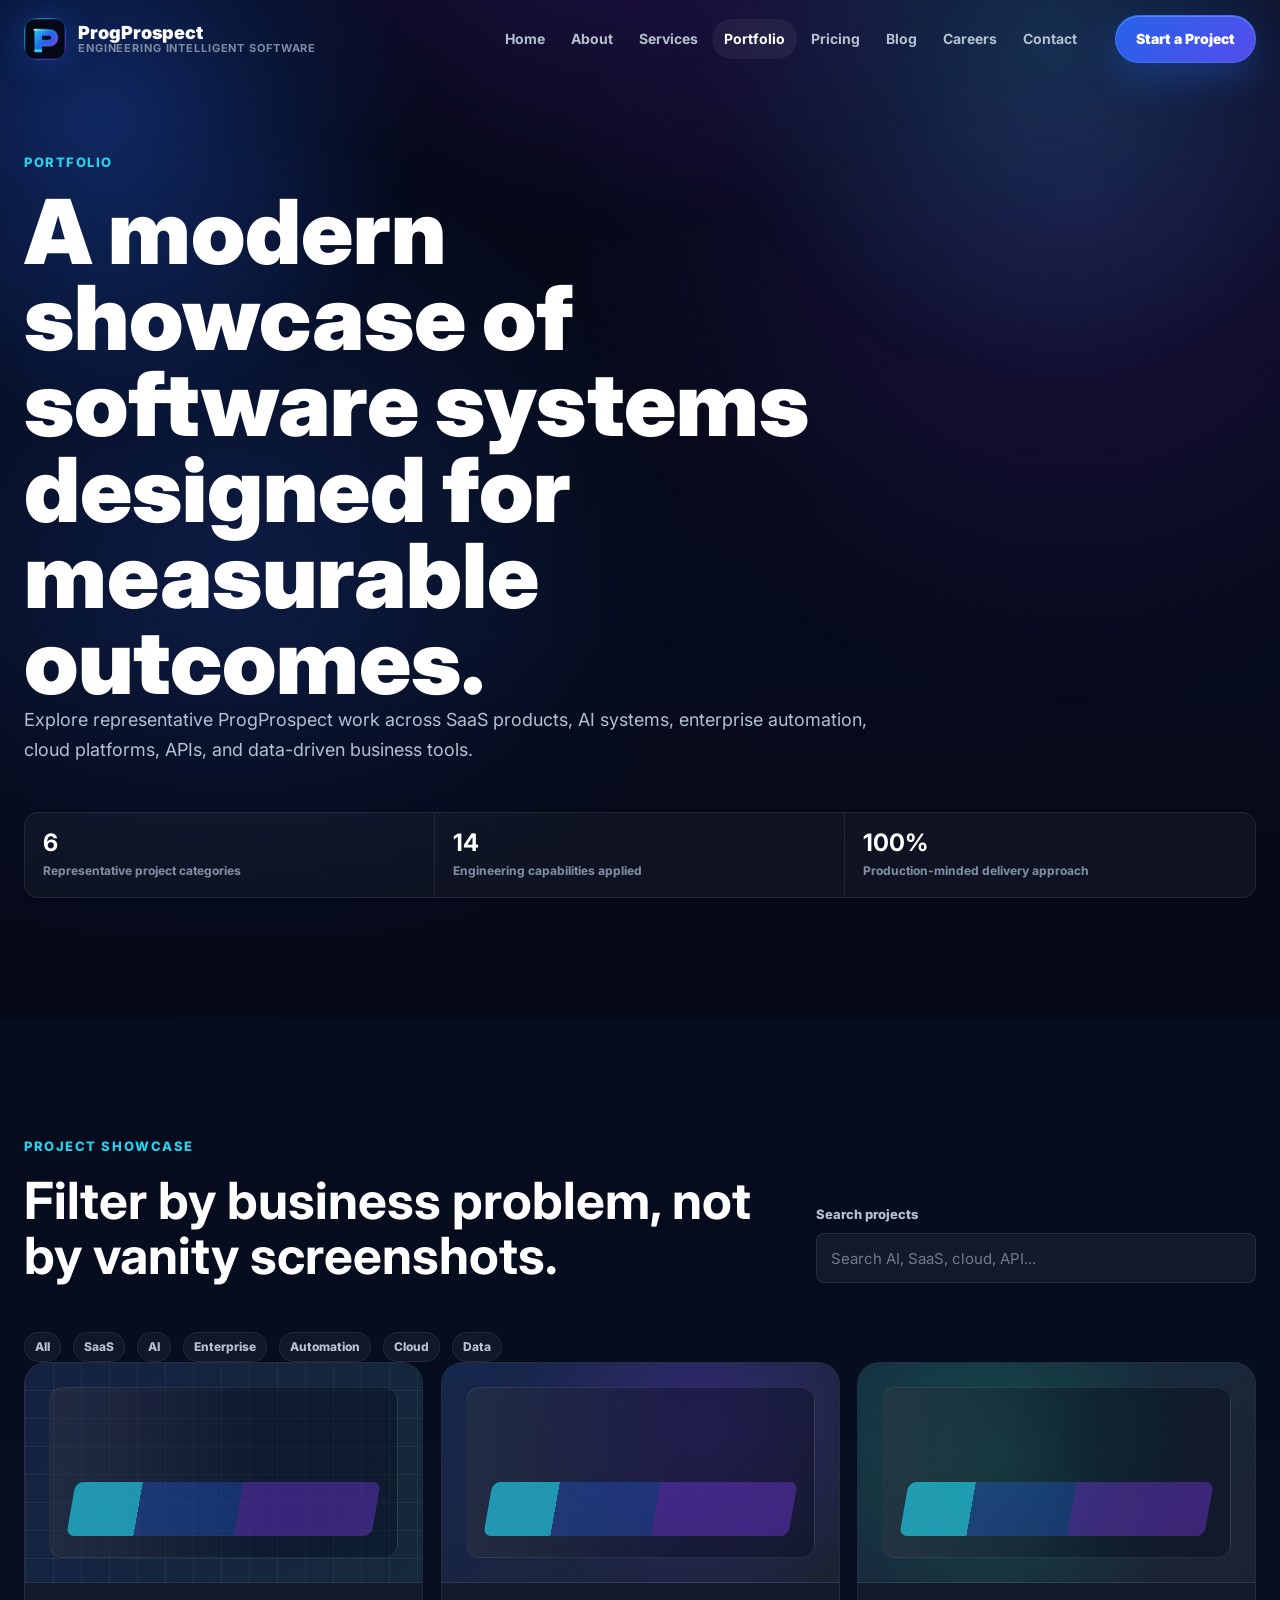
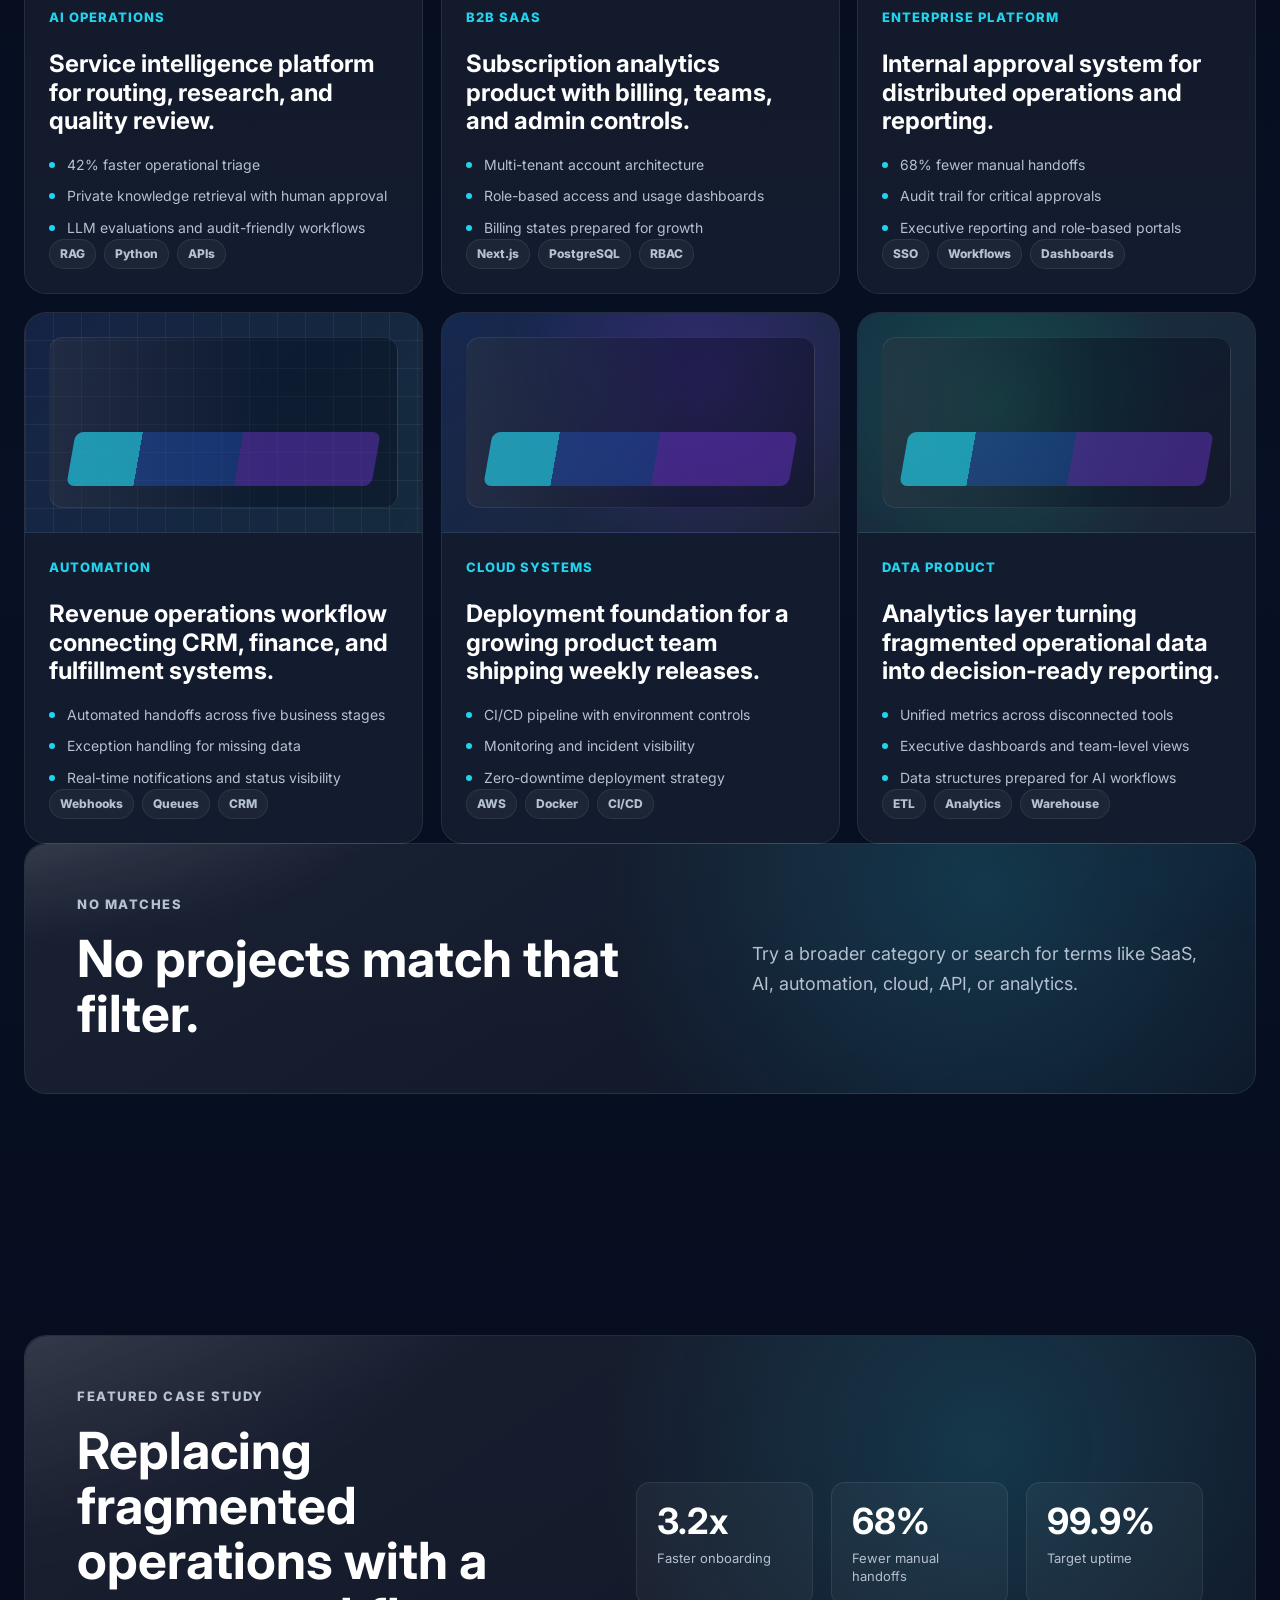
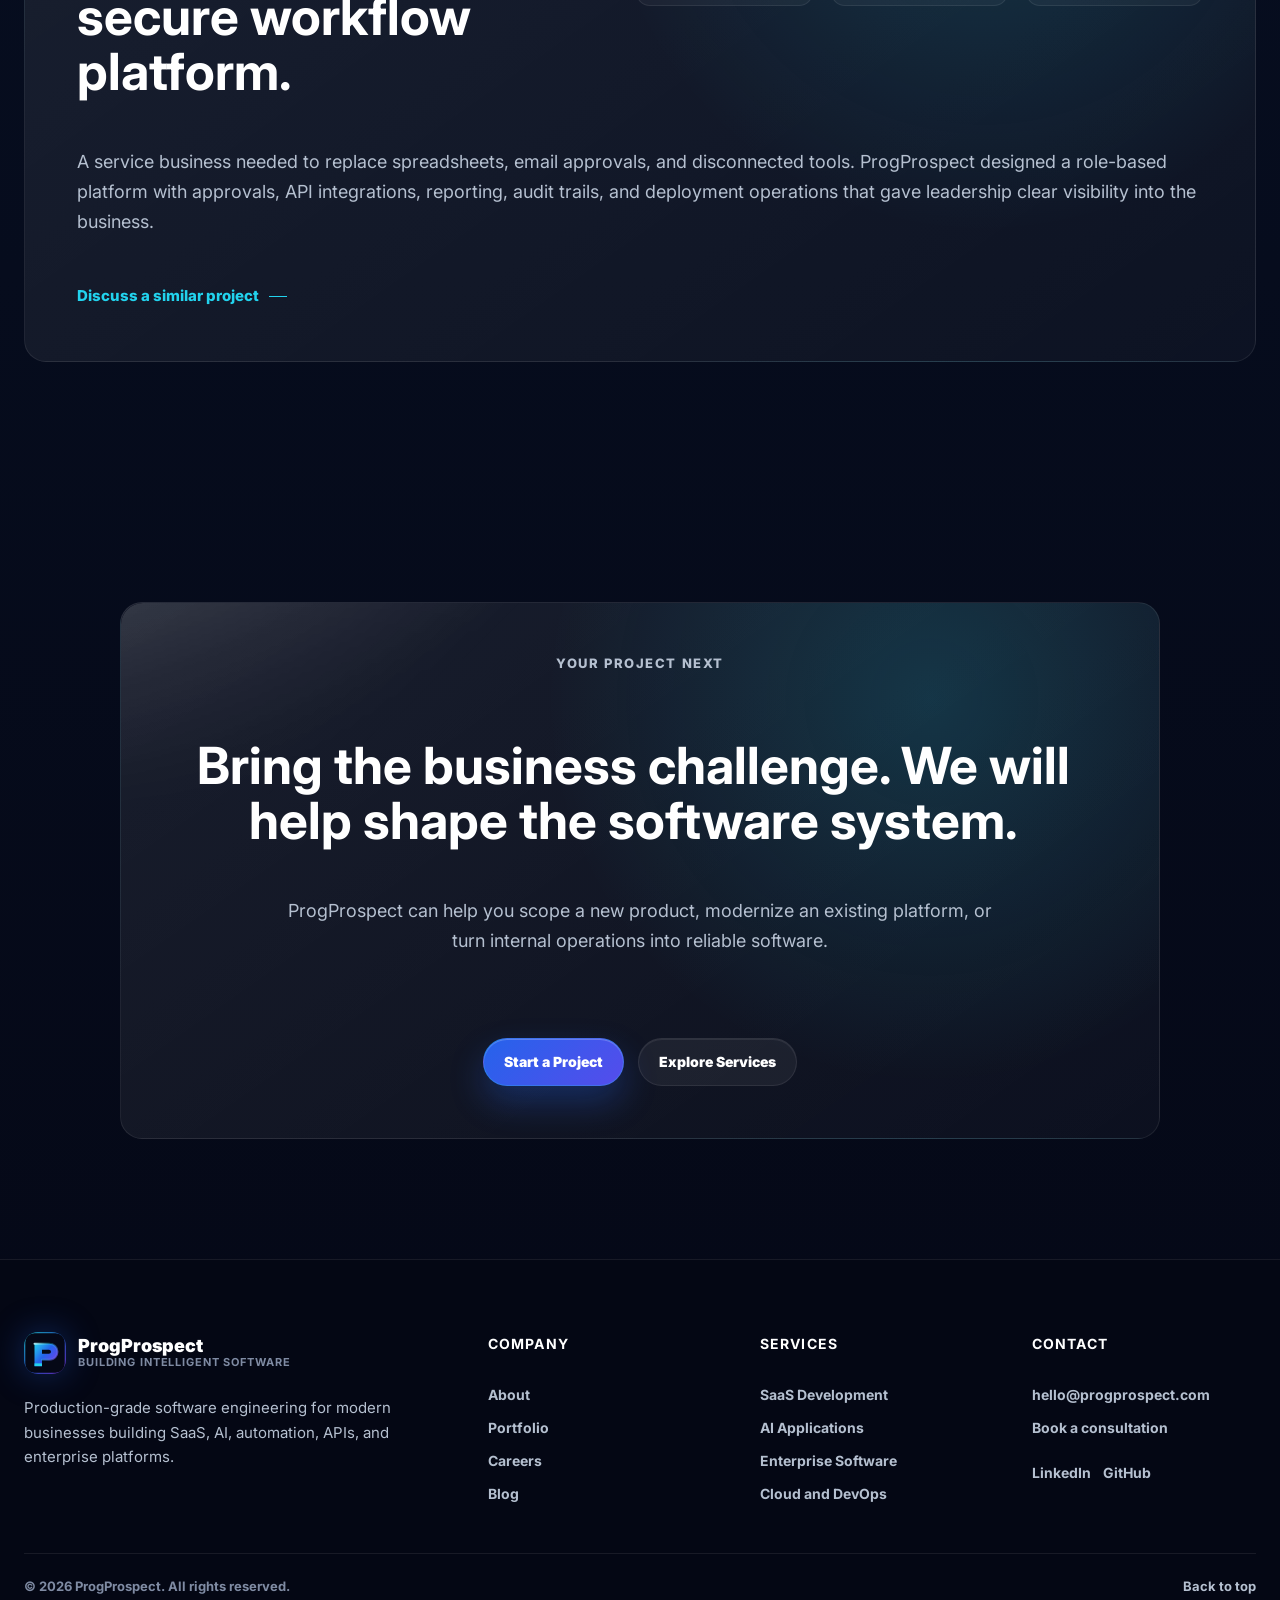
<file: portfolio.html>
<!DOCTYPE html>
<html lang="en">
<head>
  <meta charset="UTF-8">
  <meta name="viewport" content="width=device-width, initial-scale=1.0">
  <meta name="description" content="Explore ProgProspect portfolio examples across SaaS platforms, AI applications, enterprise automation, APIs, cloud systems, and data products.">
  <meta name="author" content="ProgProspect">
  <meta name="robots" content="index, follow">
  <meta name="theme-color" content="#050816">

  <meta property="og:type" content="website">
  <meta property="og:title" content="ProgProspect Portfolio | SaaS, AI, Enterprise Software">
  <meta property="og:description" content="Modern project showcase with business metrics, technologies, and outcomes from ProgProspect software engineering engagements.">
  <meta property="og:url" content="https://progprospect.com/portfolio.html">
  <meta property="og:image" content="https://progprospect.com/assets/images/progprospect-og.jpg">

  <meta name="twitter:card" content="summary_large_image">
  <meta name="twitter:title" content="ProgProspect Portfolio">
  <meta name="twitter:description" content="Representative SaaS, AI, automation, enterprise, cloud, and data engineering work.">
  <meta name="twitter:image" content="https://progprospect.com/assets/images/progprospect-og.jpg">

  <title>Portfolio | ProgProspect</title>

  <link rel="canonical" href="https://progprospect.com/portfolio.html">
  <link rel="icon" href="assets/icons/favicon.svg" type="image/svg+xml">
  <link rel="preconnect" href="https://fonts.googleapis.com">
  <link rel="preconnect" href="https://fonts.gstatic.com" crossorigin>
  <link href="https://fonts.googleapis.com/css2?family=Inter:wght@400;500;600;700;800;900&display=swap" rel="stylesheet">
  <link rel="stylesheet" href="css/style.css">
  <link rel="stylesheet" href="css/components.css">
  <link rel="stylesheet" href="css/animations.css">
  <link rel="stylesheet" href="css/responsive.css">
</head>
<body>
  <a class="skip-link" href="#main">Skip to content</a>

  <div class="site-loader" aria-hidden="true">
    <div class="loader-mark"><span></span><span></span><span></span></div>
  </div>

  <header class="site-header" data-header>
    <nav class="navbar container" aria-label="Primary navigation">
      <a class="brand" href="index.html" aria-label="ProgProspect home">
        <span class="brand-mark" aria-hidden="true">P</span>
        <span class="brand-copy">
          <span class="brand-name">ProgProspect</span>
          <span class="brand-line">Engineering intelligent software</span>
        </span>
      </a>
      <button class="nav-toggle" type="button" aria-expanded="false" aria-controls="primary-menu" aria-label="Open menu" data-nav-toggle>
        <span></span>
        <span></span>
      </button>
      <div class="nav-panel" id="primary-menu" data-nav-panel>
        <ul class="nav-links">
          <li><a href="index.html">Home</a></li>
          <li><a href="about.html">About</a></li>
          <li><a href="services.html">Services</a></li>
          <li><a class="active" href="portfolio.html" aria-current="page">Portfolio</a></li>
          <li><a href="pricing.html">Pricing</a></li>
          <li><a href="blog.html">Blog</a></li>
          <li><a href="careers.html">Careers</a></li>
          <li><a href="contact.html">Contact</a></li>
        </ul>
        <a class="btn btn-primary nav-cta" href="contact.html">Start a Project</a>
      </div>
    </nav>
  </header>

  <main id="main" data-portfolio>
    <section class="hero section-shell" aria-labelledby="portfolio-hero-title">
      <div class="hero-aurora" aria-hidden="true"></div>
      <div class="container">
        <div class="section-heading reveal">
          <p class="eyebrow">Portfolio</p>
          <h1 id="portfolio-hero-title">A modern showcase of software systems designed for measurable outcomes.</h1>
          <p>
            Explore representative ProgProspect work across SaaS products, AI systems, enterprise automation, cloud platforms, APIs, and data-driven business tools.
          </p>
        </div>
        <div class="metric-strip reveal" aria-label="Portfolio summary metrics">
          <div><strong>6</strong><span>Representative project categories</span></div>
          <div><strong>14</strong><span>Engineering capabilities applied</span></div>
          <div><strong>100%</strong><span>Production-minded delivery approach</span></div>
        </div>
      </div>
    </section>

    <section class="portfolio-preview section-shell" aria-labelledby="portfolio-work-title">
      <div class="container">
        <div class="section-heading split reveal">
          <div>
            <p class="eyebrow">Project showcase</p>
            <h2 id="portfolio-work-title">Filter by business problem, not by vanity screenshots.</h2>
          </div>
          <div class="form-field">
            <label for="portfolio-search">Search projects</label>
            <input id="portfolio-search" type="search" data-portfolio-search placeholder="Search AI, SaaS, cloud, API..." autocomplete="off">
          </div>
        </div>

        <div class="industry-grid reveal" role="group" aria-label="Portfolio filters">
          <button class="badge is-active" type="button" data-filter="all">All</button>
          <button class="badge" type="button" data-filter="saas">SaaS</button>
          <button class="badge" type="button" data-filter="ai">AI</button>
          <button class="badge" type="button" data-filter="enterprise">Enterprise</button>
          <button class="badge" type="button" data-filter="automation">Automation</button>
          <button class="badge" type="button" data-filter="cloud">Cloud</button>
          <button class="badge" type="button" data-filter="data">Data</button>
        </div>

        <div class="project-grid" aria-live="polite">
          <article class="project-card reveal" data-project-card data-category="ai" data-technologies="LLM RAG Python Vector Search API">
            <div class="project-visual project-visual-one" aria-hidden="true"></div>
            <div>
              <p>AI Operations</p>
              <h3>Service intelligence platform for routing, research, and quality review.</h3>
              <ul>
                <li>42% faster operational triage</li>
                <li>Private knowledge retrieval with human approval</li>
                <li>LLM evaluations and audit-friendly workflows</li>
              </ul>
              <div class="badge-row">
                <span class="badge">RAG</span><span class="badge">Python</span><span class="badge">APIs</span>
              </div>
            </div>
          </article>

          <article class="project-card reveal" data-project-card data-category="saas" data-technologies="SaaS Next.js Stripe PostgreSQL RBAC Analytics">
            <div class="project-visual project-visual-two" aria-hidden="true"></div>
            <div>
              <p>B2B SaaS</p>
              <h3>Subscription analytics product with billing, teams, and admin controls.</h3>
              <ul>
                <li>Multi-tenant account architecture</li>
                <li>Role-based access and usage dashboards</li>
                <li>Billing states prepared for growth</li>
              </ul>
              <div class="badge-row">
                <span class="badge">Next.js</span><span class="badge">PostgreSQL</span><span class="badge">RBAC</span>
              </div>
            </div>
          </article>

          <article class="project-card reveal" data-project-card data-category="enterprise" data-technologies="Enterprise Platform Workflow RBAC SSO Audit Dashboard">
            <div class="project-visual project-visual-three" aria-hidden="true"></div>
            <div>
              <p>Enterprise Platform</p>
              <h3>Internal approval system for distributed operations and reporting.</h3>
              <ul>
                <li>68% fewer manual handoffs</li>
                <li>Audit trail for critical approvals</li>
                <li>Executive reporting and role-based portals</li>
              </ul>
              <div class="badge-row">
                <span class="badge">SSO</span><span class="badge">Workflows</span><span class="badge">Dashboards</span>
              </div>
            </div>
          </article>

          <article class="project-card reveal" data-project-card data-category="automation" data-technologies="Automation Webhooks CRM ERP Notifications Queue">
            <div class="project-visual project-visual-one" aria-hidden="true"></div>
            <div>
              <p>Automation</p>
              <h3>Revenue operations workflow connecting CRM, finance, and fulfillment systems.</h3>
              <ul>
                <li>Automated handoffs across five business stages</li>
                <li>Exception handling for missing data</li>
                <li>Real-time notifications and status visibility</li>
              </ul>
              <div class="badge-row">
                <span class="badge">Webhooks</span><span class="badge">Queues</span><span class="badge">CRM</span>
              </div>
            </div>
          </article>

          <article class="project-card reveal" data-project-card data-category="cloud" data-technologies="Cloud AWS CI/CD Observability Docker Deployment">
            <div class="project-visual project-visual-two" aria-hidden="true"></div>
            <div>
              <p>Cloud Systems</p>
              <h3>Deployment foundation for a growing product team shipping weekly releases.</h3>
              <ul>
                <li>CI/CD pipeline with environment controls</li>
                <li>Monitoring and incident visibility</li>
                <li>Zero-downtime deployment strategy</li>
              </ul>
              <div class="badge-row">
                <span class="badge">AWS</span><span class="badge">Docker</span><span class="badge">CI/CD</span>
              </div>
            </div>
          </article>

          <article class="project-card reveal" data-project-card data-category="data" data-technologies="Data Engineering ETL Analytics Dashboard Warehouse">
            <div class="project-visual project-visual-three" aria-hidden="true"></div>
            <div>
              <p>Data Product</p>
              <h3>Analytics layer turning fragmented operational data into decision-ready reporting.</h3>
              <ul>
                <li>Unified metrics across disconnected tools</li>
                <li>Executive dashboards and team-level views</li>
                <li>Data structures prepared for AI workflows</li>
              </ul>
              <div class="badge-row">
                <span class="badge">ETL</span><span class="badge">Analytics</span><span class="badge">Warehouse</span>
              </div>
            </div>
          </article>
        </div>

        <div class="enterprise-card reveal" data-portfolio-empty hidden>
          <div>
            <p class="eyebrow">No matches</p>
            <h2>No projects match that filter.</h2>
          </div>
          <p>Try a broader category or search for terms like SaaS, AI, automation, cloud, API, or analytics.</p>
        </div>
      </div>
    </section>

    <section class="case-studies section-shell" aria-labelledby="case-title">
      <div class="container">
        <div class="case-card reveal">
          <div>
            <p class="eyebrow">Featured case study</p>
            <h2 id="case-title">Replacing fragmented operations with a secure workflow platform.</h2>
          </div>
          <div class="case-metrics">
            <div><strong>3.2x</strong><span>Faster onboarding</span></div>
            <div><strong>68%</strong><span>Fewer manual handoffs</span></div>
            <div><strong>99.9%</strong><span>Target uptime</span></div>
          </div>
          <p>
            A service business needed to replace spreadsheets, email approvals, and disconnected tools. ProgProspect designed a role-based platform with approvals, API integrations, reporting, audit trails, and deployment operations that gave leadership clear visibility into the business.
          </p>
          <a class="text-link" href="contact.html">Discuss a similar project</a>
        </div>
      </div>
    </section>

    <section class="cta section-shell" aria-labelledby="portfolio-cta-title">
      <div class="container">
        <div class="cta-panel reveal">
          <p class="eyebrow">Your project next</p>
          <h2 id="portfolio-cta-title">Bring the business challenge. We will help shape the software system.</h2>
          <p>
            ProgProspect can help you scope a new product, modernize an existing platform, or turn internal operations into reliable software.
          </p>
          <div class="cta-actions">
            <a class="btn btn-primary" href="contact.html">Start a Project</a>
            <a class="btn btn-secondary" href="services.html">Explore Services</a>
          </div>
        </div>
      </div>
    </section>
  </main>

  <footer class="site-footer">
    <div class="container footer-grid">
      <div class="footer-brand">
        <a class="brand" href="index.html" aria-label="ProgProspect home">
          <span class="brand-mark" aria-hidden="true">P</span>
          <span class="brand-copy">
            <span class="brand-name">ProgProspect</span>
            <span class="brand-line">Building Intelligent Software</span>
          </span>
        </a>
        <p>Production-grade software engineering for modern businesses building SaaS, AI, automation, APIs, and enterprise platforms.</p>
      </div>
      <nav aria-label="Footer company links">
        <h2>Company</h2>
        <a href="about.html">About</a>
        <a href="portfolio.html">Portfolio</a>
        <a href="careers.html">Careers</a>
        <a href="blog.html">Blog</a>
      </nav>
      <nav aria-label="Footer services links">
        <h2>Services</h2>
        <a href="services.html#saas-development">SaaS Development</a>
        <a href="services.html#ai-applications">AI Applications</a>
        <a href="services.html#enterprise-platforms">Enterprise Software</a>
        <a href="services.html#cloud-devops">Cloud and DevOps</a>
      </nav>
      <div class="footer-contact">
        <h2>Contact</h2>
        <a href="mailto:hello@progprospect.com">hello@progprospect.com</a>
        <a href="contact.html">Book a consultation</a>
        <div class="social-links" aria-label="Social links">
          <a href="https://www.linkedin.com/company/progprospect" rel="noopener" target="_blank">LinkedIn</a>
          <a href="https://github.com/progprospect" rel="noopener" target="_blank">GitHub</a>
        </div>
      </div>
    </div>
    <div class="container footer-bottom">
      <p>&copy; 2026 ProgProspect. All rights reserved.</p>
      <a href="#main" class="back-to-top" data-back-to-top>Back to top</a>
    </div>
  </footer>

  <script src="js/main.js" defer></script>
  <script src="js/animations.js" defer></script>
  <script src="js/cursor.js" defer></script>
  <script src="js/portfolio.js" defer></script>
</body>
</html>
</file>
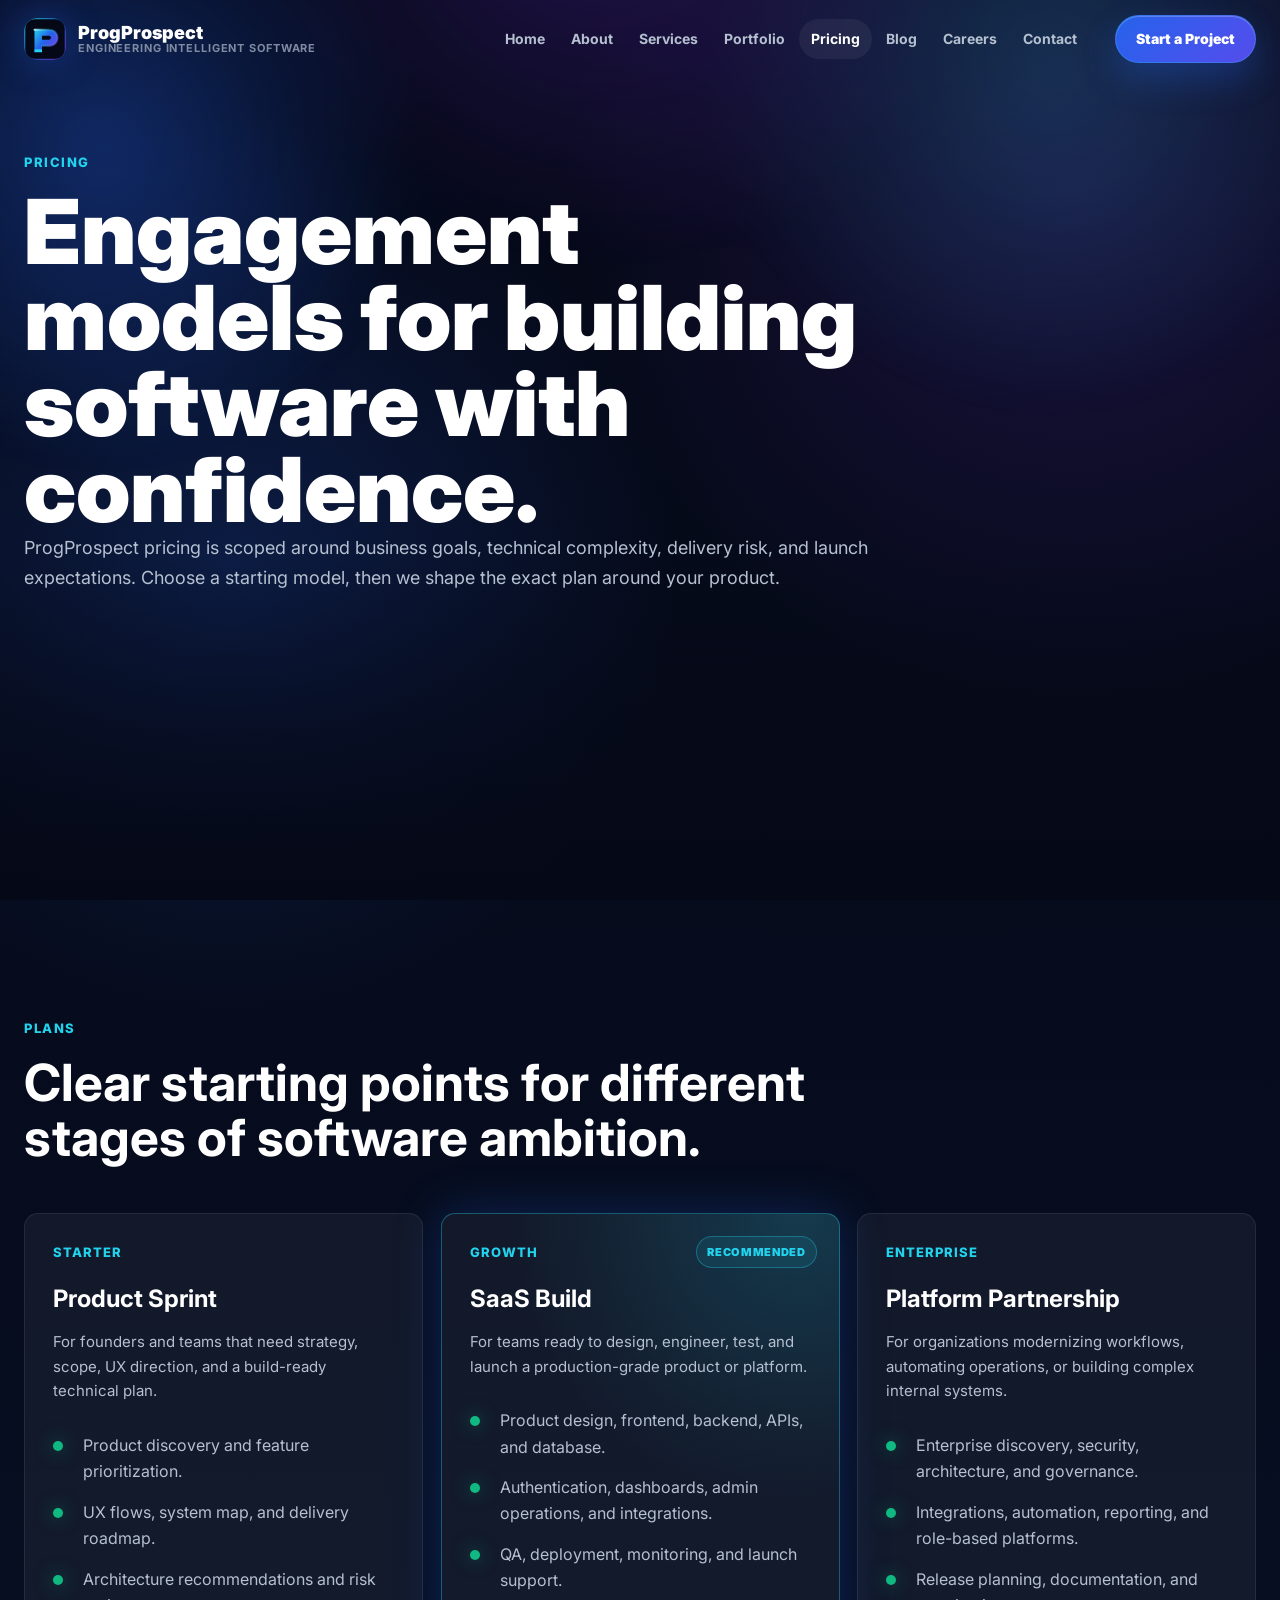
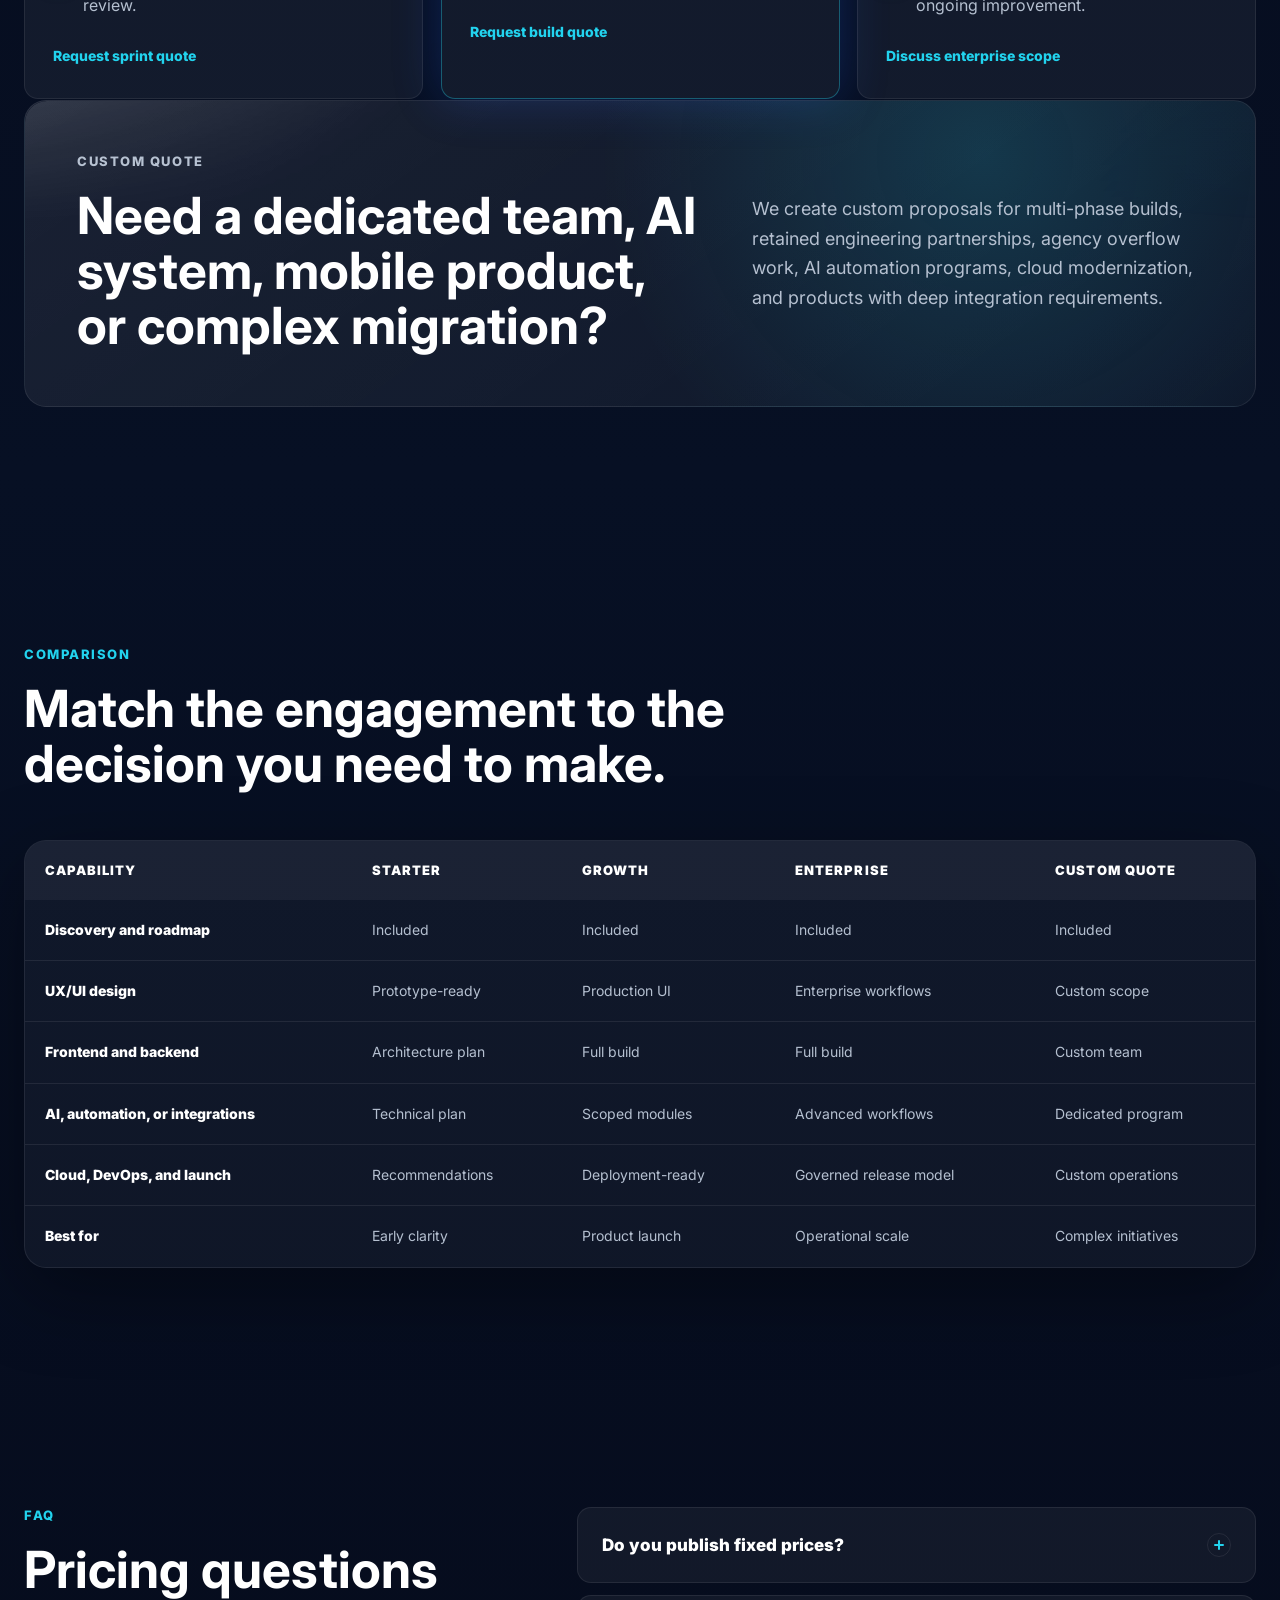
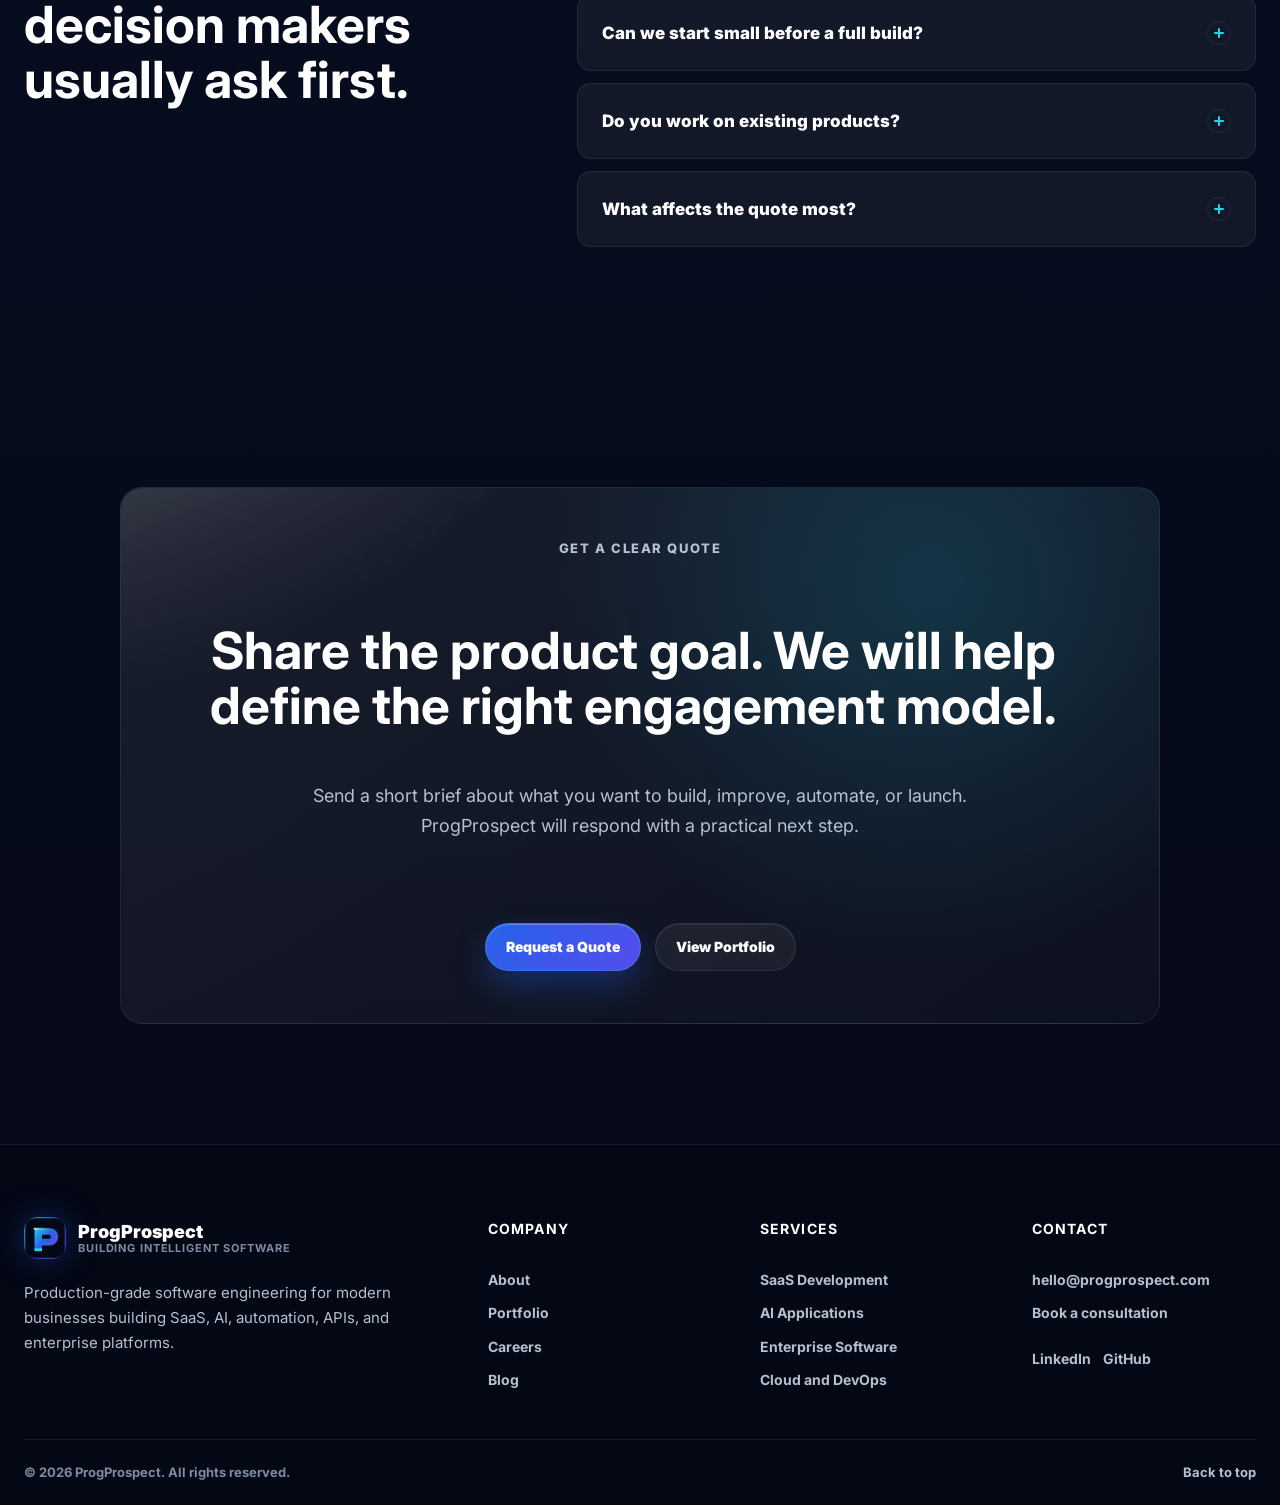
<file: pricing.html>
<!DOCTYPE html>
<html lang="en">
<head>
  <meta charset="UTF-8">
  <meta name="viewport" content="width=device-width, initial-scale=1.0">
  <meta name="description" content="Compare ProgProspect engagement models for SaaS development, AI applications, enterprise software, automation, APIs, cloud systems, and ongoing product engineering.">
  <meta name="author" content="ProgProspect">
  <meta name="robots" content="index, follow">
  <meta name="theme-color" content="#050816">

  <meta property="og:type" content="website">
  <meta property="og:title" content="ProgProspect Pricing | Software Engineering Engagement Models">
  <meta property="og:description" content="Starter, Growth, Enterprise, and Custom Quote models for production-grade software engineering.">
  <meta property="og:url" content="https://progprospect.com/pricing.html">
  <meta property="og:image" content="https://progprospect.com/assets/images/progprospect-og.jpg">

  <meta name="twitter:card" content="summary_large_image">
  <meta name="twitter:title" content="ProgProspect Pricing">
  <meta name="twitter:description" content="Choose an engineering engagement model for SaaS, AI, automation, enterprise platforms, APIs, and cloud systems.">
  <meta name="twitter:image" content="https://progprospect.com/assets/images/progprospect-og.jpg">

  <title>Pricing | ProgProspect</title>

  <link rel="canonical" href="https://progprospect.com/pricing.html">
  <link rel="icon" href="assets/icons/favicon.svg" type="image/svg+xml">
  <link rel="preconnect" href="https://fonts.googleapis.com">
  <link rel="preconnect" href="https://fonts.gstatic.com" crossorigin>
  <link href="https://fonts.googleapis.com/css2?family=Inter:wght@400;500;600;700;800;900&display=swap" rel="stylesheet">
  <link rel="stylesheet" href="css/style.css">
  <link rel="stylesheet" href="css/components.css">
  <link rel="stylesheet" href="css/animations.css">
  <link rel="stylesheet" href="css/responsive.css">
</head>
<body>
  <a class="skip-link" href="#main">Skip to content</a>

  <div class="site-loader" aria-hidden="true">
    <div class="loader-mark"><span></span><span></span><span></span></div>
  </div>

  <header class="site-header" data-header>
    <nav class="navbar container" aria-label="Primary navigation">
      <a class="brand" href="index.html" aria-label="ProgProspect home">
        <span class="brand-mark" aria-hidden="true">P</span>
        <span class="brand-copy">
          <span class="brand-name">ProgProspect</span>
          <span class="brand-line">Engineering intelligent software</span>
        </span>
      </a>
      <button class="nav-toggle" type="button" aria-expanded="false" aria-controls="primary-menu" aria-label="Open menu" data-nav-toggle>
        <span></span>
        <span></span>
      </button>
      <div class="nav-panel" id="primary-menu" data-nav-panel>
        <ul class="nav-links">
          <li><a href="index.html">Home</a></li>
          <li><a href="about.html">About</a></li>
          <li><a href="services.html">Services</a></li>
          <li><a href="portfolio.html">Portfolio</a></li>
          <li><a class="active" href="pricing.html" aria-current="page">Pricing</a></li>
          <li><a href="blog.html">Blog</a></li>
          <li><a href="careers.html">Careers</a></li>
          <li><a href="contact.html">Contact</a></li>
        </ul>
        <a class="btn btn-primary nav-cta" href="contact.html">Start a Project</a>
      </div>
    </nav>
  </header>

  <main id="main">
    <section class="hero section-shell" aria-labelledby="pricing-hero-title">
      <div class="hero-aurora" aria-hidden="true"></div>
      <div class="container">
        <div class="section-heading reveal">
          <p class="eyebrow">Pricing</p>
          <h1 id="pricing-hero-title">Engagement models for building software with confidence.</h1>
          <p>
            ProgProspect pricing is scoped around business goals, technical complexity, delivery risk, and launch expectations. Choose a starting model, then we shape the exact plan around your product.
          </p>
        </div>
      </div>
    </section>

    <section class="pricing-preview section-shell" aria-labelledby="plans-title">
      <div class="container">
        <div class="section-heading reveal">
          <p class="eyebrow">Plans</p>
          <h2 id="plans-title">Clear starting points for different stages of software ambition.</h2>
        </div>

        <div class="pricing-grid">
          <article class="pricing-card reveal" id="starter">
            <p>Starter</p>
            <h3>Product Sprint</h3>
            <span>For founders and teams that need strategy, scope, UX direction, and a build-ready technical plan.</span>
            <ul class="check-list">
              <li>Product discovery and feature prioritization.</li>
              <li>UX flows, system map, and delivery roadmap.</li>
              <li>Architecture recommendations and risk review.</li>
            </ul>
            <a href="contact.html">Request sprint quote</a>
          </article>

          <article class="pricing-card featured reveal" id="growth">
            <p>Growth</p>
            <h3>SaaS Build</h3>
            <span>For teams ready to design, engineer, test, and launch a production-grade product or platform.</span>
            <ul class="check-list">
              <li>Product design, frontend, backend, APIs, and database.</li>
              <li>Authentication, dashboards, admin operations, and integrations.</li>
              <li>QA, deployment, monitoring, and launch support.</li>
            </ul>
            <a href="contact.html">Request build quote</a>
          </article>

          <article class="pricing-card reveal" id="enterprise">
            <p>Enterprise</p>
            <h3>Platform Partnership</h3>
            <span>For organizations modernizing workflows, automating operations, or building complex internal systems.</span>
            <ul class="check-list">
              <li>Enterprise discovery, security, architecture, and governance.</li>
              <li>Integrations, automation, reporting, and role-based platforms.</li>
              <li>Release planning, documentation, and ongoing improvement.</li>
            </ul>
            <a href="contact.html">Discuss enterprise scope</a>
          </article>
        </div>

        <div class="enterprise-card reveal" id="custom-quote">
          <div>
            <p class="eyebrow">Custom quote</p>
            <h2>Need a dedicated team, AI system, mobile product, or complex migration?</h2>
          </div>
          <p>
            We create custom proposals for multi-phase builds, retained engineering partnerships, agency overflow work, AI automation programs, cloud modernization, and products with deep integration requirements.
          </p>
        </div>
      </div>
    </section>

    <section class="section-shell" aria-labelledby="comparison-title">
      <div class="container">
        <div class="section-heading reveal">
          <p class="eyebrow">Comparison</p>
          <h2 id="comparison-title">Match the engagement to the decision you need to make.</h2>
        </div>
        <div class="comparison-table reveal" role="region" aria-label="Pricing comparison table" tabindex="0">
          <table>
            <thead>
              <tr>
                <th scope="col">Capability</th>
                <th scope="col">Starter</th>
                <th scope="col">Growth</th>
                <th scope="col">Enterprise</th>
                <th scope="col">Custom Quote</th>
              </tr>
            </thead>
            <tbody>
              <tr>
                <th scope="row">Discovery and roadmap</th>
                <td>Included</td>
                <td>Included</td>
                <td>Included</td>
                <td>Included</td>
              </tr>
              <tr>
                <th scope="row">UX/UI design</th>
                <td>Prototype-ready</td>
                <td>Production UI</td>
                <td>Enterprise workflows</td>
                <td>Custom scope</td>
              </tr>
              <tr>
                <th scope="row">Frontend and backend</th>
                <td>Architecture plan</td>
                <td>Full build</td>
                <td>Full build</td>
                <td>Custom team</td>
              </tr>
              <tr>
                <th scope="row">AI, automation, or integrations</th>
                <td>Technical plan</td>
                <td>Scoped modules</td>
                <td>Advanced workflows</td>
                <td>Dedicated program</td>
              </tr>
              <tr>
                <th scope="row">Cloud, DevOps, and launch</th>
                <td>Recommendations</td>
                <td>Deployment-ready</td>
                <td>Governed release model</td>
                <td>Custom operations</td>
              </tr>
              <tr>
                <th scope="row">Best for</th>
                <td>Early clarity</td>
                <td>Product launch</td>
                <td>Operational scale</td>
                <td>Complex initiatives</td>
              </tr>
            </tbody>
          </table>
        </div>
      </div>
    </section>

    <section class="faq section-shell" aria-labelledby="pricing-faq-title">
      <div class="container faq-layout">
        <div class="section-heading reveal">
          <p class="eyebrow">FAQ</p>
          <h2 id="pricing-faq-title">Pricing questions decision makers usually ask first.</h2>
        </div>
        <div class="accordion" data-accordion>
          <article class="accordion-item reveal">
            <button type="button" aria-expanded="false">Do you publish fixed prices?<span aria-hidden="true"></span></button>
            <div class="accordion-panel">
              <p>We use scoped quotes because production software varies by complexity, integrations, security, design depth, launch expectations, and timeline. The models give a clear starting structure.</p>
            </div>
          </article>
          <article class="accordion-item reveal">
            <button type="button" aria-expanded="false">Can we start small before a full build?<span aria-hidden="true"></span></button>
            <div class="accordion-panel">
              <p>Yes. The Product Sprint is designed to reduce uncertainty before committing to a larger build. It creates a practical roadmap, architecture direction, and delivery plan.</p>
            </div>
          </article>
          <article class="accordion-item reveal">
            <button type="button" aria-expanded="false">Do you work on existing products?<span aria-hidden="true"></span></button>
            <div class="accordion-panel">
              <p>Yes. We can audit, redesign, extend, stabilize, migrate, or modernize an existing product, API, cloud system, or internal platform.</p>
            </div>
          </article>
          <article class="accordion-item reveal">
            <button type="button" aria-expanded="false">What affects the quote most?<span aria-hidden="true"></span></button>
            <div class="accordion-panel">
              <p>The largest factors are product scope, system complexity, integration requirements, AI/data needs, compliance expectations, timeline, and the level of post-launch support.</p>
            </div>
          </article>
        </div>
      </div>
    </section>

    <section class="cta section-shell" aria-labelledby="pricing-cta-title">
      <div class="container">
        <div class="cta-panel reveal">
          <p class="eyebrow">Get a clear quote</p>
          <h2 id="pricing-cta-title">Share the product goal. We will help define the right engagement model.</h2>
          <p>
            Send a short brief about what you want to build, improve, automate, or launch. ProgProspect will respond with a practical next step.
          </p>
          <div class="cta-actions">
            <a class="btn btn-primary" href="contact.html">Request a Quote</a>
            <a class="btn btn-secondary" href="portfolio.html">View Portfolio</a>
          </div>
        </div>
      </div>
    </section>
  </main>

  <footer class="site-footer">
    <div class="container footer-grid">
      <div class="footer-brand">
        <a class="brand" href="index.html" aria-label="ProgProspect home">
          <span class="brand-mark" aria-hidden="true">P</span>
          <span class="brand-copy">
            <span class="brand-name">ProgProspect</span>
            <span class="brand-line">Building Intelligent Software</span>
          </span>
        </a>
        <p>Production-grade software engineering for modern businesses building SaaS, AI, automation, APIs, and enterprise platforms.</p>
      </div>
      <nav aria-label="Footer company links">
        <h2>Company</h2>
        <a href="about.html">About</a>
        <a href="portfolio.html">Portfolio</a>
        <a href="careers.html">Careers</a>
        <a href="blog.html">Blog</a>
      </nav>
      <nav aria-label="Footer services links">
        <h2>Services</h2>
        <a href="services.html#saas-development">SaaS Development</a>
        <a href="services.html#ai-applications">AI Applications</a>
        <a href="services.html#enterprise-platforms">Enterprise Software</a>
        <a href="services.html#cloud-devops">Cloud and DevOps</a>
      </nav>
      <div class="footer-contact">
        <h2>Contact</h2>
        <a href="mailto:hello@progprospect.com">hello@progprospect.com</a>
        <a href="contact.html">Book a consultation</a>
        <div class="social-links" aria-label="Social links">
          <a href="https://www.linkedin.com/company/progprospect" rel="noopener" target="_blank">LinkedIn</a>
          <a href="https://github.com/progprospect" rel="noopener" target="_blank">GitHub</a>
        </div>
      </div>
    </div>
    <div class="container footer-bottom">
      <p>&copy; 2026 ProgProspect. All rights reserved.</p>
      <a href="#main" class="back-to-top" data-back-to-top>Back to top</a>
    </div>
  </footer>

  <script src="js/main.js" defer></script>
  <script src="js/animations.js" defer></script>
  <script src="js/cursor.js" defer></script>
  <script src="js/faq.js" defer></script>
</body>
</html>
</file>
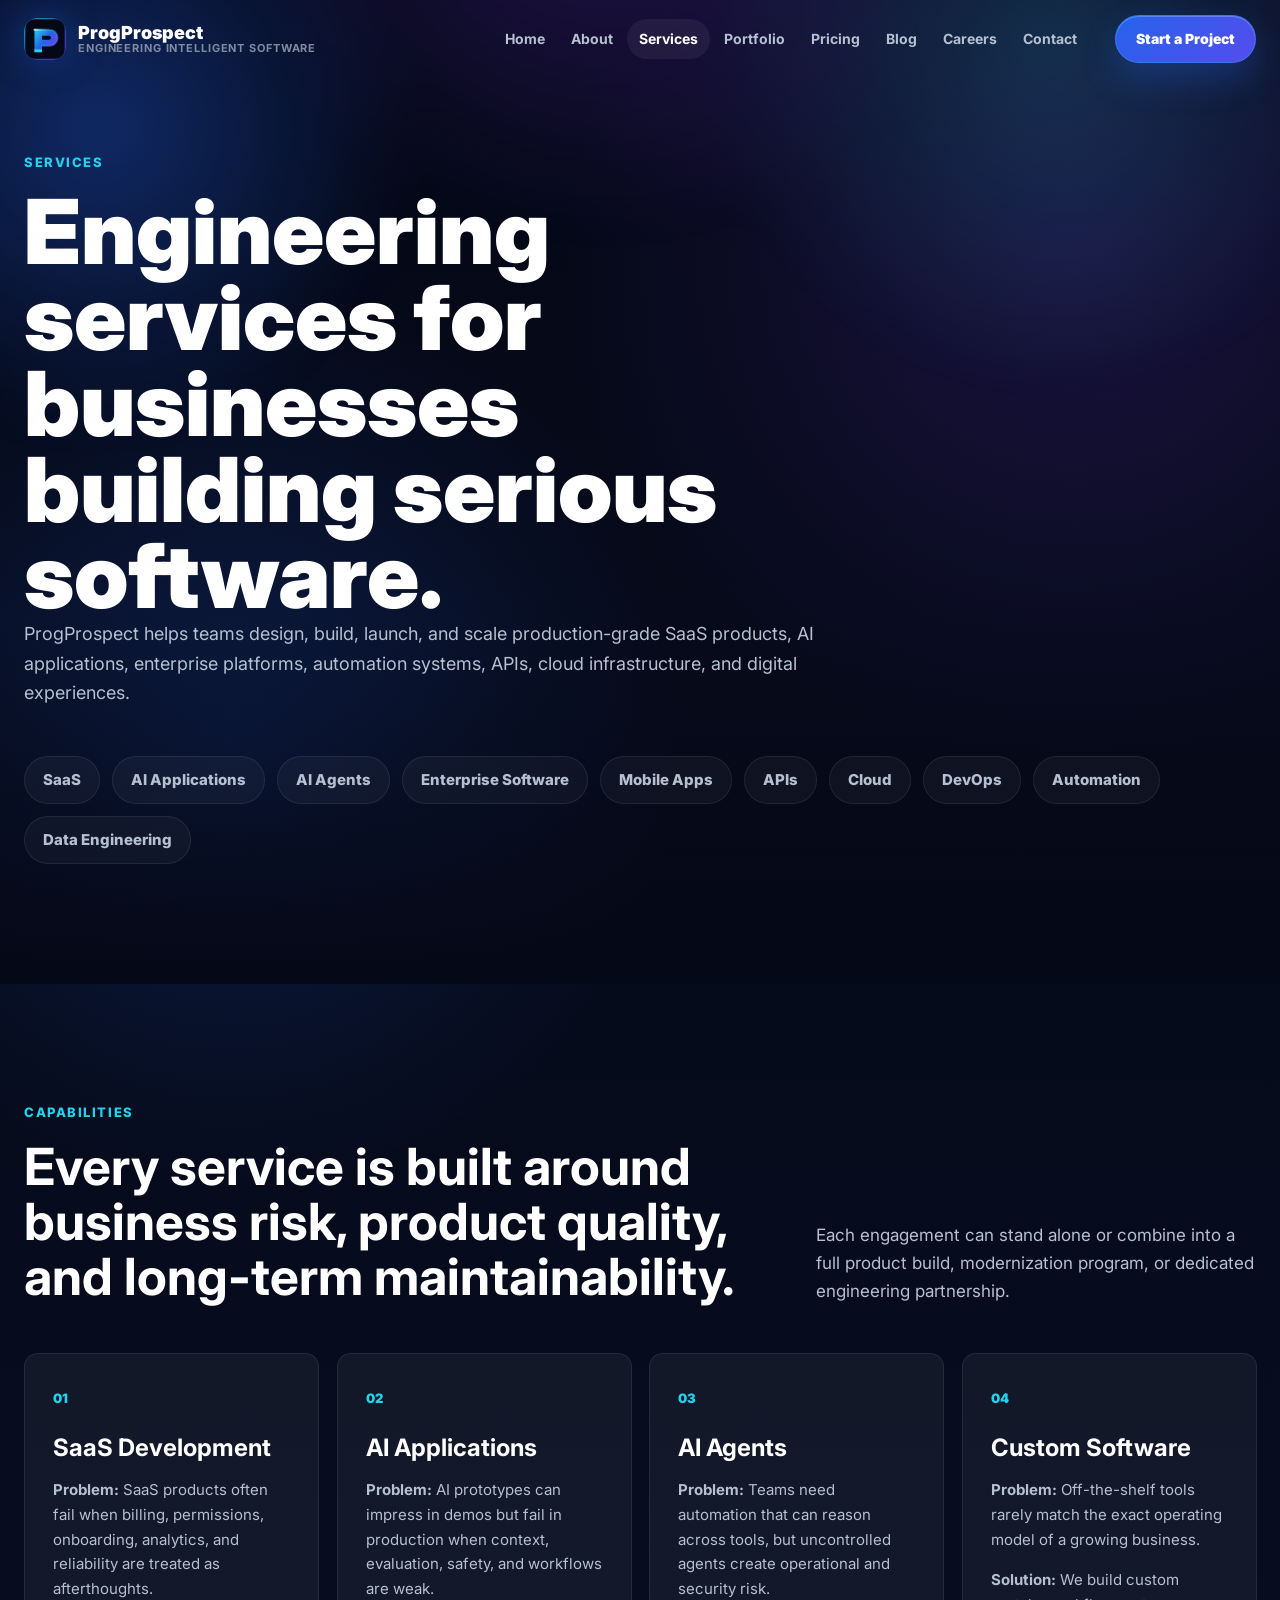
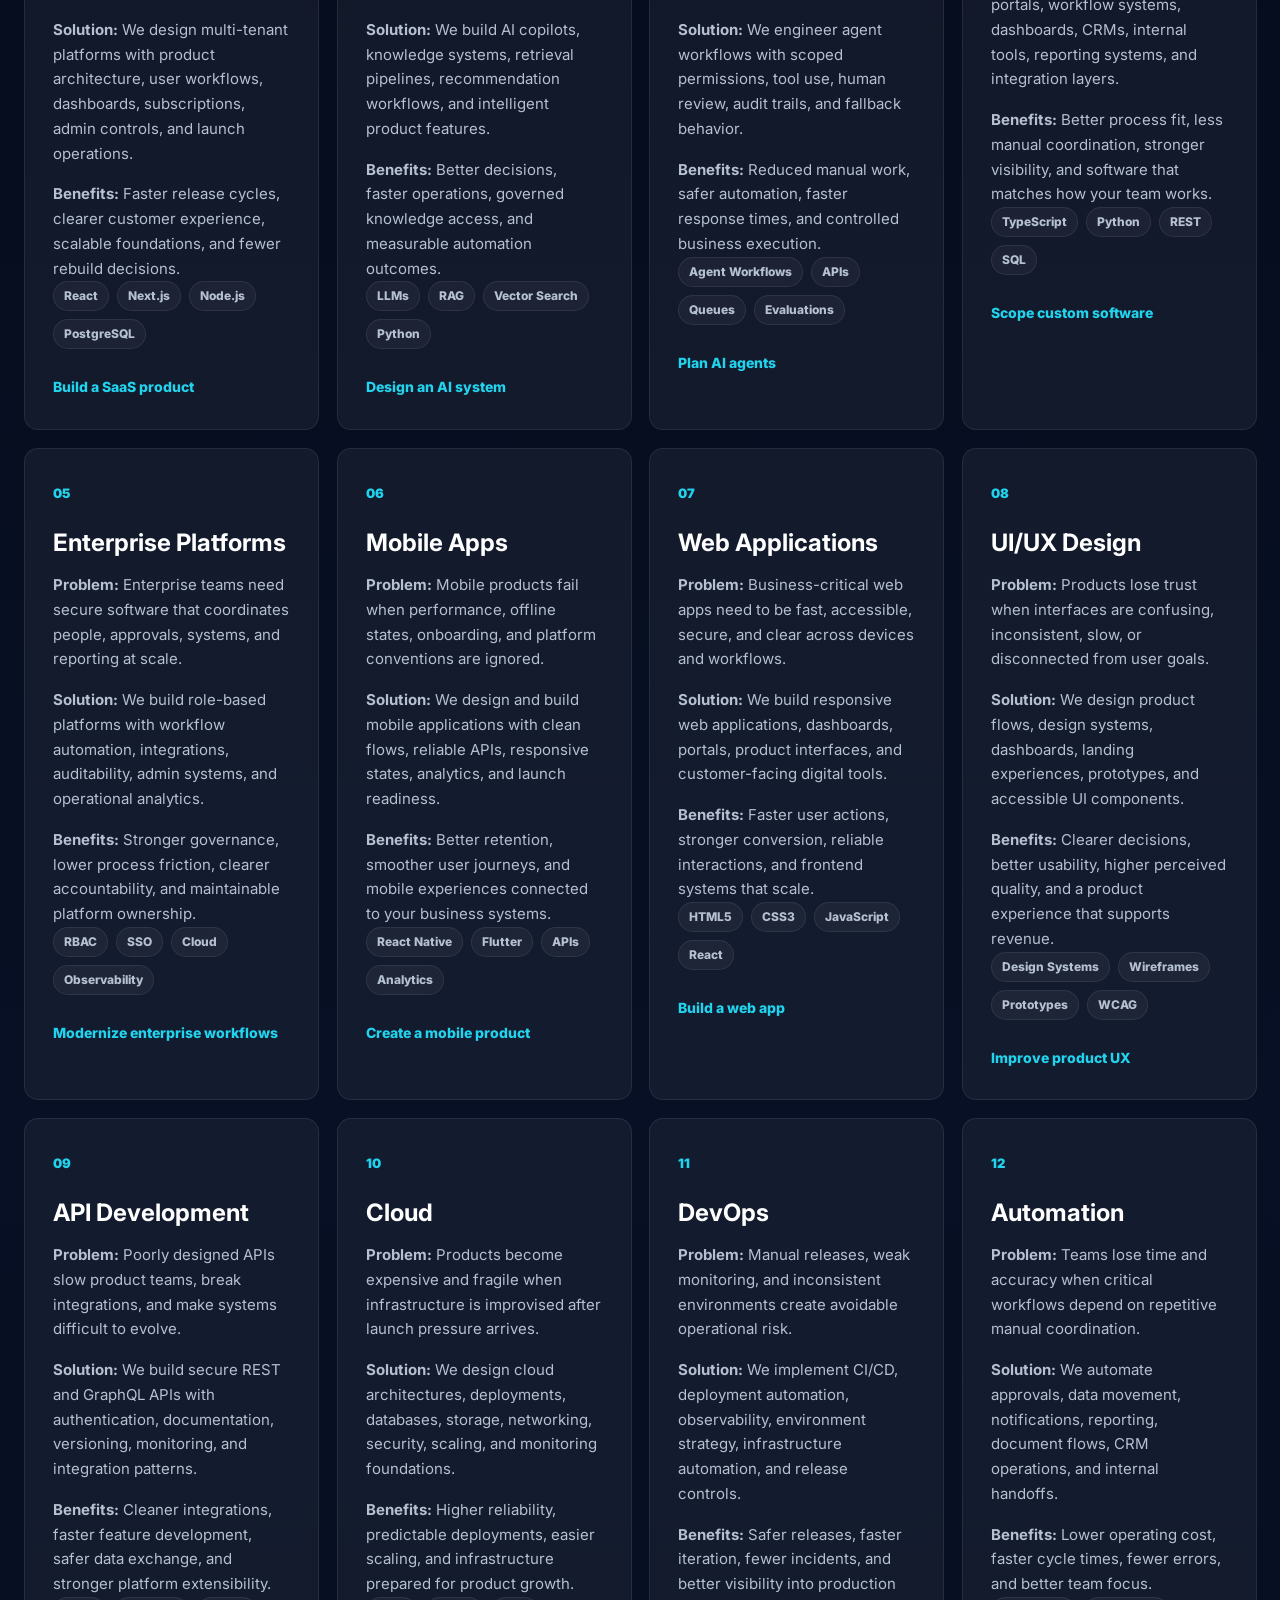
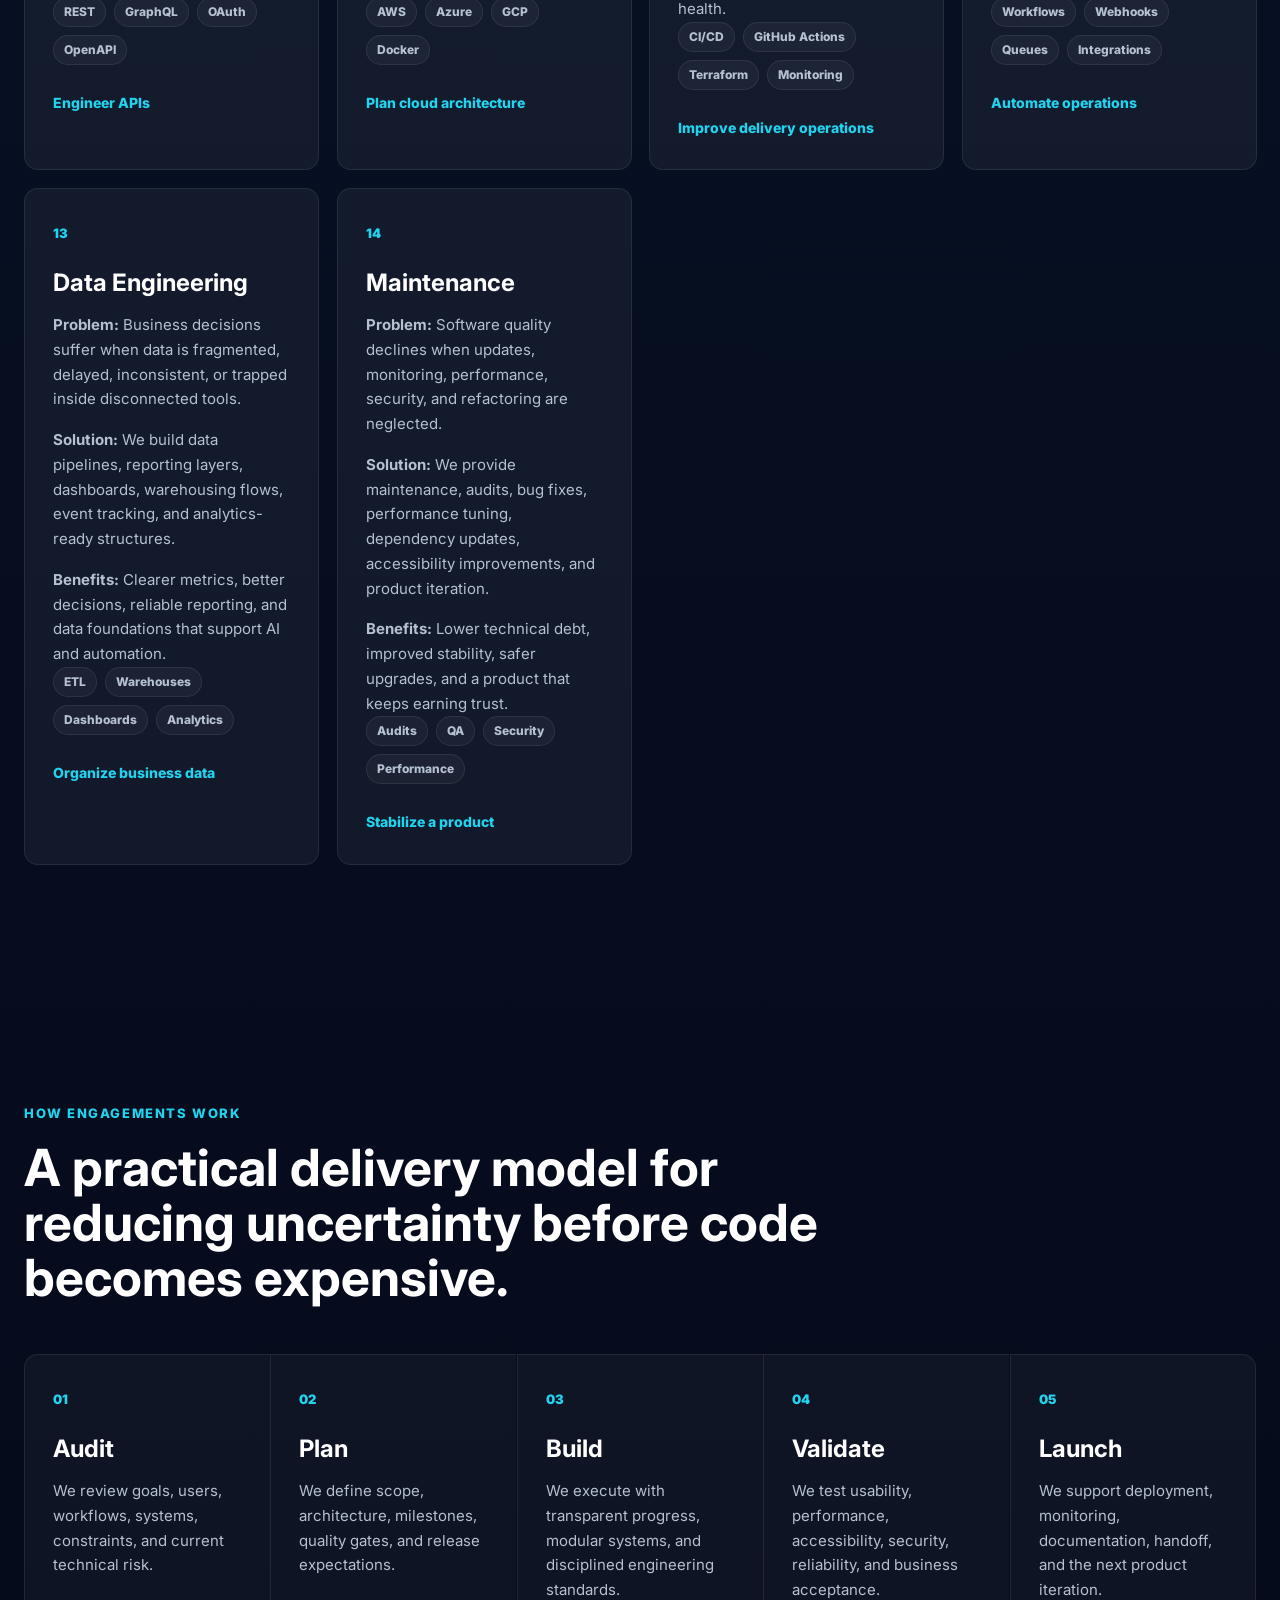
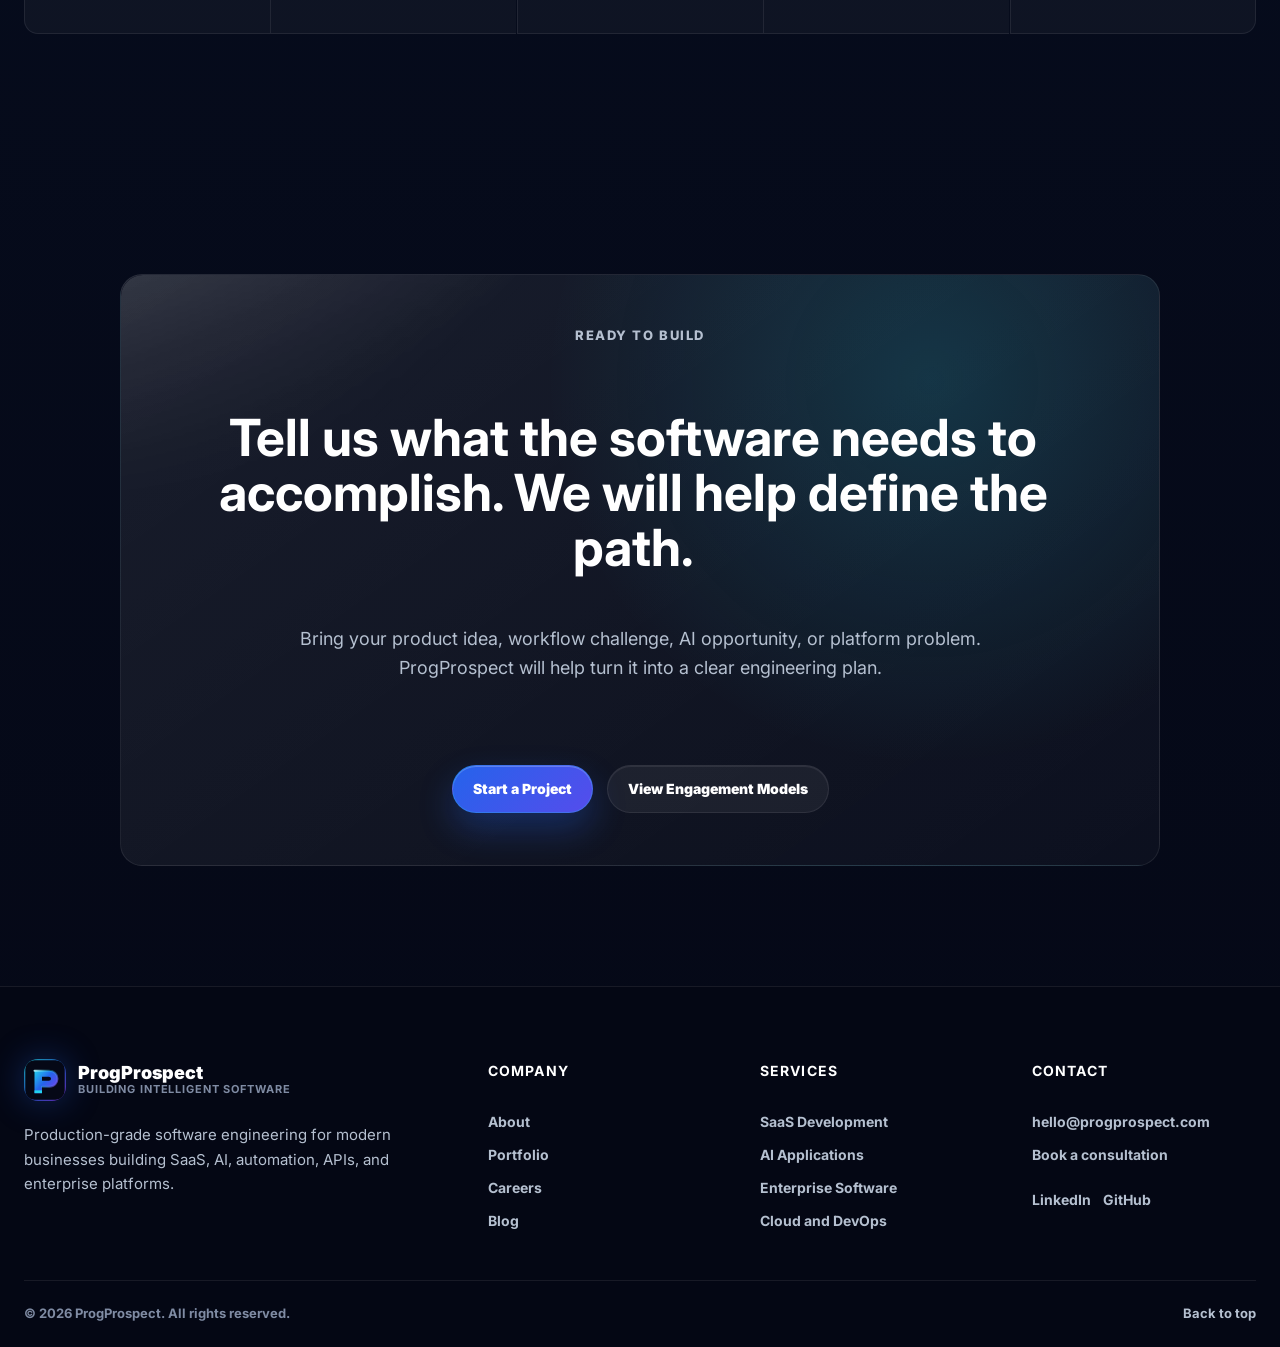
<file: services.html>
<!DOCTYPE html>
<html lang="en">
<head>
  <meta charset="UTF-8">
  <meta name="viewport" content="width=device-width, initial-scale=1.0">
  <meta name="description" content="Explore ProgProspect services: SaaS development, AI applications, AI agents, custom software, enterprise platforms, mobile apps, web apps, UI/UX, APIs, cloud, DevOps, automation, data engineering, and maintenance.">
  <meta name="author" content="ProgProspect">
  <meta name="robots" content="index, follow">
  <meta name="theme-color" content="#050816">

  <meta property="og:type" content="website">
  <meta property="og:title" content="ProgProspect Services | SaaS, AI, Enterprise Software, Cloud">
  <meta property="og:description" content="Production-grade software engineering services for startups, SMEs, enterprises, agencies, and SaaS teams.">
  <meta property="og:url" content="https://progprospect.com/services.html">
  <meta property="og:image" content="https://progprospect.com/assets/images/progprospect-og.jpg">

  <meta name="twitter:card" content="summary_large_image">
  <meta name="twitter:title" content="ProgProspect Services">
  <meta name="twitter:description" content="Build SaaS, AI applications, enterprise platforms, automation systems, APIs, cloud infrastructure, and digital products with ProgProspect.">
  <meta name="twitter:image" content="https://progprospect.com/assets/images/progprospect-og.jpg">

  <title>Services | ProgProspect Software Engineering</title>

  <link rel="canonical" href="https://progprospect.com/services.html">
  <link rel="icon" href="assets/icons/favicon.svg" type="image/svg+xml">
  <link rel="preconnect" href="https://fonts.googleapis.com">
  <link rel="preconnect" href="https://fonts.gstatic.com" crossorigin>
  <link href="https://fonts.googleapis.com/css2?family=Inter:wght@400;500;600;700;800;900&display=swap" rel="stylesheet">
  <link rel="stylesheet" href="css/style.css">
  <link rel="stylesheet" href="css/components.css">
  <link rel="stylesheet" href="css/animations.css">
  <link rel="stylesheet" href="css/responsive.css">
</head>
<body>
  <a class="skip-link" href="#main">Skip to content</a>

  <div class="site-loader" aria-hidden="true">
    <div class="loader-mark"><span></span><span></span><span></span></div>
  </div>

  <header class="site-header" data-header>
    <nav class="navbar container" aria-label="Primary navigation">
      <a class="brand" href="index.html" aria-label="ProgProspect home">
        <span class="brand-mark" aria-hidden="true">P</span>
        <span class="brand-copy">
          <span class="brand-name">ProgProspect</span>
          <span class="brand-line">Engineering intelligent software</span>
        </span>
      </a>

      <button class="nav-toggle" type="button" aria-expanded="false" aria-controls="primary-menu" aria-label="Open menu" data-nav-toggle>
        <span></span>
        <span></span>
      </button>

      <div class="nav-panel" id="primary-menu" data-nav-panel>
        <ul class="nav-links">
          <li><a href="index.html">Home</a></li>
          <li><a href="about.html">About</a></li>
          <li><a class="active" href="services.html" aria-current="page">Services</a></li>
          <li><a href="portfolio.html">Portfolio</a></li>
          <li><a href="pricing.html">Pricing</a></li>
          <li><a href="blog.html">Blog</a></li>
          <li><a href="careers.html">Careers</a></li>
          <li><a href="contact.html">Contact</a></li>
        </ul>
        <a class="btn btn-primary nav-cta" href="contact.html">Start a Project</a>
      </div>
    </nav>
  </header>

  <main id="main">
    <section class="hero section-shell" aria-labelledby="services-hero-title">
      <div class="hero-aurora" aria-hidden="true"></div>
      <div class="container">
        <div class="section-heading reveal">
          <p class="eyebrow">Services</p>
          <h1 id="services-hero-title">Engineering services for businesses building serious software.</h1>
          <p>
            ProgProspect helps teams design, build, launch, and scale production-grade SaaS products, AI applications, enterprise platforms, automation systems, APIs, cloud infrastructure, and digital experiences.
          </p>
        </div>
        <div class="industry-grid reveal" aria-label="Service categories">
          <span>SaaS</span>
          <span>AI Applications</span>
          <span>AI Agents</span>
          <span>Enterprise Software</span>
          <span>Mobile Apps</span>
          <span>APIs</span>
          <span>Cloud</span>
          <span>DevOps</span>
          <span>Automation</span>
          <span>Data Engineering</span>
        </div>
      </div>
    </section>

    <section class="services section-shell" aria-labelledby="services-list-title">
      <div class="container">
        <div class="section-heading split reveal">
          <div>
            <p class="eyebrow">Capabilities</p>
            <h2 id="services-list-title">Every service is built around business risk, product quality, and long-term maintainability.</h2>
          </div>
          <p>Each engagement can stand alone or combine into a full product build, modernization program, or dedicated engineering partnership.</p>
        </div>

        <div class="service-grid">
          <article class="service-card reveal" id="saas-development">
            <span class="service-number">01</span>
            <h3>SaaS Development</h3>
            <p><strong>Problem:</strong> SaaS products often fail when billing, permissions, onboarding, analytics, and reliability are treated as afterthoughts.</p>
            <p><strong>Solution:</strong> We design multi-tenant platforms with product architecture, user workflows, dashboards, subscriptions, admin controls, and launch operations.</p>
            <p><strong>Benefits:</strong> Faster release cycles, clearer customer experience, scalable foundations, and fewer rebuild decisions.</p>
            <div class="badge-row" aria-label="Technology used">
              <span class="badge">React</span><span class="badge">Next.js</span><span class="badge">Node.js</span><span class="badge">PostgreSQL</span>
            </div>
            <a href="contact.html">Build a SaaS product</a>
          </article>

          <article class="service-card reveal" id="ai-applications">
            <span class="service-number">02</span>
            <h3>AI Applications</h3>
            <p><strong>Problem:</strong> AI prototypes can impress in demos but fail in production when context, evaluation, safety, and workflows are weak.</p>
            <p><strong>Solution:</strong> We build AI copilots, knowledge systems, retrieval pipelines, recommendation workflows, and intelligent product features.</p>
            <p><strong>Benefits:</strong> Better decisions, faster operations, governed knowledge access, and measurable automation outcomes.</p>
            <div class="badge-row" aria-label="Technology used">
              <span class="badge">LLMs</span><span class="badge">RAG</span><span class="badge">Vector Search</span><span class="badge">Python</span>
            </div>
            <a href="contact.html">Design an AI system</a>
          </article>

          <article class="service-card reveal" id="ai-agents">
            <span class="service-number">03</span>
            <h3>AI Agents</h3>
            <p><strong>Problem:</strong> Teams need automation that can reason across tools, but uncontrolled agents create operational and security risk.</p>
            <p><strong>Solution:</strong> We engineer agent workflows with scoped permissions, tool use, human review, audit trails, and fallback behavior.</p>
            <p><strong>Benefits:</strong> Reduced manual work, safer automation, faster response times, and controlled business execution.</p>
            <div class="badge-row" aria-label="Technology used">
              <span class="badge">Agent Workflows</span><span class="badge">APIs</span><span class="badge">Queues</span><span class="badge">Evaluations</span>
            </div>
            <a href="contact.html">Plan AI agents</a>
          </article>

          <article class="service-card reveal" id="custom-software">
            <span class="service-number">04</span>
            <h3>Custom Software</h3>
            <p><strong>Problem:</strong> Off-the-shelf tools rarely match the exact operating model of a growing business.</p>
            <p><strong>Solution:</strong> We build custom portals, workflow systems, dashboards, CRMs, internal tools, reporting systems, and integration layers.</p>
            <p><strong>Benefits:</strong> Better process fit, less manual coordination, stronger visibility, and software that matches how your team works.</p>
            <div class="badge-row" aria-label="Technology used">
              <span class="badge">TypeScript</span><span class="badge">Python</span><span class="badge">REST</span><span class="badge">SQL</span>
            </div>
            <a href="contact.html">Scope custom software</a>
          </article>

          <article class="service-card reveal" id="enterprise-platforms">
            <span class="service-number">05</span>
            <h3>Enterprise Platforms</h3>
            <p><strong>Problem:</strong> Enterprise teams need secure software that coordinates people, approvals, systems, and reporting at scale.</p>
            <p><strong>Solution:</strong> We build role-based platforms with workflow automation, integrations, auditability, admin systems, and operational analytics.</p>
            <p><strong>Benefits:</strong> Stronger governance, lower process friction, clearer accountability, and maintainable platform ownership.</p>
            <div class="badge-row" aria-label="Technology used">
              <span class="badge">RBAC</span><span class="badge">SSO</span><span class="badge">Cloud</span><span class="badge">Observability</span>
            </div>
            <a href="contact.html">Modernize enterprise workflows</a>
          </article>

          <article class="service-card reveal" id="mobile-apps">
            <span class="service-number">06</span>
            <h3>Mobile Apps</h3>
            <p><strong>Problem:</strong> Mobile products fail when performance, offline states, onboarding, and platform conventions are ignored.</p>
            <p><strong>Solution:</strong> We design and build mobile applications with clean flows, reliable APIs, responsive states, analytics, and launch readiness.</p>
            <p><strong>Benefits:</strong> Better retention, smoother user journeys, and mobile experiences connected to your business systems.</p>
            <div class="badge-row" aria-label="Technology used">
              <span class="badge">React Native</span><span class="badge">Flutter</span><span class="badge">APIs</span><span class="badge">Analytics</span>
            </div>
            <a href="contact.html">Create a mobile product</a>
          </article>

          <article class="service-card reveal" id="web-applications">
            <span class="service-number">07</span>
            <h3>Web Applications</h3>
            <p><strong>Problem:</strong> Business-critical web apps need to be fast, accessible, secure, and clear across devices and workflows.</p>
            <p><strong>Solution:</strong> We build responsive web applications, dashboards, portals, product interfaces, and customer-facing digital tools.</p>
            <p><strong>Benefits:</strong> Faster user actions, stronger conversion, reliable interactions, and frontend systems that scale.</p>
            <div class="badge-row" aria-label="Technology used">
              <span class="badge">HTML5</span><span class="badge">CSS3</span><span class="badge">JavaScript</span><span class="badge">React</span>
            </div>
            <a href="contact.html">Build a web app</a>
          </article>

          <article class="service-card reveal" id="ui-ux-design">
            <span class="service-number">08</span>
            <h3>UI/UX Design</h3>
            <p><strong>Problem:</strong> Products lose trust when interfaces are confusing, inconsistent, slow, or disconnected from user goals.</p>
            <p><strong>Solution:</strong> We design product flows, design systems, dashboards, landing experiences, prototypes, and accessible UI components.</p>
            <p><strong>Benefits:</strong> Clearer decisions, better usability, higher perceived quality, and a product experience that supports revenue.</p>
            <div class="badge-row" aria-label="Technology used">
              <span class="badge">Design Systems</span><span class="badge">Wireframes</span><span class="badge">Prototypes</span><span class="badge">WCAG</span>
            </div>
            <a href="contact.html">Improve product UX</a>
          </article>

          <article class="service-card reveal" id="api-development">
            <span class="service-number">09</span>
            <h3>API Development</h3>
            <p><strong>Problem:</strong> Poorly designed APIs slow product teams, break integrations, and make systems difficult to evolve.</p>
            <p><strong>Solution:</strong> We build secure REST and GraphQL APIs with authentication, documentation, versioning, monitoring, and integration patterns.</p>
            <p><strong>Benefits:</strong> Cleaner integrations, faster feature development, safer data exchange, and stronger platform extensibility.</p>
            <div class="badge-row" aria-label="Technology used">
              <span class="badge">REST</span><span class="badge">GraphQL</span><span class="badge">OAuth</span><span class="badge">OpenAPI</span>
            </div>
            <a href="contact.html">Engineer APIs</a>
          </article>

          <article class="service-card reveal" id="cloud">
            <span class="service-number">10</span>
            <h3>Cloud</h3>
            <p><strong>Problem:</strong> Products become expensive and fragile when infrastructure is improvised after launch pressure arrives.</p>
            <p><strong>Solution:</strong> We design cloud architectures, deployments, databases, storage, networking, security, scaling, and monitoring foundations.</p>
            <p><strong>Benefits:</strong> Higher reliability, predictable deployments, easier scaling, and infrastructure prepared for product growth.</p>
            <div class="badge-row" aria-label="Technology used">
              <span class="badge">AWS</span><span class="badge">Azure</span><span class="badge">GCP</span><span class="badge">Docker</span>
            </div>
            <a href="contact.html">Plan cloud architecture</a>
          </article>

          <article class="service-card reveal" id="cloud-devops">
            <span class="service-number">11</span>
            <h3>DevOps</h3>
            <p><strong>Problem:</strong> Manual releases, weak monitoring, and inconsistent environments create avoidable operational risk.</p>
            <p><strong>Solution:</strong> We implement CI/CD, deployment automation, observability, environment strategy, infrastructure automation, and release controls.</p>
            <p><strong>Benefits:</strong> Safer releases, faster iteration, fewer incidents, and better visibility into production health.</p>
            <div class="badge-row" aria-label="Technology used">
              <span class="badge">CI/CD</span><span class="badge">GitHub Actions</span><span class="badge">Terraform</span><span class="badge">Monitoring</span>
            </div>
            <a href="contact.html">Improve delivery operations</a>
          </article>

          <article class="service-card reveal" id="automation">
            <span class="service-number">12</span>
            <h3>Automation</h3>
            <p><strong>Problem:</strong> Teams lose time and accuracy when critical workflows depend on repetitive manual coordination.</p>
            <p><strong>Solution:</strong> We automate approvals, data movement, notifications, reporting, document flows, CRM operations, and internal handoffs.</p>
            <p><strong>Benefits:</strong> Lower operating cost, faster cycle times, fewer errors, and better team focus.</p>
            <div class="badge-row" aria-label="Technology used">
              <span class="badge">Workflows</span><span class="badge">Webhooks</span><span class="badge">Queues</span><span class="badge">Integrations</span>
            </div>
            <a href="contact.html">Automate operations</a>
          </article>

          <article class="service-card reveal" id="data-engineering">
            <span class="service-number">13</span>
            <h3>Data Engineering</h3>
            <p><strong>Problem:</strong> Business decisions suffer when data is fragmented, delayed, inconsistent, or trapped inside disconnected tools.</p>
            <p><strong>Solution:</strong> We build data pipelines, reporting layers, dashboards, warehousing flows, event tracking, and analytics-ready structures.</p>
            <p><strong>Benefits:</strong> Clearer metrics, better decisions, reliable reporting, and data foundations that support AI and automation.</p>
            <div class="badge-row" aria-label="Technology used">
              <span class="badge">ETL</span><span class="badge">Warehouses</span><span class="badge">Dashboards</span><span class="badge">Analytics</span>
            </div>
            <a href="contact.html">Organize business data</a>
          </article>

          <article class="service-card reveal" id="maintenance">
            <span class="service-number">14</span>
            <h3>Maintenance</h3>
            <p><strong>Problem:</strong> Software quality declines when updates, monitoring, performance, security, and refactoring are neglected.</p>
            <p><strong>Solution:</strong> We provide maintenance, audits, bug fixes, performance tuning, dependency updates, accessibility improvements, and product iteration.</p>
            <p><strong>Benefits:</strong> Lower technical debt, improved stability, safer upgrades, and a product that keeps earning trust.</p>
            <div class="badge-row" aria-label="Technology used">
              <span class="badge">Audits</span><span class="badge">QA</span><span class="badge">Security</span><span class="badge">Performance</span>
            </div>
            <a href="contact.html">Stabilize a product</a>
          </article>
        </div>
      </div>
    </section>

    <section class="process section-shell" aria-labelledby="engagement-title">
      <div class="container">
        <div class="section-heading reveal">
          <p class="eyebrow">How engagements work</p>
          <h2 id="engagement-title">A practical delivery model for reducing uncertainty before code becomes expensive.</h2>
        </div>
        <ol class="timeline">
          <li class="timeline-item reveal">
            <span>01</span>
            <h3>Audit</h3>
            <p>We review goals, users, workflows, systems, constraints, and current technical risk.</p>
          </li>
          <li class="timeline-item reveal">
            <span>02</span>
            <h3>Plan</h3>
            <p>We define scope, architecture, milestones, quality gates, and release expectations.</p>
          </li>
          <li class="timeline-item reveal">
            <span>03</span>
            <h3>Build</h3>
            <p>We execute with transparent progress, modular systems, and disciplined engineering standards.</p>
          </li>
          <li class="timeline-item reveal">
            <span>04</span>
            <h3>Validate</h3>
            <p>We test usability, performance, accessibility, security, reliability, and business acceptance.</p>
          </li>
          <li class="timeline-item reveal">
            <span>05</span>
            <h3>Launch</h3>
            <p>We support deployment, monitoring, documentation, handoff, and the next product iteration.</p>
          </li>
        </ol>
      </div>
    </section>

    <section class="cta section-shell" aria-labelledby="services-cta-title">
      <div class="container">
        <div class="cta-panel reveal">
          <p class="eyebrow">Ready to build</p>
          <h2 id="services-cta-title">Tell us what the software needs to accomplish. We will help define the path.</h2>
          <p>
            Bring your product idea, workflow challenge, AI opportunity, or platform problem. ProgProspect will help turn it into a clear engineering plan.
          </p>
          <div class="cta-actions">
            <a class="btn btn-primary" href="contact.html">Start a Project</a>
            <a class="btn btn-secondary" href="pricing.html">View Engagement Models</a>
          </div>
        </div>
      </div>
    </section>
  </main>

  <footer class="site-footer">
    <div class="container footer-grid">
      <div class="footer-brand">
        <a class="brand" href="index.html" aria-label="ProgProspect home">
          <span class="brand-mark" aria-hidden="true">P</span>
          <span class="brand-copy">
            <span class="brand-name">ProgProspect</span>
            <span class="brand-line">Building Intelligent Software</span>
          </span>
        </a>
        <p>Production-grade software engineering for modern businesses building SaaS, AI, automation, APIs, and enterprise platforms.</p>
      </div>
      <nav aria-label="Footer company links">
        <h2>Company</h2>
        <a href="about.html">About</a>
        <a href="portfolio.html">Portfolio</a>
        <a href="careers.html">Careers</a>
        <a href="blog.html">Blog</a>
      </nav>
      <nav aria-label="Footer services links">
        <h2>Services</h2>
        <a href="#saas-development">SaaS Development</a>
        <a href="#ai-applications">AI Applications</a>
        <a href="#enterprise-platforms">Enterprise Software</a>
        <a href="#cloud-devops">Cloud and DevOps</a>
      </nav>
      <div class="footer-contact">
        <h2>Contact</h2>
        <a href="mailto:hello@progprospect.com">hello@progprospect.com</a>
        <a href="contact.html">Book a consultation</a>
        <div class="social-links" aria-label="Social links">
          <a href="https://www.linkedin.com/company/progprospect" rel="noopener" target="_blank">LinkedIn</a>
          <a href="https://github.com/progprospect" rel="noopener" target="_blank">GitHub</a>
        </div>
      </div>
    </div>
    <div class="container footer-bottom">
      <p>&copy; 2026 ProgProspect. All rights reserved.</p>
      <a href="#main" class="back-to-top" data-back-to-top>Back to top</a>
    </div>
  </footer>

  <script src="js/main.js" defer></script>
  <script src="js/animations.js" defer></script>
  <script src="js/cursor.js" defer></script>
</body>
</html>
</file>
<file: css/style.css>
:root {
  color-scheme: dark;
  --color-bg: #050816;
  --color-surface: #0b1225;
  --color-surface-2: #101a33;
  --color-card: rgba(255, 255, 255, 0.05);
  --color-card-strong: rgba(255, 255, 255, 0.08);
  --color-primary: #2563eb;
  --color-secondary: #7c3aed;
  --color-accent: #22d3ee;
  --color-success: #10b981;
  --color-warning: #f59e0b;
  --color-error: #ef4444;
  --color-text: #ffffff;
  --color-text-secondary: #b5c0d0;
  --color-muted: #7f8ba3;
  --color-border: rgba(255, 255, 255, 0.08);
  --color-border-strong: rgba(255, 255, 255, 0.16);
  --shadow-soft: 0 24px 80px rgba(0, 0, 0, 0.36);
  --shadow-glow: 0 0 48px rgba(37, 99, 235, 0.26);
  --font-main: "Inter", system-ui, -apple-system, BlinkMacSystemFont, "Segoe UI", sans-serif;
  --container: 1280px;
  --section-space: 120px;
  --section-compact: 72px;
  --radius-sm: 8px;
  --radius-md: 14px;
  --radius-lg: 22px;
  --header-height: 78px;
  --ease-out: cubic-bezier(0.16, 1, 0.3, 1);
}

*,
*::before,
*::after {
  box-sizing: border-box;
}

html {
  min-width: 320px;
  scroll-behavior: smooth;
  text-size-adjust: 100%;
}

body {
  min-width: 320px;
  min-height: 100vh;
  margin: 0;
  background:
    radial-gradient(circle at 18% 12%, rgba(37, 99, 235, 0.2), transparent 28rem),
    radial-gradient(circle at 84% 4%, rgba(124, 58, 237, 0.18), transparent 32rem),
    linear-gradient(180deg, #050816 0%, #071024 44%, #050816 100%);
  color: var(--color-text);
  font-family: var(--font-main);
  font-size: 18px;
  line-height: 1.65;
  overflow-x: hidden;
  -webkit-font-smoothing: antialiased;
  text-rendering: optimizeLegibility;
}

body.nav-open {
  overflow: hidden;
}

img,
svg,
video,
canvas {
  display: block;
  max-width: 100%;
}

button,
input,
textarea,
select {
  font: inherit;
}

button {
  cursor: pointer;
}

a {
  color: inherit;
  text-decoration: none;
}

p,
h1,
h2,
h3,
h4,
figure,
blockquote,
dl,
dd {
  margin: 0;
}

ul,
ol {
  margin: 0;
  padding: 0;
}

li {
  list-style: none;
}

::selection {
  background: rgba(34, 211, 238, 0.28);
  color: var(--color-text);
}

:focus-visible {
  outline: 3px solid rgba(34, 211, 238, 0.78);
  outline-offset: 4px;
}

.skip-link {
  position: fixed;
  left: 24px;
  top: 18px;
  z-index: 2000;
  padding: 10px 14px;
  border-radius: var(--radius-sm);
  background: var(--color-text);
  color: var(--color-bg);
  font-size: 14px;
  font-weight: 800;
  transform: translateY(-150%);
  transition: transform 180ms var(--ease-out);
}

.skip-link:focus {
  transform: translateY(0);
}

.container {
  width: min(calc(100% - 48px), var(--container));
  margin-inline: auto;
}

.section-shell {
  position: relative;
  padding-block: var(--section-space);
}

.section-compact {
  padding-block: var(--section-compact);
}

.section-heading {
  max-width: 860px;
  margin-bottom: 48px;
}

.section-heading.split {
  display: grid;
  grid-template-columns: minmax(0, 1.1fr) minmax(280px, 0.65fr);
  gap: 48px;
  align-items: end;
  max-width: none;
}

.section-heading h2,
.feature-copy h2,
.enterprise-card h2,
.case-card h2,
.cta-panel h2 {
  max-width: 920px;
  font-size: clamp(2.35rem, 4vw, 3.5rem);
  line-height: 1.08;
  letter-spacing: 0;
}

.section-heading p:not(.eyebrow),
.feature-copy p,
.enterprise-card p,
.case-card p,
.cta-panel p {
  color: var(--color-text-secondary);
}

.section-heading.split > p {
  max-width: 480px;
  font-size: 17px;
}

.eyebrow,
.section-kicker {
  margin-bottom: 18px;
  color: var(--color-accent);
  font-size: 13px;
  font-weight: 800;
  line-height: 1.3;
  letter-spacing: 0.12em;
  text-transform: uppercase;
}

.glass-panel {
  border: 1px solid var(--color-border);
  background:
    linear-gradient(145deg, rgba(255, 255, 255, 0.1), rgba(255, 255, 255, 0.035)),
    rgba(11, 18, 37, 0.72);
  box-shadow: var(--shadow-soft);
  backdrop-filter: blur(22px);
}

.text-link {
  display: inline-flex;
  align-items: center;
  width: fit-content;
  color: var(--color-accent);
  font-size: 15px;
  font-weight: 800;
}

.text-link::after {
  content: "";
  width: 18px;
  height: 1px;
  margin-left: 10px;
  background: currentColor;
  transform-origin: left;
  transition: transform 220ms var(--ease-out);
}

.text-link:hover::after {
  transform: scaleX(1.45);
}

.site-header {
  position: fixed;
  top: 0;
  right: 0;
  left: 0;
  z-index: 1000;
  border-bottom: 1px solid transparent;
  transition:
    background-color 220ms var(--ease-out),
    border-color 220ms var(--ease-out),
    box-shadow 220ms var(--ease-out);
}

.site-header.is-scrolled {
  border-color: var(--color-border);
  background: rgba(5, 8, 22, 0.82);
  box-shadow: 0 16px 50px rgba(0, 0, 0, 0.22);
  backdrop-filter: blur(18px);
}

.navbar {
  display: flex;
  align-items: center;
  justify-content: space-between;
  min-height: var(--header-height);
  gap: 28px;
}

.brand {
  display: inline-flex;
  align-items: center;
  min-width: 0;
  gap: 12px;
}

.brand-mark {
  display: grid;
  width: 42px;
  height: 42px;
  flex: 0 0 auto;
  place-items: center;
  border: 0;
  border-radius: 14px;
  background: url("../assets/icons/favicon.svg") center / contain no-repeat;
  color: transparent;
  font-size: 0;
  font-weight: 0;
  line-height: 1;
  box-shadow: 0 0 34px rgba(37, 99, 235, 0.34);
}

.brand-copy {
  display: grid;
  min-width: 0;
}

.brand-name {
  font-size: 18px;
  font-weight: 900;
  line-height: 1.1;
}

.brand-line {
  color: var(--color-muted);
  font-size: 11px;
  font-weight: 700;
  letter-spacing: 0.08em;
  line-height: 1.2;
  text-transform: uppercase;
}

.nav-panel {
  display: flex;
  align-items: center;
  gap: 26px;
}

.nav-links {
  display: flex;
  align-items: center;
  gap: 2px;
}

.nav-links a {
  display: inline-flex;
  align-items: center;
  min-height: 40px;
  padding: 0 12px;
  border-radius: 999px;
  color: var(--color-text-secondary);
  font-size: 14px;
  font-weight: 700;
  transition:
    color 180ms var(--ease-out),
    background-color 180ms var(--ease-out);
}

.nav-links a:hover,
.nav-links a.active {
  background: rgba(255, 255, 255, 0.06);
  color: var(--color-text);
}

.nav-toggle {
  display: none;
  width: 44px;
  height: 44px;
  border: 1px solid var(--color-border);
  border-radius: 999px;
  background: rgba(255, 255, 255, 0.05);
  color: var(--color-text);
}

.nav-toggle span {
  display: block;
  width: 18px;
  height: 2px;
  margin: 5px auto;
  border-radius: 999px;
  background: currentColor;
  transition:
    transform 200ms var(--ease-out),
    opacity 200ms var(--ease-out);
}

.nav-toggle[aria-expanded="true"] span:first-child {
  transform: translateY(3.5px) rotate(45deg);
}

.nav-toggle[aria-expanded="true"] span:last-child {
  transform: translateY(-3.5px) rotate(-45deg);
}

.hero {
  min-height: 100vh;
  padding-top: calc(var(--header-height) + 76px);
  overflow: hidden;
}

.hero::before {
  content: "";
  position: absolute;
  inset: auto 0 0;
  height: 38%;
  pointer-events: none;
  background: linear-gradient(180deg, transparent, var(--color-bg));
}

.hero-grid {
  position: relative;
  z-index: 1;
  display: grid;
  grid-template-columns: minmax(0, 1fr) minmax(420px, 0.82fr);
  gap: 78px;
  align-items: center;
}

.hero-copy {
  max-width: 780px;
}

.hero h1 {
  max-width: 840px;
  font-size: clamp(4.5rem, 7vw, 5.625rem);
  font-weight: 900;
  line-height: 0.96;
  letter-spacing: 0;
}

.hero-lede {
  max-width: 720px;
  margin-top: 28px;
  color: var(--color-text-secondary);
  font-size: 20px;
  line-height: 1.7;
}

.hero-actions,
.cta-actions {
  display: flex;
  flex-wrap: wrap;
  gap: 14px;
  margin-top: 34px;
}

.hero-proof {
  display: grid;
  grid-template-columns: repeat(3, minmax(0, 1fr));
  gap: 14px;
  margin-top: 46px;
}

.hero-proof div {
  min-width: 0;
  padding: 18px;
  border: 1px solid var(--color-border);
  border-radius: var(--radius-md);
  background: rgba(255, 255, 255, 0.04);
}

.hero-proof dt {
  font-size: 28px;
  font-weight: 900;
  line-height: 1;
}

.hero-proof dd {
  margin-top: 8px;
  color: var(--color-muted);
  font-size: 13px;
  font-weight: 700;
  line-height: 1.4;
}

.hero-visual {
  position: relative;
  min-height: 640px;
  perspective: 1200px;
}

.hero-dashboard {
  position: absolute;
  inset: 60px 0 auto auto;
  width: min(100%, 540px);
  min-height: 470px;
  padding: 24px;
  border-radius: var(--radius-lg);
  transform: rotateX(7deg) rotateY(-13deg) rotateZ(2deg);
  transform-style: preserve-3d;
}

.dashboard-header,
.dashboard-metrics,
.case-metrics,
.footer-bottom {
  display: flex;
  align-items: center;
  justify-content: space-between;
  gap: 18px;
}

.dashboard-header p,
.project-card p,
.pricing-card p,
.blog-card p {
  color: var(--color-accent);
  font-size: 13px;
  font-weight: 800;
  letter-spacing: 0.08em;
  text-transform: uppercase;
}

.dashboard-header h2 {
  margin-top: 6px;
  font-size: 24px;
  line-height: 1.1;
}

.status-pill {
  padding: 7px 10px;
  border: 1px solid rgba(16, 185, 129, 0.32);
  border-radius: 999px;
  background: rgba(16, 185, 129, 0.12);
  color: #a7f3d0;
  font-size: 12px;
  font-weight: 900;
}

.dashboard-metrics {
  margin-top: 28px;
}

.dashboard-metrics div {
  flex: 1;
  padding: 16px;
  border: 1px solid var(--color-border);
  border-radius: var(--radius-sm);
  background: rgba(255, 255, 255, 0.04);
}

.dashboard-metrics span {
  display: block;
  color: var(--color-muted);
  font-size: 12px;
  font-weight: 700;
  line-height: 1.4;
}

.dashboard-metrics strong {
  display: block;
  margin-top: 12px;
  font-size: 24px;
  line-height: 1;
}

.delivery-map {
  position: relative;
  height: 150px;
  margin-top: 28px;
  border: 1px solid var(--color-border);
  border-radius: var(--radius-md);
  background:
    linear-gradient(90deg, rgba(255, 255, 255, 0.05) 1px, transparent 1px),
    linear-gradient(0deg, rgba(255, 255, 255, 0.05) 1px, transparent 1px),
    linear-gradient(145deg, rgba(37, 99, 235, 0.12), rgba(34, 211, 238, 0.04));
  background-size: 28px 28px, 28px 28px, auto;
  overflow: hidden;
}

.delivery-map span {
  position: absolute;
  width: 11px;
  height: 11px;
  border-radius: 999px;
  background: var(--color-accent);
  box-shadow: 0 0 24px rgba(34, 211, 238, 0.75);
}

.delivery-map span:nth-child(1) {
  left: 18%;
  top: 38%;
}

.delivery-map span:nth-child(2) {
  left: 42%;
  top: 24%;
}

.delivery-map span:nth-child(3) {
  left: 63%;
  top: 58%;
}

.delivery-map span:nth-child(4) {
  left: 82%;
  top: 34%;
}

.dashboard-terminal {
  display: grid;
  gap: 10px;
  margin-top: 24px;
  padding: 16px;
  border: 1px solid var(--color-border);
  border-radius: var(--radius-sm);
  background: rgba(0, 0, 0, 0.22);
  color: #d9e7ff;
  font-family: "SFMono-Regular", Consolas, "Liberation Mono", monospace;
  font-size: 12px;
  line-height: 1.5;
}

.dashboard-terminal span {
  color: var(--color-success);
}

.floating-card {
  position: absolute;
  z-index: 2;
  display: grid;
  grid-template-columns: auto 1fr;
  width: min(360px, 72%);
  gap: 14px;
  padding: 18px;
  border-radius: var(--radius-md);
}

.floating-card h3 {
  font-size: 16px;
  line-height: 1.25;
}

.floating-card p {
  margin-top: 6px;
  color: var(--color-text-secondary);
  font-size: 13px;
  line-height: 1.45;
}

.floating-card-top {
  top: 0;
  right: 12px;
}

.floating-card-bottom {
  right: 92px;
  bottom: 26px;
}

.card-icon {
  display: grid;
  width: 42px;
  height: 42px;
  place-items: center;
  border-radius: var(--radius-sm);
  background: linear-gradient(145deg, var(--color-primary), var(--color-secondary));
  font-size: 12px;
  font-weight: 900;
}

.trusted {
  border-block: 1px solid var(--color-border);
  background: rgba(255, 255, 255, 0.025);
  overflow: hidden;
}

.section-kicker {
  margin-bottom: 20px;
  text-align: center;
}

.logo-marquee {
  overflow: hidden;
  mask-image: linear-gradient(90deg, transparent, #000 12%, #000 88%, transparent);
}

.logo-track {
  display: flex;
  width: max-content;
  gap: 18px;
}

.logo-track span {
  display: inline-flex;
  align-items: center;
  min-height: 48px;
  padding: 0 22px;
  border: 1px solid var(--color-border);
  border-radius: 999px;
  background: rgba(255, 255, 255, 0.04);
  color: var(--color-text-secondary);
  font-size: 14px;
  font-weight: 800;
  white-space: nowrap;
}

.stats-grid,
.service-grid,
.why-grid,
.testimonial-grid,
.pricing-grid,
.blog-grid {
  display: grid;
  grid-template-columns: repeat(4, minmax(0, 1fr));
  gap: 18px;
}

.stat-card,
.service-card,
.why-card,
.pricing-card,
.blog-card,
.testimonial-card {
  min-width: 0;
  border: 1px solid var(--color-border);
  border-radius: var(--radius-md);
  background: var(--color-card);
}

.stat-card {
  padding: 24px;
}

.stat-card strong {
  display: block;
  font-size: 50px;
  font-weight: 900;
  line-height: 1;
}

.stat-card span {
  display: block;
  margin-top: 16px;
  color: var(--color-text-secondary);
  font-size: 14px;
  line-height: 1.55;
}

.service-card,
.why-card {
  position: relative;
  min-height: 300px;
  padding: 28px;
  overflow: hidden;
}

.service-card::before,
.why-card::before,
.pricing-card::before,
.blog-card::before {
  content: "";
  position: absolute;
  inset: 0;
  pointer-events: none;
  background: radial-gradient(circle at 20% 0%, rgba(34, 211, 238, 0.13), transparent 34%);
  opacity: 0;
  transition: opacity 220ms var(--ease-out);
}

.service-card:hover::before,
.why-card:hover::before,
.pricing-card:hover::before,
.blog-card:hover::before {
  opacity: 1;
}

.service-number {
  color: var(--color-accent);
  font-size: 13px;
  font-weight: 900;
}

.service-card h3,
.why-card h3,
.pricing-card h3,
.blog-card h3,
.project-card h3,
.timeline-item h3 {
  margin-top: 22px;
  font-size: 24px;
  line-height: 1.18;
}

.service-card p,
.why-card p,
.pricing-card span,
.blog-card p + h3,
.project-card li,
.timeline-item p {
  color: var(--color-text-secondary);
}

.service-card p,
.why-card p,
.pricing-card span,
.timeline-item p {
  margin-top: 16px;
  font-size: 15px;
  line-height: 1.65;
}

.service-card a,
.pricing-card a,
.blog-card a,
.project-card a {
  position: relative;
  z-index: 1;
  display: inline-flex;
  margin-top: 26px;
  color: var(--color-accent);
  font-size: 14px;
  font-weight: 800;
}

.feature-band {
  overflow: hidden;
}

.feature-layout {
  display: grid;
  grid-template-columns: minmax(0, 0.85fr) minmax(360px, 1fr);
  gap: 72px;
  align-items: center;
}

.feature-layout.reverse {
  grid-template-columns: minmax(360px, 1fr) minmax(0, 0.85fr);
}

.feature-layout.reverse .feature-copy {
  order: 2;
}

.feature-copy {
  max-width: 640px;
}

.feature-copy p {
  margin-top: 22px;
}

.check-list {
  display: grid;
  gap: 14px;
  margin-top: 28px;
}

.check-list li {
  position: relative;
  padding-left: 30px;
  color: var(--color-text-secondary);
  font-size: 16px;
}

.check-list li::before {
  content: "";
  position: absolute;
  left: 0;
  top: 9px;
  width: 10px;
  height: 10px;
  border-radius: 999px;
  background: var(--color-success);
  box-shadow: 0 0 18px rgba(16, 185, 129, 0.55);
}

.system-panel {
  position: relative;
  display: grid;
  grid-template-columns: repeat(2, minmax(0, 1fr));
  gap: 18px;
  min-height: 420px;
  padding: 28px;
  border-radius: var(--radius-lg);
}

.system-node {
  display: grid;
  min-height: 118px;
  place-items: center;
  border: 1px solid var(--color-border);
  border-radius: var(--radius-md);
  background: rgba(255, 255, 255, 0.04);
  color: var(--color-text-secondary);
  font-size: 15px;
  font-weight: 900;
  text-align: center;
}

.system-node.primary {
  background: rgba(37, 99, 235, 0.18);
  color: var(--color-text);
}

.system-node.success {
  background: rgba(16, 185, 129, 0.14);
  color: #a7f3d0;
}

.system-line {
  position: absolute;
  inset: 50%;
  width: 1px;
  height: 68%;
  background: linear-gradient(180deg, transparent, var(--color-accent), transparent);
  transform: translate(-50%, -50%) rotate(42deg);
  opacity: 0.55;
}

.product-stack {
  display: grid;
  gap: 18px;
}

.product-stack article {
  padding: 24px;
  border: 1px solid var(--color-border);
  border-radius: var(--radius-md);
  background: var(--color-card);
}

.product-stack span {
  color: var(--color-accent);
  font-size: 13px;
  font-weight: 900;
}

.product-stack h3 {
  margin-top: 12px;
  font-size: 22px;
}

.product-stack p {
  margin-top: 8px;
  color: var(--color-text-secondary);
  font-size: 15px;
}

.enterprise-card,
.case-card,
.cta-panel {
  position: relative;
  display: grid;
  grid-template-columns: minmax(0, 1fr) minmax(320px, 0.72fr);
  gap: 48px;
  align-items: center;
  padding: 52px;
  border: 1px solid var(--color-border);
  border-radius: var(--radius-lg);
  background:
    radial-gradient(circle at 78% 18%, rgba(34, 211, 238, 0.16), transparent 24rem),
    linear-gradient(145deg, rgba(255, 255, 255, 0.08), rgba(255, 255, 255, 0.03));
  overflow: hidden;
}

.tech-grid {
  display: grid;
  grid-template-columns: repeat(4, minmax(0, 1fr));
  border: 1px solid var(--color-border);
  border-radius: var(--radius-lg);
  background: rgba(255, 255, 255, 0.04);
  overflow: hidden;
}

.tech-grid div {
  min-height: 230px;
  padding: 28px;
  border-right: 1px solid var(--color-border);
}

.tech-grid div:last-child {
  border-right: 0;
}

.tech-grid h3 {
  font-size: 20px;
}

.tech-grid p {
  margin-top: 16px;
  color: var(--color-text-secondary);
  font-size: 15px;
  line-height: 1.65;
}

.industry-grid {
  display: flex;
  flex-wrap: wrap;
  gap: 12px;
}

.industry-grid span {
  display: inline-flex;
  align-items: center;
  min-height: 48px;
  padding: 0 18px;
  border: 1px solid var(--color-border);
  border-radius: 999px;
  background: rgba(255, 255, 255, 0.04);
  color: var(--color-text-secondary);
  font-size: 15px;
  font-weight: 800;
}

.why-grid {
  grid-template-columns: repeat(2, minmax(0, 1fr));
}

.timeline {
  display: grid;
  grid-template-columns: repeat(5, minmax(0, 1fr));
  gap: 0;
  counter-reset: process;
}

.timeline-item {
  position: relative;
  min-height: 280px;
  padding: 28px;
  border: 1px solid var(--color-border);
  border-right: 0;
  background: rgba(255, 255, 255, 0.04);
}

.timeline-item:first-child {
  border-radius: var(--radius-md) 0 0 var(--radius-md);
}

.timeline-item:last-child {
  border-right: 1px solid var(--color-border);
  border-radius: 0 var(--radius-md) var(--radius-md) 0;
}

.timeline-item span {
  color: var(--color-accent);
  font-size: 13px;
  font-weight: 900;
}

.project-grid {
  display: grid;
  grid-template-columns: repeat(3, minmax(0, 1fr));
  gap: 18px;
}

.project-card {
  min-width: 0;
  overflow: hidden;
  border: 1px solid var(--color-border);
  border-radius: var(--radius-lg);
  background: var(--color-card);
}

.project-card > div:not(.project-visual) {
  padding: 24px;
}

.project-visual {
  min-height: 220px;
  border-bottom: 1px solid var(--color-border);
  background:
    linear-gradient(120deg, rgba(37, 99, 235, 0.12), rgba(34, 211, 238, 0.08)),
    linear-gradient(90deg, rgba(255, 255, 255, 0.06) 1px, transparent 1px),
    linear-gradient(0deg, rgba(255, 255, 255, 0.06) 1px, transparent 1px);
  background-size: auto, 28px 28px, 28px 28px;
}

.project-visual-two {
  background:
    radial-gradient(circle at 65% 28%, rgba(124, 58, 237, 0.26), transparent 12rem),
    linear-gradient(145deg, rgba(37, 99, 235, 0.18), rgba(255, 255, 255, 0.04));
}

.project-visual-three {
  background:
    radial-gradient(circle at 35% 42%, rgba(16, 185, 129, 0.22), transparent 12rem),
    linear-gradient(145deg, rgba(34, 211, 238, 0.11), rgba(255, 255, 255, 0.04));
}

.project-card ul {
  display: grid;
  gap: 8px;
  margin-top: 18px;
}

.project-card li {
  position: relative;
  padding-left: 18px;
  font-size: 14px;
}

.project-card li::before {
  content: "";
  position: absolute;
  left: 0;
  top: 9px;
  width: 6px;
  height: 6px;
  border-radius: 999px;
  background: var(--color-accent);
}

.case-card {
  grid-template-columns: minmax(0, 0.9fr) minmax(360px, 1fr);
}

.case-card > p,
.case-card .text-link {
  grid-column: 1 / -1;
}

.case-metrics {
  align-items: stretch;
}

.case-metrics div {
  flex: 1;
  padding: 20px;
  border: 1px solid var(--color-border);
  border-radius: var(--radius-md);
  background: rgba(255, 255, 255, 0.04);
}

.case-metrics strong {
  display: block;
  font-size: 36px;
  line-height: 1;
}

.case-metrics span {
  display: block;
  margin-top: 10px;
  color: var(--color-text-secondary);
  font-size: 13px;
  line-height: 1.4;
}

.testimonial-grid,
.pricing-grid,
.blog-grid {
  grid-template-columns: repeat(3, minmax(0, 1fr));
}

.testimonial-card,
.pricing-card,
.blog-card {
  position: relative;
  padding: 28px;
}

.testimonial-card blockquote {
  color: var(--color-text-secondary);
  font-size: 17px;
  line-height: 1.75;
}

.testimonial-card figcaption {
  display: grid;
  gap: 4px;
  margin-top: 26px;
}

.testimonial-card strong {
  font-size: 15px;
}

.testimonial-card span {
  color: var(--color-muted);
  font-size: 13px;
  font-weight: 700;
}

.pricing-card {
  min-height: 280px;
}

.pricing-card.featured {
  border-color: rgba(34, 211, 238, 0.36);
  background:
    radial-gradient(circle at 50% 0%, rgba(34, 211, 238, 0.18), transparent 18rem),
    var(--color-card);
  box-shadow: var(--shadow-glow);
}

.pricing-card span {
  display: block;
}

.faq-layout {
  display: grid;
  grid-template-columns: minmax(0, 0.72fr) minmax(460px, 1fr);
  gap: 64px;
  align-items: start;
}

.accordion {
  display: grid;
  gap: 12px;
}

.blog-card {
  min-height: 260px;
}

.cta-panel {
  grid-template-columns: 1fr;
  max-width: 1040px;
  margin-inline: auto;
  text-align: center;
}

.cta-panel p {
  max-width: 720px;
  margin-inline: auto;
}

.cta-actions {
  justify-content: center;
}

.site-footer {
  border-top: 1px solid var(--color-border);
  background: #040714;
}

.footer-grid {
  display: grid;
  grid-template-columns: minmax(320px, 1.3fr) repeat(3, minmax(0, 0.7fr));
  gap: 48px;
  padding-block: 72px 48px;
}

.footer-brand p {
  max-width: 420px;
  margin-top: 22px;
  color: var(--color-text-secondary);
  font-size: 15px;
}

.site-footer h2 {
  margin-bottom: 18px;
  font-size: 14px;
  letter-spacing: 0.08em;
  text-transform: uppercase;
}

.site-footer nav,
.footer-contact {
  display: grid;
  align-content: start;
  gap: 10px;
}

.site-footer nav a,
.footer-contact a {
  color: var(--color-text-secondary);
  font-size: 14px;
  font-weight: 700;
}

.site-footer nav a:hover,
.footer-contact a:hover {
  color: var(--color-text);
}

.social-links {
  display: flex;
  flex-wrap: wrap;
  gap: 12px;
  margin-top: 12px;
}

.footer-bottom {
  padding-block: 22px;
  border-top: 1px solid var(--color-border);
  color: var(--color-muted);
  font-size: 13px;
  font-weight: 700;
}

.back-to-top {
  color: var(--color-text-secondary);
}

.back-to-top:hover {
  color: var(--color-text);
}
</file>
<file: css/components.css>
.site-loader {
  position: fixed;
  inset: 0;
  z-index: 3000;
  display: grid;
  place-items: center;
  background:
    radial-gradient(circle at center, rgba(37, 99, 235, 0.18), transparent 24rem),
    var(--color-bg);
  transition:
    opacity 360ms var(--ease-out),
    visibility 360ms var(--ease-out);
}

.site-loader.is-hidden {
  opacity: 0;
  visibility: hidden;
}

.loader-mark {
  display: flex;
  align-items: center;
  gap: 7px;
}

.loader-mark span {
  width: 10px;
  height: 38px;
  border-radius: 999px;
  background: linear-gradient(180deg, var(--color-accent), var(--color-primary));
  box-shadow: 0 0 26px rgba(34, 211, 238, 0.42);
}

.loader-mark span:nth-child(2) {
  height: 54px;
  background: linear-gradient(180deg, var(--color-primary), var(--color-secondary));
}

.loader-mark span:nth-child(3) {
  height: 28px;
}

.btn {
  position: relative;
  isolation: isolate;
  display: inline-flex;
  align-items: center;
  justify-content: center;
  min-height: 48px;
  max-width: 100%;
  padding: 0 20px;
  border: 1px solid transparent;
  border-radius: 999px;
  font-size: 14px;
  font-weight: 900;
  line-height: 1.1;
  text-align: center;
  white-space: nowrap;
  overflow: hidden;
  transition:
    transform 220ms var(--ease-out),
    border-color 220ms var(--ease-out),
    background-color 220ms var(--ease-out),
    color 220ms var(--ease-out),
    box-shadow 220ms var(--ease-out);
}

.btn::before {
  content: "";
  position: absolute;
  inset: 0;
  z-index: -1;
  background: linear-gradient(120deg, transparent, rgba(255, 255, 255, 0.28), transparent);
  transform: translateX(-120%);
  transition: transform 520ms var(--ease-out);
}

.btn:hover {
  transform: translateY(-2px);
}

.btn:hover::before {
  transform: translateX(120%);
}

.btn-primary {
  border-color: rgba(34, 211, 238, 0.24);
  background:
    linear-gradient(135deg, var(--color-primary), var(--color-secondary)),
    var(--color-primary);
  color: var(--color-text);
  box-shadow:
    0 16px 34px rgba(37, 99, 235, 0.3),
    inset 0 1px 0 rgba(255, 255, 255, 0.22);
}

.btn-primary:hover {
  box-shadow:
    0 22px 48px rgba(37, 99, 235, 0.38),
    0 0 0 4px rgba(34, 211, 238, 0.08),
    inset 0 1px 0 rgba(255, 255, 255, 0.28);
}

.btn-secondary {
  border-color: var(--color-border);
  background: rgba(255, 255, 255, 0.055);
  color: var(--color-text);
  box-shadow: inset 0 1px 0 rgba(255, 255, 255, 0.08);
}

.btn-secondary:hover {
  border-color: rgba(34, 211, 238, 0.28);
  background: rgba(255, 255, 255, 0.085);
  box-shadow:
    0 18px 46px rgba(0, 0, 0, 0.22),
    0 0 0 4px rgba(34, 211, 238, 0.07);
}

.service-card,
.stat-card,
.why-card,
.project-card,
.pricing-card,
.blog-card,
.testimonial-card,
.product-stack article,
.timeline-item,
.accordion-item {
  transition:
    transform 260ms var(--ease-out),
    border-color 260ms var(--ease-out),
    background-color 260ms var(--ease-out),
    box-shadow 260ms var(--ease-out);
}

.service-card:hover,
.stat-card:hover,
.why-card:hover,
.project-card:hover,
.pricing-card:hover,
.blog-card:hover,
.testimonial-card:hover,
.product-stack article:hover,
.timeline-item:hover,
.accordion-item:hover {
  border-color: rgba(34, 211, 238, 0.22);
  background-color: rgba(255, 255, 255, 0.07);
  box-shadow:
    0 24px 70px rgba(0, 0, 0, 0.25),
    0 0 0 1px rgba(34, 211, 238, 0.03);
  transform: translateY(-5px);
}

.stat-card:hover strong,
.service-card:hover h3,
.why-card:hover h3,
.project-card:hover h3,
.pricing-card:hover h3,
.blog-card:hover h3 {
  color: var(--color-text);
}

.hero-aurora {
  position: absolute;
  inset: -22% -12% auto -12%;
  height: 780px;
  pointer-events: none;
  background:
    radial-gradient(circle at 16% 44%, rgba(37, 99, 235, 0.52), transparent 20rem),
    radial-gradient(circle at 48% 10%, rgba(124, 58, 237, 0.36), transparent 24rem),
    radial-gradient(circle at 76% 34%, rgba(34, 211, 238, 0.24), transparent 22rem);
  filter: blur(18px);
  opacity: 0.72;
}

.hero-visual::before {
  content: "";
  position: absolute;
  inset: 12% -8% auto auto;
  width: 420px;
  height: 420px;
  border-radius: 50%;
  background: radial-gradient(circle, rgba(34, 211, 238, 0.24), transparent 64%);
  filter: blur(28px);
  opacity: 0.72;
}

.dashboard-orbit {
  position: absolute;
  border: 1px solid rgba(34, 211, 238, 0.16);
  border-radius: 50%;
  pointer-events: none;
}

.dashboard-orbit-one {
  top: 26px;
  right: 42px;
  width: 500px;
  height: 500px;
}

.dashboard-orbit-two {
  right: 124px;
  bottom: 12px;
  width: 340px;
  height: 340px;
  border-color: rgba(124, 58, 237, 0.2);
}

.dashboard-header::after {
  content: "";
  flex: 0 0 8px;
  width: 8px;
  height: 8px;
  border-radius: 999px;
  background: var(--color-success);
  box-shadow: 0 0 16px rgba(16, 185, 129, 0.7);
}

.delivery-map::before {
  content: "";
  position: absolute;
  left: 18%;
  top: 42%;
  width: 66%;
  height: 1px;
  background: linear-gradient(90deg, transparent, rgba(34, 211, 238, 0.78), transparent);
  transform: rotate(-4deg);
}

.delivery-map::after {
  content: "";
  position: absolute;
  inset: 0;
  background:
    radial-gradient(circle at 18% 38%, rgba(34, 211, 238, 0.18), transparent 4rem),
    radial-gradient(circle at 63% 58%, rgba(124, 58, 237, 0.2), transparent 5rem);
}

.floating-card::after,
.hero-dashboard::after,
.enterprise-card::after,
.case-card::after,
.cta-panel::after {
  content: "";
  position: absolute;
  inset: 0;
  pointer-events: none;
  border-radius: inherit;
  background: linear-gradient(135deg, rgba(255, 255, 255, 0.22), transparent 26%, transparent 72%, rgba(34, 211, 238, 0.12));
  opacity: 0.55;
  mask-image: linear-gradient(#000, transparent 42%);
}

.hero-dashboard,
.floating-card,
.enterprise-card,
.case-card,
.cta-panel {
  overflow: hidden;
}

.industry-grid span,
.logo-track span {
  position: relative;
  isolation: isolate;
  overflow: hidden;
  transition:
    color 220ms var(--ease-out),
    border-color 220ms var(--ease-out),
    transform 220ms var(--ease-out),
    background-color 220ms var(--ease-out);
}

.industry-grid span::before,
.logo-track span::before {
  content: "";
  position: absolute;
  inset: 0;
  z-index: -1;
  background: linear-gradient(135deg, rgba(37, 99, 235, 0.2), rgba(34, 211, 238, 0.08));
  opacity: 0;
  transition: opacity 220ms var(--ease-out);
}

.industry-grid span:hover,
.logo-track span:hover {
  border-color: rgba(34, 211, 238, 0.28);
  color: var(--color-text);
  transform: translateY(-2px);
}

.industry-grid span:hover::before,
.logo-track span:hover::before {
  opacity: 1;
}

.accordion-item {
  border: 1px solid var(--color-border);
  border-radius: var(--radius-md);
  background: var(--color-card);
  overflow: hidden;
}

.accordion-item button {
  display: flex;
  align-items: center;
  justify-content: space-between;
  width: 100%;
  min-height: 74px;
  gap: 22px;
  padding: 22px 24px;
  border: 0;
  background: transparent;
  color: var(--color-text);
  font-size: 17px;
  font-weight: 850;
  line-height: 1.3;
  text-align: left;
}

.accordion-item button span {
  position: relative;
  flex: 0 0 auto;
  width: 24px;
  height: 24px;
  border: 1px solid var(--color-border);
  border-radius: 999px;
}

.accordion-item button span::before,
.accordion-item button span::after {
  content: "";
  position: absolute;
  left: 50%;
  top: 50%;
  width: 10px;
  height: 2px;
  border-radius: 999px;
  background: var(--color-accent);
  transform: translate(-50%, -50%);
  transition: transform 180ms var(--ease-out);
}

.accordion-item button span::after {
  transform: translate(-50%, -50%) rotate(90deg);
}

.accordion-item button[aria-expanded="true"] span::after {
  transform: translate(-50%, -50%) rotate(0deg);
}

.accordion-panel {
  display: grid;
  grid-template-rows: 0fr;
  transition: grid-template-rows 260ms var(--ease-out);
}

.accordion-item.is-open .accordion-panel {
  grid-template-rows: 1fr;
}

.accordion-panel > p {
  min-height: 0;
  overflow: hidden;
  padding: 0 24px;
  color: var(--color-text-secondary);
  font-size: 15px;
  line-height: 1.65;
}

.accordion-item.is-open .accordion-panel > p {
  padding-bottom: 24px;
}

.project-card {
  isolation: isolate;
}

.project-visual {
  position: relative;
  overflow: hidden;
}

.project-visual::before {
  content: "";
  position: absolute;
  inset: 24px;
  border: 1px solid var(--color-border);
  border-radius: var(--radius-md);
  background:
    linear-gradient(90deg, rgba(255, 255, 255, 0.08), transparent 62%),
    rgba(5, 8, 22, 0.34);
}

.project-visual::after {
  content: "";
  position: absolute;
  left: 46px;
  right: 46px;
  bottom: 46px;
  height: 54px;
  border-radius: var(--radius-sm);
  background:
    linear-gradient(90deg, rgba(34, 211, 238, 0.9) 0 22%, rgba(37, 99, 235, 0.45) 22% 55%, rgba(124, 58, 237, 0.55) 55% 100%);
  opacity: 0.72;
  transform: skewX(-10deg);
}

.pricing-card.featured::after {
  content: "Recommended";
  position: absolute;
  right: 22px;
  top: 22px;
  padding: 6px 10px;
  border: 1px solid rgba(34, 211, 238, 0.32);
  border-radius: 999px;
  background: rgba(34, 211, 238, 0.09);
  color: var(--color-accent);
  font-size: 11px;
  font-weight: 900;
  letter-spacing: 0.06em;
  text-transform: uppercase;
}

.testimonial-card {
  display: flex;
  flex-direction: column;
  justify-content: space-between;
  min-height: 300px;
}

.testimonial-card::before {
  content: "";
  width: 34px;
  height: 3px;
  margin-bottom: 24px;
  border-radius: 999px;
  background: linear-gradient(90deg, var(--color-primary), var(--color-accent));
}

.blog-card {
  display: flex;
  flex-direction: column;
  justify-content: space-between;
}

.blog-card h3 {
  color: var(--color-text);
}

.form-grid {
  display: grid;
  grid-template-columns: repeat(2, minmax(0, 1fr));
  gap: 16px;
}

.form-field {
  display: grid;
  gap: 8px;
}

.form-field.full {
  grid-column: 1 / -1;
}

.form-field label {
  color: var(--color-text-secondary);
  font-size: 13px;
  font-weight: 800;
}

.form-field input,
.form-field textarea,
.form-field select {
  width: 100%;
  border: 1px solid var(--color-border);
  border-radius: var(--radius-sm);
  background: rgba(255, 255, 255, 0.055);
  color: var(--color-text);
  font-size: 15px;
  line-height: 1.4;
  transition:
    border-color 180ms var(--ease-out),
    background-color 180ms var(--ease-out),
    box-shadow 180ms var(--ease-out);
}

.form-field input,
.form-field select {
  min-height: 50px;
  padding: 0 14px;
}

.form-field textarea {
  min-height: 150px;
  padding: 14px;
  resize: vertical;
}

.form-field input::placeholder,
.form-field textarea::placeholder {
  color: rgba(181, 192, 208, 0.58);
}

.form-field input:focus,
.form-field textarea:focus,
.form-field select:focus {
  border-color: rgba(34, 211, 238, 0.55);
  background: rgba(255, 255, 255, 0.075);
  box-shadow: 0 0 0 4px rgba(34, 211, 238, 0.09);
  outline: 0;
}

.badge-row {
  display: flex;
  flex-wrap: wrap;
  gap: 8px;
}

.badge {
  display: inline-flex;
  align-items: center;
  min-height: 30px;
  padding: 0 10px;
  border: 1px solid var(--color-border);
  border-radius: 999px;
  background: rgba(255, 255, 255, 0.045);
  color: var(--color-text-secondary);
  font-size: 12px;
  font-weight: 800;
}

.metric-strip {
  display: grid;
  grid-template-columns: repeat(3, minmax(0, 1fr));
  border: 1px solid var(--color-border);
  border-radius: var(--radius-md);
  background: rgba(255, 255, 255, 0.04);
  overflow: hidden;
}

.metric-strip div {
  padding: 18px;
  border-right: 1px solid var(--color-border);
}

.metric-strip div:last-child {
  border-right: 0;
}

.metric-strip strong {
  display: block;
  font-size: 24px;
  line-height: 1;
}

.metric-strip span {
  display: block;
  margin-top: 8px;
  color: var(--color-muted);
  font-size: 12px;
  font-weight: 750;
  line-height: 1.35;
}

.comparison-table {
  overflow-x: auto;
  border: 1px solid var(--color-border);
  border-radius: var(--radius-lg);
  background: rgba(255, 255, 255, 0.04);
  box-shadow: var(--shadow-soft);
}

.comparison-table table {
  width: 100%;
  min-width: 820px;
  border-collapse: collapse;
}

.comparison-table th,
.comparison-table td {
  padding: 20px;
  border-bottom: 1px solid var(--color-border);
  color: var(--color-text-secondary);
  font-size: 14px;
  line-height: 1.45;
  text-align: left;
  vertical-align: top;
}

.comparison-table thead th {
  background: rgba(255, 255, 255, 0.045);
  color: var(--color-text);
  font-size: 13px;
  font-weight: 900;
  letter-spacing: 0.08em;
  text-transform: uppercase;
}

.comparison-table tbody th {
  color: var(--color-text);
  font-weight: 850;
}

.comparison-table tr:last-child th,
.comparison-table tr:last-child td {
  border-bottom: 0;
}

.comparison-table tbody tr:hover {
  background: rgba(34, 211, 238, 0.04);
}

.contact-panel {
  padding: 32px;
  border-radius: var(--radius-lg);
}

.contact-panel h2 {
  margin-bottom: 24px;
  font-size: clamp(2rem, 4vw, 2.8rem);
  line-height: 1.1;
}

.map-panel {
  position: relative;
  min-height: 260px;
  border: 1px solid var(--color-border);
  border-radius: var(--radius-md);
  background:
    radial-gradient(circle at 30% 40%, rgba(34, 211, 238, 0.18), transparent 8rem),
    radial-gradient(circle at 70% 34%, rgba(124, 58, 237, 0.2), transparent 10rem),
    linear-gradient(90deg, rgba(255, 255, 255, 0.06) 1px, transparent 1px),
    linear-gradient(0deg, rgba(255, 255, 255, 0.06) 1px, transparent 1px),
    rgba(5, 8, 22, 0.42);
  background-size: auto, auto, 32px 32px, 32px 32px, auto;
  overflow: hidden;
}

.map-panel::before {
  content: "";
  position: absolute;
  inset: 18%;
  border: 1px solid rgba(34, 211, 238, 0.18);
  border-radius: 50%;
}

.map-panel::after {
  content: "";
  position: absolute;
  left: 14%;
  right: 14%;
  top: 50%;
  height: 1px;
  background: linear-gradient(90deg, transparent, rgba(34, 211, 238, 0.82), transparent);
}

.map-panel span {
  position: absolute;
  width: 12px;
  height: 12px;
  border-radius: 999px;
  background: var(--color-accent);
  box-shadow: 0 0 24px rgba(34, 211, 238, 0.78);
}

.map-panel span:nth-child(1) {
  left: 28%;
  top: 42%;
}

.map-panel span:nth-child(2) {
  left: 54%;
  top: 34%;
}

.map-panel span:nth-child(3) {
  left: 72%;
  top: 58%;
}

.divider-line {
  height: 1px;
  background: linear-gradient(90deg, transparent, var(--color-border-strong), transparent);
}

.sr-only {
  position: absolute;
  width: 1px;
  height: 1px;
  padding: 0;
  margin: -1px;
  overflow: hidden;
  clip: rect(0, 0, 0, 0);
  white-space: nowrap;
  border: 0;
}

.custom-cursor,
.custom-cursor-dot {
  position: fixed;
  left: 0;
  top: 0;
  z-index: 2500;
  pointer-events: none;
  opacity: 0;
  transition:
    opacity 160ms var(--ease-out),
    width 180ms var(--ease-out),
    height 180ms var(--ease-out),
    border-color 180ms var(--ease-out),
    background-color 180ms var(--ease-out);
}

.custom-cursor {
  width: 34px;
  height: 34px;
  border: 1px solid rgba(34, 211, 238, 0.46);
  border-radius: 999px;
  mix-blend-mode: screen;
}

.custom-cursor-dot {
  width: 6px;
  height: 6px;
  border-radius: 999px;
  background: var(--color-accent);
  box-shadow: 0 0 16px rgba(34, 211, 238, 0.7);
}

body.has-custom-cursor .custom-cursor,
body.has-custom-cursor .custom-cursor-dot {
  opacity: 1;
}

body.cursor-interactive .custom-cursor {
  width: 54px;
  height: 54px;
  border-color: rgba(124, 58, 237, 0.56);
  background: rgba(37, 99, 235, 0.08);
}

body.cursor-pressed .custom-cursor {
  width: 28px;
  height: 28px;
}

@media (prefers-reduced-motion: reduce) {
  *,
  *::before,
  *::after {
    scroll-behavior: auto !important;
    animation-duration: 0.01ms !important;
    animation-iteration-count: 1 !important;
    transition-duration: 0.01ms !important;
  }
}
</file>
<file: css/animations.css>
@keyframes loaderPulse {
  0%,
  100% {
    transform: scaleY(0.7);
    opacity: 0.55;
  }

  50% {
    transform: scaleY(1);
    opacity: 1;
  }
}

@keyframes auroraDrift {
  0% {
    transform: translate3d(-2%, -1%, 0) scale(1);
  }

  50% {
    transform: translate3d(2%, 2%, 0) scale(1.04);
  }

  100% {
    transform: translate3d(-2%, -1%, 0) scale(1);
  }
}

@keyframes logoMarquee {
  from {
    transform: translate3d(0, 0, 0);
  }

  to {
    transform: translate3d(-50%, 0, 0);
  }
}

@keyframes floatSoft {
  0%,
  100% {
    transform: translate3d(0, 0, 0);
  }

  50% {
    transform: translate3d(0, -14px, 0);
  }
}

@keyframes floatReverse {
  0%,
  100% {
    transform: translate3d(0, 0, 0);
  }

  50% {
    transform: translate3d(0, 12px, 0);
  }
}

@keyframes orbitSpin {
  from {
    transform: rotate(0deg);
  }

  to {
    transform: rotate(360deg);
  }
}

@keyframes terminalGlow {
  0%,
  100% {
    border-color: var(--color-border);
    box-shadow: inset 0 0 0 rgba(34, 211, 238, 0);
  }

  50% {
    border-color: rgba(34, 211, 238, 0.22);
    box-shadow: inset 0 0 24px rgba(34, 211, 238, 0.06);
  }
}

@keyframes nodePulse {
  0%,
  100% {
    box-shadow: 0 0 0 rgba(34, 211, 238, 0);
  }

  50% {
    box-shadow: 0 0 34px rgba(34, 211, 238, 0.16);
  }
}

@keyframes mapPing {
  0% {
    transform: scale(1);
    opacity: 1;
  }

  100% {
    transform: scale(3.2);
    opacity: 0;
  }
}

@keyframes gradientSweep {
  0% {
    background-position: 0% 50%;
  }

  50% {
    background-position: 100% 50%;
  }

  100% {
    background-position: 0% 50%;
  }
}

.loader-mark span {
  transform-origin: center bottom;
  animation: loaderPulse 900ms var(--ease-out) infinite;
}

.loader-mark span:nth-child(2) {
  animation-delay: 120ms;
}

.loader-mark span:nth-child(3) {
  animation-delay: 240ms;
}

.hero-aurora {
  will-change: transform;
  animation: auroraDrift 16s ease-in-out infinite;
}

.logo-track {
  animation: logoMarquee 34s linear infinite;
  will-change: transform;
}

.logo-marquee:hover .logo-track {
  animation-play-state: paused;
}

.floating-card-top {
  animation: floatSoft 6s ease-in-out infinite;
}

.floating-card-bottom {
  animation: floatReverse 7s ease-in-out infinite;
}

.dashboard-orbit-one {
  animation: orbitSpin 34s linear infinite;
}

.dashboard-orbit-two {
  animation: orbitSpin 44s linear infinite reverse;
}

.dashboard-terminal {
  animation: terminalGlow 4.8s ease-in-out infinite;
}

.system-node {
  animation: nodePulse 5s ease-in-out infinite;
}

.system-node:nth-of-type(3) {
  animation-delay: 400ms;
}

.system-node:nth-of-type(4) {
  animation-delay: 800ms;
}

.system-node:nth-of-type(5) {
  animation-delay: 1200ms;
}

.delivery-map span::after {
  content: "";
  position: absolute;
  inset: 0;
  border-radius: inherit;
  background: inherit;
  animation: mapPing 2.8s ease-out infinite;
}

.delivery-map span:nth-child(2)::after {
  animation-delay: 350ms;
}

.delivery-map span:nth-child(3)::after {
  animation-delay: 700ms;
}

.delivery-map span:nth-child(4)::after {
  animation-delay: 1050ms;
}

.btn-primary,
.pricing-card.featured {
  background-size: 180% 180%;
  animation: gradientSweep 8s ease-in-out infinite;
}

.reveal {
  opacity: 0;
  transform: translate3d(0, 26px, 0);
  transition:
    opacity 720ms var(--ease-out),
    transform 720ms var(--ease-out);
  transition-delay: var(--reveal-delay, 0ms);
  will-change: opacity, transform;
}

.reveal.is-visible {
  opacity: 1;
  transform: translate3d(0, 0, 0);
}

.stats-grid .reveal:nth-child(2),
.service-grid .reveal:nth-child(2),
.why-grid .reveal:nth-child(2),
.project-grid .reveal:nth-child(2),
.testimonial-grid .reveal:nth-child(2),
.pricing-grid .reveal:nth-child(2),
.blog-grid .reveal:nth-child(2),
.timeline .reveal:nth-child(2) {
  --reveal-delay: 90ms;
}

.stats-grid .reveal:nth-child(3),
.service-grid .reveal:nth-child(3),
.why-grid .reveal:nth-child(3),
.project-grid .reveal:nth-child(3),
.testimonial-grid .reveal:nth-child(3),
.pricing-grid .reveal:nth-child(3),
.blog-grid .reveal:nth-child(3),
.timeline .reveal:nth-child(3) {
  --reveal-delay: 180ms;
}

.stats-grid .reveal:nth-child(4),
.service-grid .reveal:nth-child(4),
.why-grid .reveal:nth-child(4),
.timeline .reveal:nth-child(4) {
  --reveal-delay: 270ms;
}

.timeline .reveal:nth-child(5) {
  --reveal-delay: 360ms;
}

.hero-copy.reveal {
  transform: translate3d(-22px, 0, 0);
}

.hero-visual.reveal {
  transform: translate3d(22px, 0, 0);
}

.hero-copy.reveal.is-visible,
.hero-visual.reveal.is-visible {
  transform: translate3d(0, 0, 0);
}

.service-card,
.why-card,
.project-card,
.pricing-card,
.blog-card,
.testimonial-card {
  will-change: transform;
}

.service-card:hover,
.why-card:hover,
.project-card:hover,
.pricing-card:hover,
.blog-card:hover,
.testimonial-card:hover {
  transition-duration: 200ms;
}

.hero-dashboard,
.floating-card {
  will-change: transform;
}

.hero-dashboard.is-parallaxing,
.floating-card.is-parallaxing {
  transition: transform 120ms linear;
}

.site-header {
  transform: translate3d(0, 0, 0);
}

.site-header.is-hidden {
  transform: translate3d(0, -100%, 0);
  transition: transform 260ms var(--ease-out);
}

.accordion-panel {
  will-change: grid-template-rows;
}

.accordion-item.is-open {
  border-color: rgba(34, 211, 238, 0.26);
  box-shadow: 0 18px 54px rgba(0, 0, 0, 0.2);
}

.back-to-top {
  position: relative;
}

.back-to-top::after {
  content: "";
  position: absolute;
  left: 0;
  right: 0;
  bottom: -4px;
  height: 1px;
  background: currentColor;
  transform: scaleX(0);
  transform-origin: right;
  transition: transform 180ms var(--ease-out);
}

.back-to-top:hover::after {
  transform: scaleX(1);
  transform-origin: left;
}

@media (prefers-reduced-motion: reduce) {
  .site-loader {
    display: none;
  }

  .reveal {
    opacity: 1;
    transform: none;
  }

  .hero-copy.reveal,
  .hero-visual.reveal {
    transform: none;
  }

  .logo-track {
    animation: none;
  }
}
</file>
<file: css/responsive.css>
@media (max-width: 1180px) {
  :root {
    --section-space: 96px;
    --section-compact: 60px;
  }

  .container {
    width: min(calc(100% - 40px), var(--container));
  }

  .nav-panel {
    gap: 14px;
  }

  .nav-links a {
    padding-inline: 9px;
    font-size: 13px;
  }

  .hero-grid {
    grid-template-columns: minmax(0, 1fr) minmax(360px, 0.78fr);
    gap: 44px;
  }

  .hero h1 {
    font-size: clamp(4rem, 7vw, 5rem);
  }

  .hero-visual {
    min-height: 600px;
  }

  .hero-dashboard {
    width: min(100%, 500px);
    transform: rotateX(6deg) rotateY(-9deg) rotateZ(2deg);
  }

  .stats-grid,
  .service-grid {
    grid-template-columns: repeat(2, minmax(0, 1fr));
  }

  .tech-grid {
    grid-template-columns: repeat(2, minmax(0, 1fr));
  }

  .tech-grid div {
    border-bottom: 1px solid var(--color-border);
  }

  .tech-grid div:nth-child(2n) {
    border-right: 0;
  }

  .tech-grid div:nth-last-child(-n + 2) {
    border-bottom: 0;
  }

  .timeline {
    grid-template-columns: repeat(3, minmax(0, 1fr));
    gap: 14px;
  }

  .timeline-item,
  .timeline-item:first-child,
  .timeline-item:last-child {
    border: 1px solid var(--color-border);
    border-radius: var(--radius-md);
  }

  .footer-grid {
    grid-template-columns: minmax(0, 1fr) repeat(3, minmax(0, 0.7fr));
    gap: 34px;
  }
}

@media (max-width: 980px) {
  :root {
    --section-space: 80px;
    --header-height: 72px;
  }

  body {
    font-size: 17px;
  }

  .nav-toggle {
    display: block;
  }

  .nav-panel {
    position: fixed;
    top: calc(var(--header-height) + 10px);
    right: 20px;
    left: 20px;
    display: grid;
    gap: 18px;
    padding: 20px;
    border: 1px solid var(--color-border);
    border-radius: var(--radius-lg);
    background: rgba(5, 8, 22, 0.96);
    box-shadow: var(--shadow-soft);
    opacity: 0;
    pointer-events: none;
    transform: translate3d(0, -12px, 0);
    transition:
      opacity 200ms var(--ease-out),
      transform 200ms var(--ease-out);
    backdrop-filter: blur(18px);
  }

  .nav-panel.is-open {
    opacity: 1;
    pointer-events: auto;
    transform: translate3d(0, 0, 0);
  }

  .nav-links {
    display: grid;
    gap: 4px;
  }

  .nav-links a {
    min-height: 46px;
    justify-content: space-between;
    padding-inline: 14px;
    border-radius: var(--radius-sm);
    font-size: 15px;
  }

  .nav-cta {
    width: 100%;
  }

  .hero {
    min-height: auto;
    padding-top: calc(var(--header-height) + 54px);
  }

  .hero-grid,
  .feature-layout,
  .feature-layout.reverse,
  .enterprise-card,
  .case-card,
  .faq-layout,
  .section-heading.split {
    grid-template-columns: 1fr;
  }

  .feature-layout.reverse .feature-copy {
    order: initial;
  }

  .hero-copy {
    max-width: none;
  }

  .hero h1 {
    max-width: 900px;
    font-size: clamp(3.5rem, 9vw, 4.75rem);
  }

  .hero-lede {
    max-width: 760px;
  }

  .hero-visual {
    min-height: 620px;
  }

  .hero-dashboard {
    inset: 56px auto auto 50%;
    width: min(92%, 560px);
    transform: translateX(-50%) rotateX(6deg) rotateY(-8deg) rotateZ(1.5deg);
  }

  .floating-card-top {
    right: auto;
    left: 4%;
  }

  .floating-card-bottom {
    right: 2%;
    bottom: 18px;
  }

  .section-heading.split {
    gap: 18px;
    align-items: start;
  }

  .section-heading.split > p {
    max-width: 720px;
  }

  .feature-layout,
  .feature-layout.reverse {
    gap: 44px;
  }

  .feature-copy {
    max-width: 760px;
  }

  .system-panel {
    min-height: 360px;
  }

  .project-grid,
  .testimonial-grid,
  .pricing-grid,
  .blog-grid {
    grid-template-columns: repeat(2, minmax(0, 1fr));
  }

  .case-card > p,
  .case-card .text-link {
    grid-column: auto;
  }

  .footer-grid {
    grid-template-columns: repeat(2, minmax(0, 1fr));
  }

  .footer-brand {
    grid-column: 1 / -1;
  }
}

@media (max-width: 760px) {
  :root {
    --section-space: 64px;
    --section-compact: 48px;
  }

  .container {
    width: min(calc(100% - 32px), var(--container));
  }

  .brand-line {
    display: none;
  }

  .brand-mark {
    width: 38px;
    height: 38px;
    border-radius: 10px;
  }

  .brand-name {
    font-size: 17px;
  }

  .section-heading {
    margin-bottom: 32px;
  }

  .section-heading h2,
  .feature-copy h2,
  .enterprise-card h2,
  .case-card h2,
  .cta-panel h2 {
    font-size: clamp(2rem, 9vw, 2.7rem);
    line-height: 1.12;
  }

  .hero h1 {
    font-size: clamp(3rem, 13vw, 4.1rem);
    line-height: 1;
  }

  .hero-lede {
    margin-top: 22px;
    font-size: 18px;
  }

  .hero-actions,
  .cta-actions {
    display: grid;
    grid-template-columns: 1fr;
  }

  .btn {
    width: 100%;
    min-height: 50px;
    white-space: normal;
  }

  .hero-proof {
    grid-template-columns: 1fr;
    margin-top: 30px;
  }

  .hero-visual {
    min-height: 560px;
  }

  .hero-dashboard {
    top: 82px;
    width: 94%;
    min-height: 430px;
    padding: 18px;
  }

  .dashboard-header {
    align-items: flex-start;
  }

  .dashboard-header h2 {
    font-size: 21px;
  }

  .dashboard-metrics {
    display: grid;
    grid-template-columns: 1fr;
    gap: 10px;
  }

  .dashboard-metrics div {
    display: flex;
    align-items: center;
    justify-content: space-between;
    gap: 12px;
    padding: 12px;
  }

  .dashboard-metrics strong {
    margin-top: 0;
    font-size: 20px;
  }

  .delivery-map {
    height: 118px;
    margin-top: 18px;
  }

  .dashboard-terminal {
    margin-top: 18px;
    font-size: 11px;
  }

  .floating-card {
    width: min(300px, 82%);
    padding: 14px;
  }

  .floating-card-top {
    top: 8px;
  }

  .floating-card-bottom {
    right: 0;
    bottom: 0;
  }

  .stats-grid,
  .service-grid,
  .why-grid,
  .project-grid,
  .testimonial-grid,
  .pricing-grid,
  .blog-grid,
  .tech-grid {
    grid-template-columns: 1fr;
  }

  .stat-card,
  .service-card,
  .why-card,
  .testimonial-card,
  .pricing-card,
  .blog-card {
    padding: 22px;
  }

  .service-card,
  .why-card,
  .pricing-card,
  .blog-card,
  .testimonial-card {
    min-height: auto;
  }

  .tech-grid div,
  .tech-grid div:nth-child(2n),
  .tech-grid div:nth-last-child(-n + 2) {
    min-height: auto;
    border-right: 0;
    border-bottom: 1px solid var(--color-border);
  }

  .tech-grid div:last-child {
    border-bottom: 0;
  }

  .system-panel {
    grid-template-columns: 1fr;
    min-height: auto;
    padding: 18px;
  }

  .system-node {
    min-height: 86px;
  }

  .system-line {
    display: none;
  }

  .enterprise-card,
  .case-card,
  .cta-panel {
    gap: 24px;
    padding: 28px;
    border-radius: var(--radius-md);
  }

  .timeline {
    grid-template-columns: 1fr;
  }

  .timeline-item {
    min-height: auto;
  }

  .project-visual {
    min-height: 180px;
  }

  .case-metrics {
    display: grid;
    grid-template-columns: 1fr;
  }

  .faq-layout {
    gap: 24px;
  }

  .accordion-item button {
    min-height: 64px;
    padding: 18px;
    font-size: 16px;
  }

  .accordion-panel > p {
    padding-inline: 18px;
  }

  .accordion-item.is-open .accordion-panel > p {
    padding-bottom: 18px;
  }

  .footer-grid {
    grid-template-columns: 1fr;
    gap: 28px;
    padding-block: 56px 36px;
  }

  .footer-bottom {
    display: grid;
    justify-content: stretch;
    gap: 12px;
  }
}

@media (max-width: 520px) {
  body {
    line-height: 1.6;
  }

  .container {
    width: min(calc(100% - 28px), var(--container));
  }

  .nav-panel {
    right: 14px;
    left: 14px;
  }

  .hero {
    padding-top: calc(var(--header-height) + 34px);
  }

  .hero h1 {
    font-size: clamp(2.65rem, 15vw, 3.35rem);
  }

  .hero-lede {
    font-size: 16px;
  }

  .eyebrow,
  .section-kicker {
    font-size: 12px;
  }

  .hero-visual {
    min-height: 620px;
  }

  .hero-dashboard {
    top: 108px;
    min-height: 456px;
    transform: translateX(-50%) rotateX(0deg) rotateY(0deg) rotateZ(0deg);
  }

  .dashboard-header {
    display: grid;
  }

  .dashboard-header::after {
    display: none;
  }

  .status-pill {
    width: fit-content;
  }

  .floating-card {
    position: relative;
    inset: auto;
    width: 100%;
    margin-inline: auto;
  }

  .floating-card-top {
    margin-top: 0;
  }

  .floating-card-bottom {
    margin-top: 474px;
  }

  .dashboard-orbit,
  .hero-visual::before {
    display: none;
  }

  .stat-card strong {
    font-size: 42px;
  }

  .service-card h3,
  .why-card h3,
  .pricing-card h3,
  .blog-card h3,
  .project-card h3,
  .timeline-item h3 {
    font-size: 21px;
  }

  .industry-grid span {
    min-height: 42px;
    font-size: 14px;
  }

  .form-grid,
  .metric-strip {
    grid-template-columns: 1fr;
  }

  .metric-strip div,
  .metric-strip div:last-child {
    border-right: 0;
    border-bottom: 1px solid var(--color-border);
  }

  .metric-strip div:last-child {
    border-bottom: 0;
  }

  .footer-bottom {
    font-size: 12px;
  }
}

@media (max-width: 380px) {
  .brand-name {
    font-size: 15px;
  }

  .hero h1 {
    font-size: 2.45rem;
  }

  .hero-dashboard {
    padding: 14px;
  }

  .dashboard-terminal {
    font-size: 10px;
  }
}
</file>
